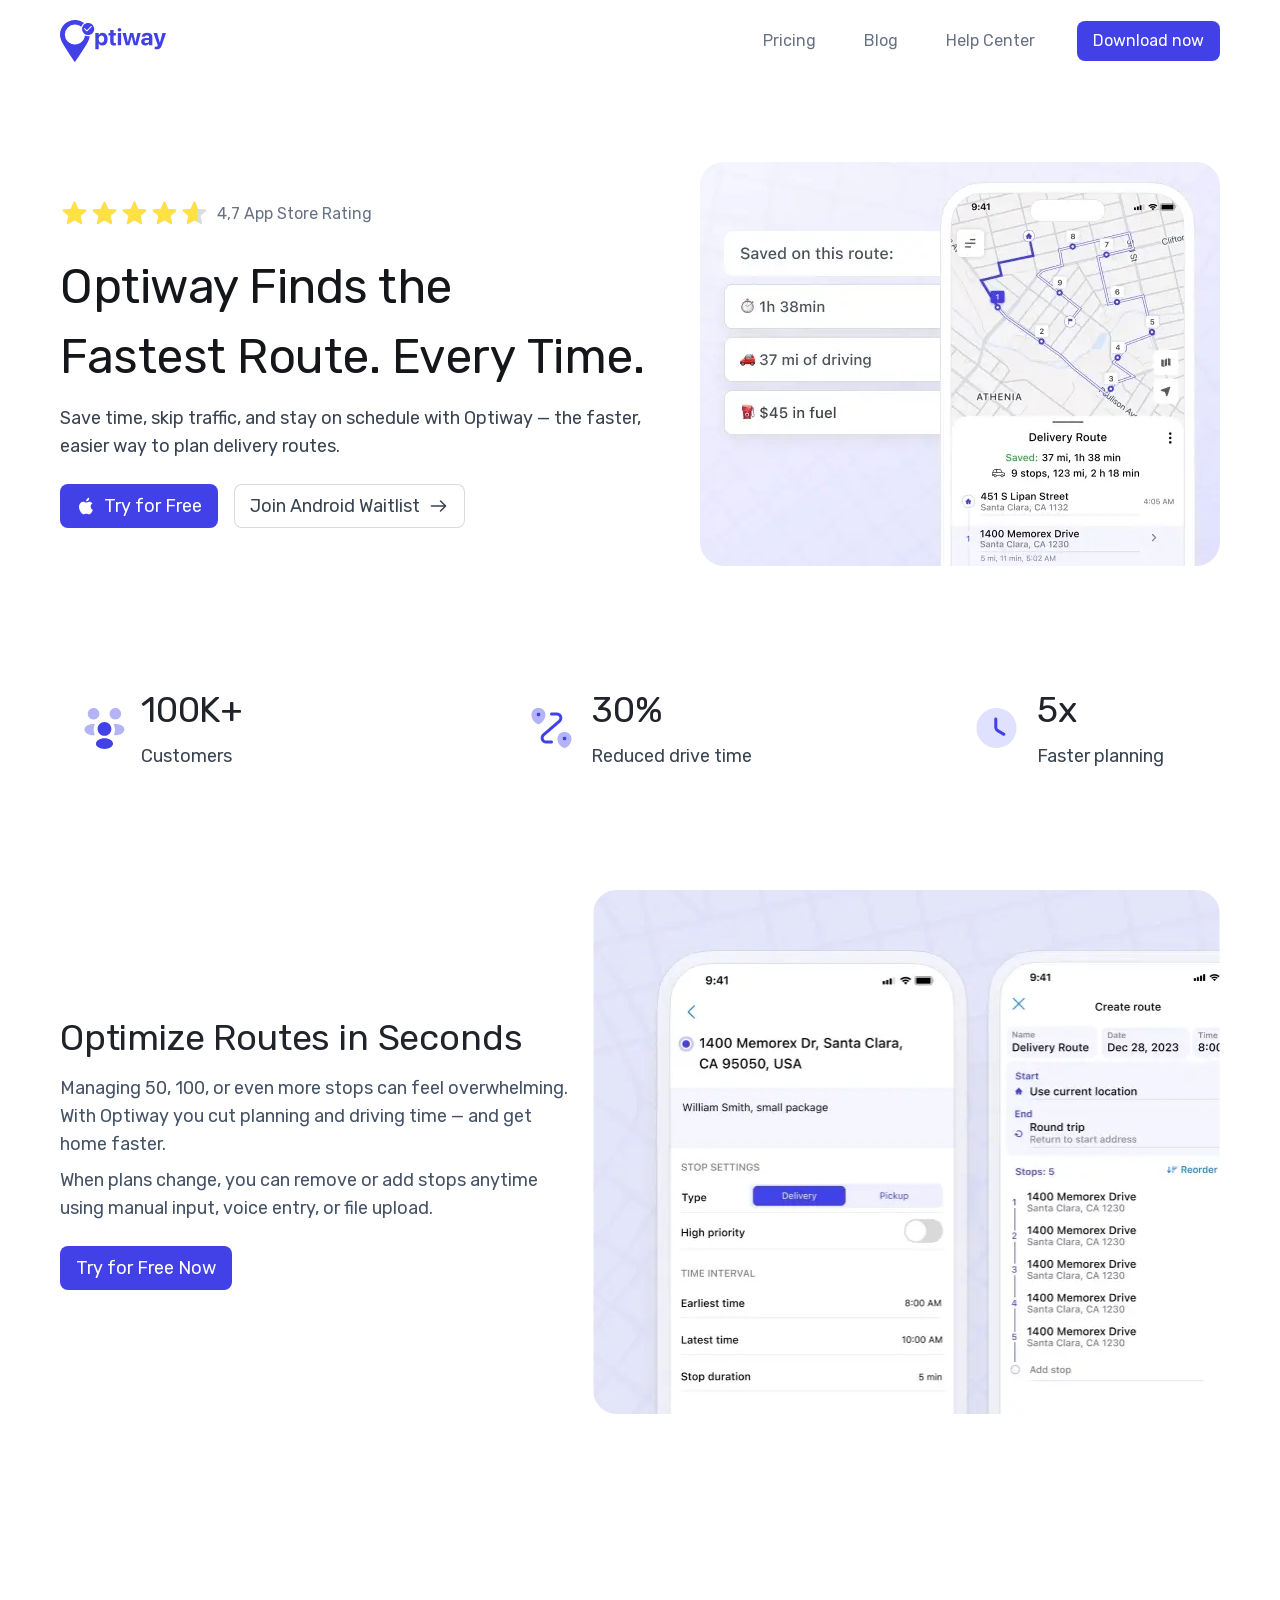
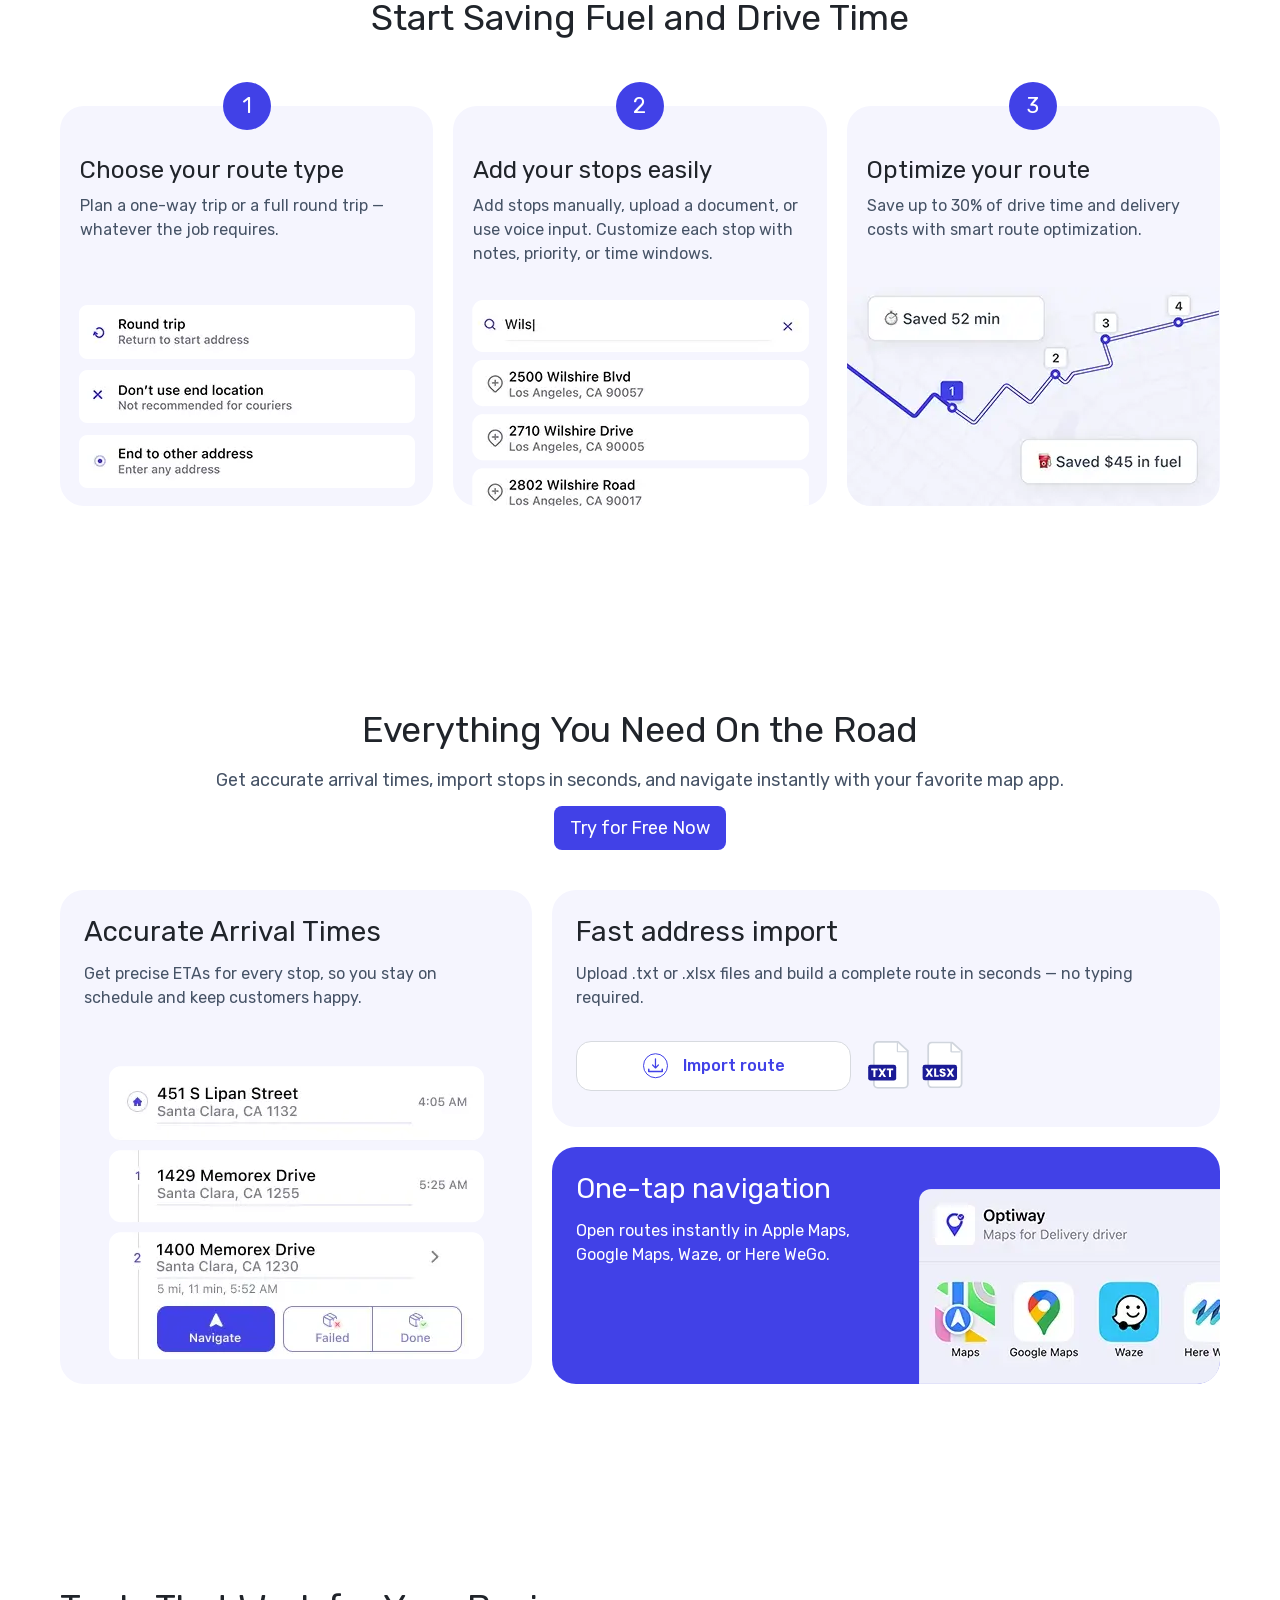
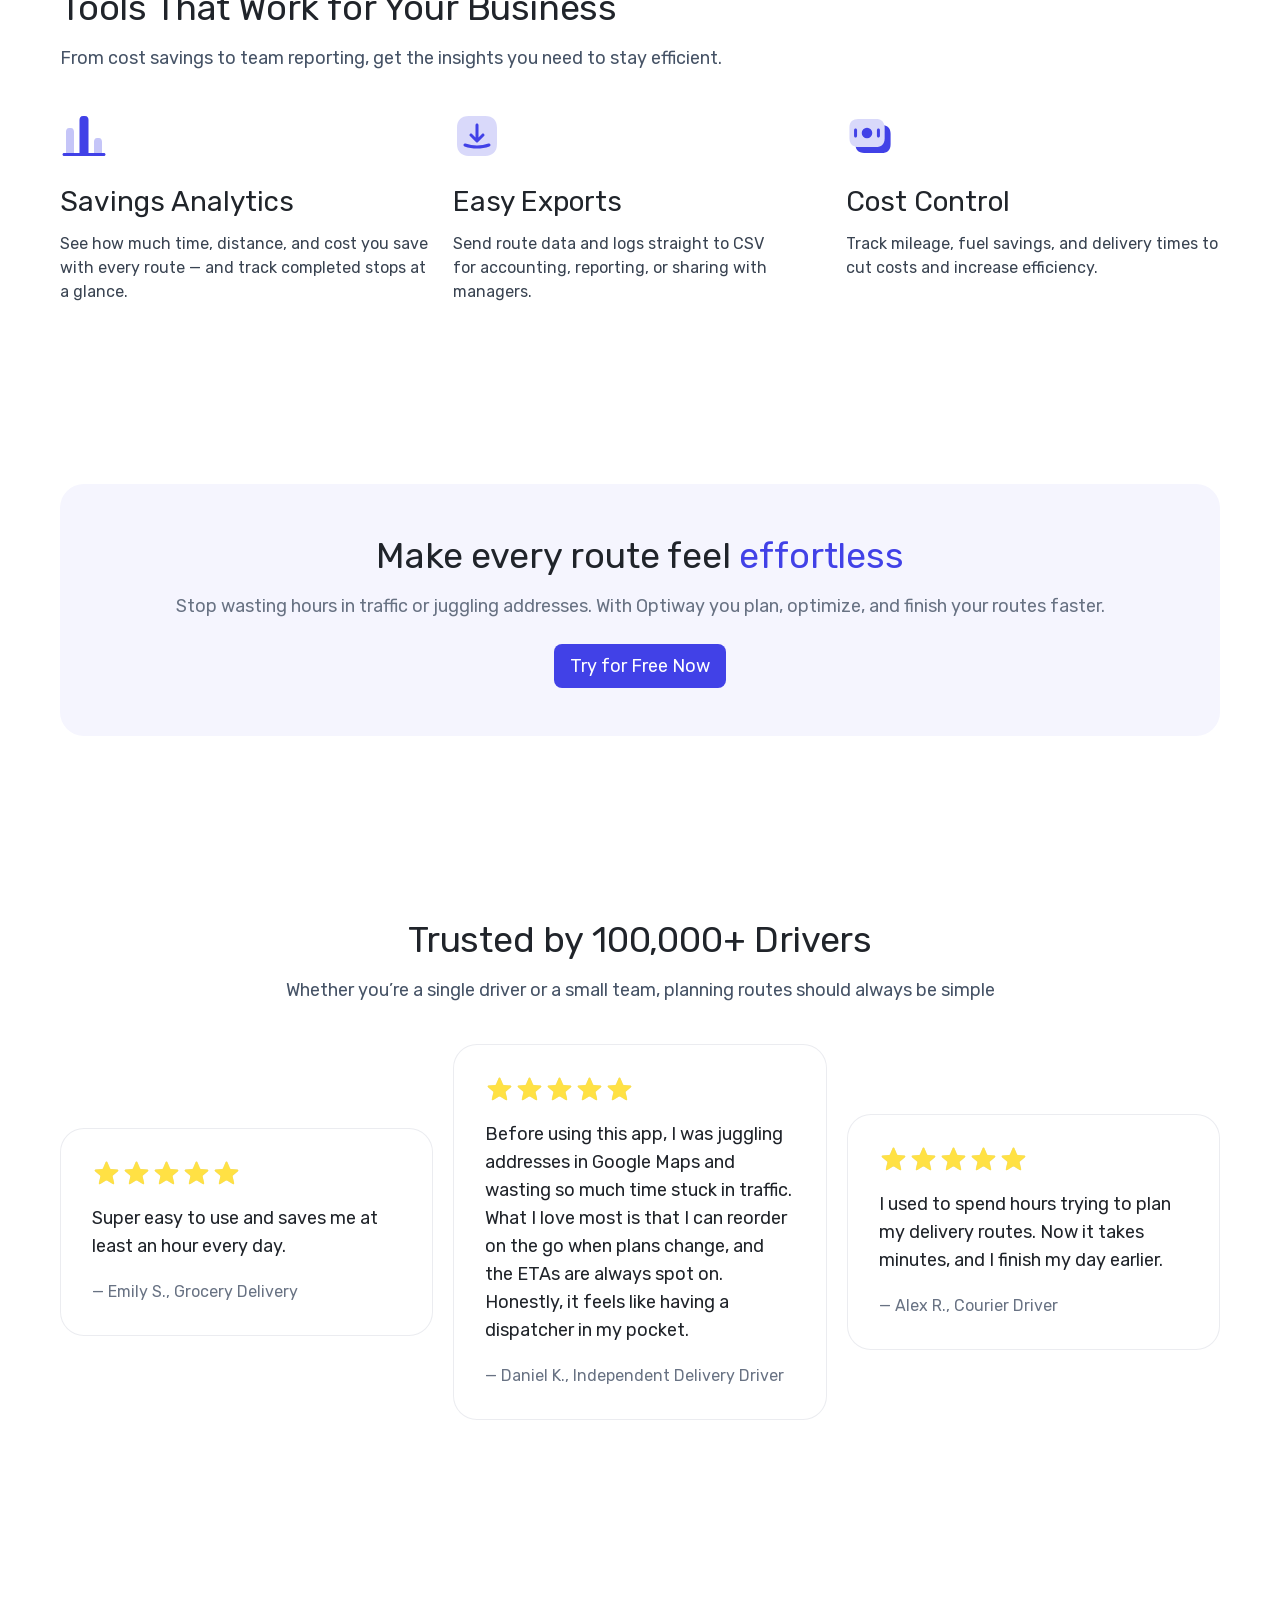
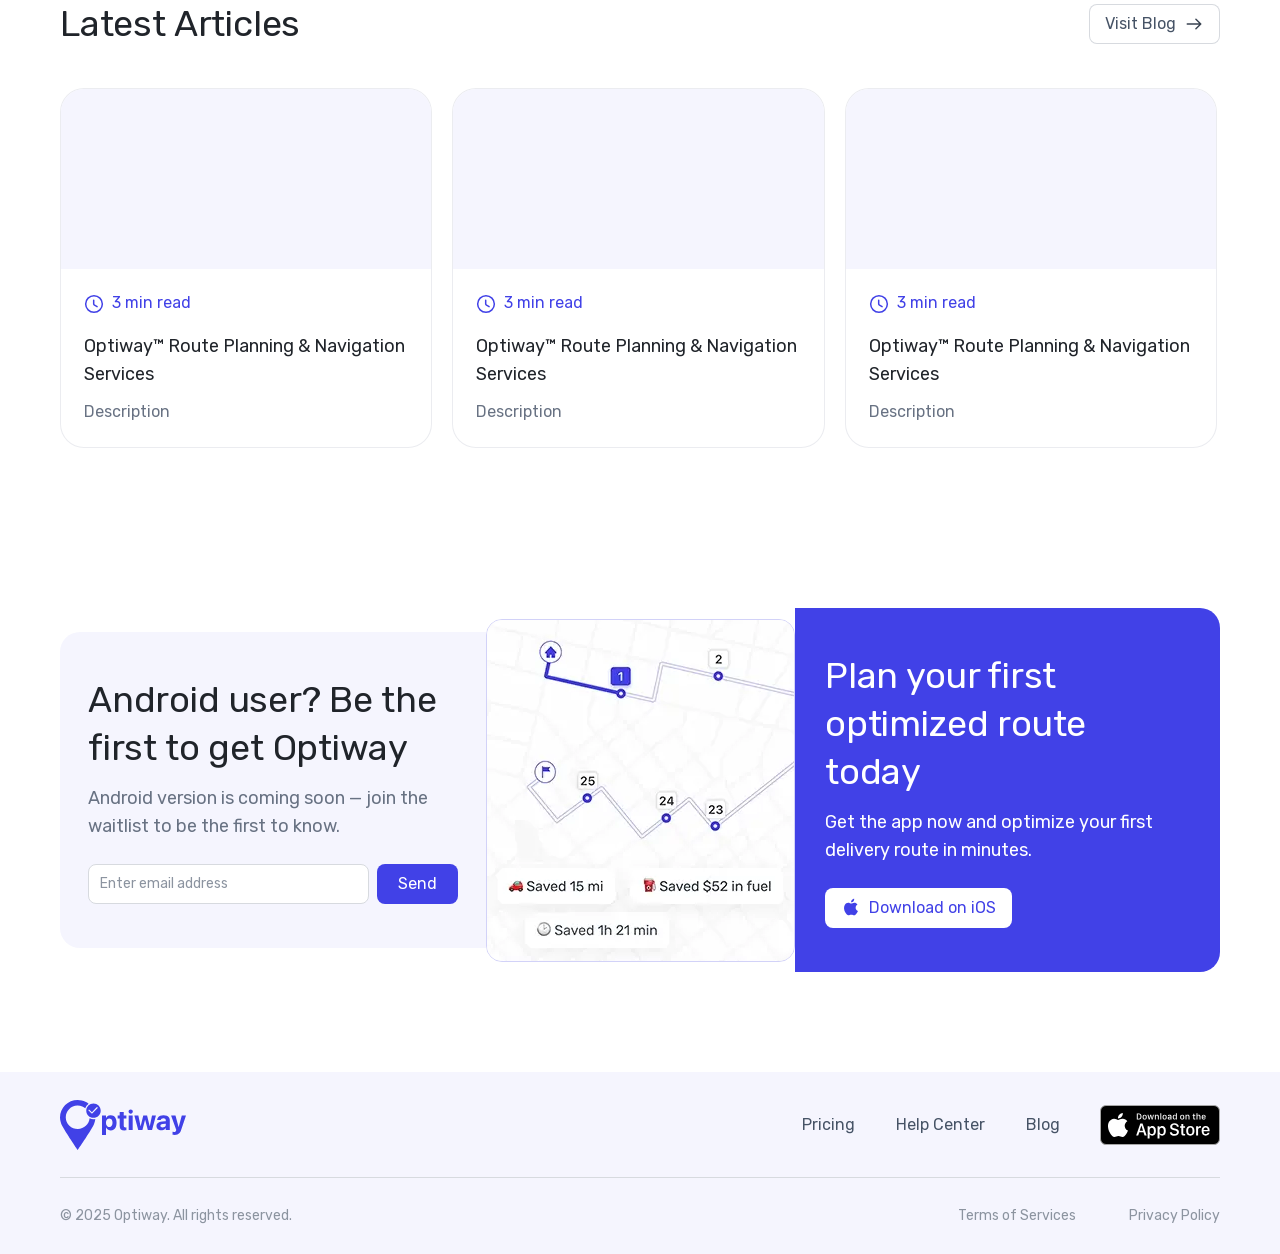
<file: index.html>
<!DOCTYPE html>
<html lang="en">
<head>
    <meta charset="UTF-8">
    <meta http-equiv="X-UA-Compatible" content="IE=edge">
    <meta name="viewport" content="width=device-width, initial-scale=1">

    <title>Optiway Route Planner</title>
    <meta name="description" content="A route planner with a nice interface that helps you build a route up to 200 driving directions  and simplifies delivery">
    <meta name="keywords" content="multiple route planner app, how to add multiple address in google maps, free route planner app for delivery drivers, fastest driving route, aa autoroute, fastest route, make a route, plan my route, plot a route, driving direction by car, routeplanners, circuit app, driving directions shortest route, delivery route planner, create itinerary map, driving directions mapquest, best route planner, route planning, apple maps route planner, route optimization, free route planner, google maps truck route, map a route, route planner, route mapper, plan a route on google maps, directions by car, route planner app, app to optimize route, mapquest get driving directions, best routing app, driving directions and maps, get driving directions, multiple stops google maps, mapquest directions, aa route planner, route maker app, route maps, best driving routes, direction app, map my route, best gps app, map routing app, route finder, google route planner, google navigation app, best driving routes">
    <link rel="canonical" href="https://optiway-app.com/">

    <link rel="preload" href="assets/fonts/rubik-regular.woff2" as="font" type="font/woff2" crossorigin>
    <style>
        @font-face {font-family: 'Rubik';font-style: normal;font-weight: 300 900;font-display: swap;src: url('./assets/fonts/rubik-regular.woff2') format('woff2');unicode-range: U+0000-00FF, U+0131, U+0152-0153, U+02BB-02BC, U+02C6, U+02DA, U+02DC, U+0304, U+0308, U+0329, U+2000-206F, U+20AC, U+2122, U+2191, U+2193, U+2212, U+2215, U+FEFF, U+FFFD;}
        @font-face {font-family: 'Rubik';font-style: italic;font-weight: 300 900;font-display: swap;src: url('./assets/fonts/rubik-italic.woff2') format('woff2');unicode-range: U+0000-00FF, U+0131, U+0152-0153, U+02BB-02BC, U+02C6, U+02DA, U+02DC, U+0304, U+0308, U+0329, U+2000-206F, U+20AC, U+2122, U+2191, U+2193, U+2212, U+2215, U+FEFF, U+FFFD;}
    </style>

    <link href="assets/css/style.css" rel="stylesheet">

    <script src="assets/js/script.js" defer></script>

    <link rel="icon" type="image/png" href="assets/favicon/favicon-96x96.png" sizes="96x96">
    <link rel="icon" type="image/svg+xml" href="assets/favicon/favicon.svg">
    <link rel="shortcut icon" href="assets/favicon/favicon.ico">
    <link rel="apple-touch-icon" sizes="180x180" href="assets/favicon/apple-touch-icon.png">
    <meta name="apple-mobile-web-app-title" content="Optiway">
    <link rel="manifest" href="assets/favicon/site.webmanifest">
</head>
<body>

<header class="header">
    <div class="container">
        <figure class="header__logo"><a href="./" title="Optiway Route Planner"><img src="assets/img/logo.svg" width="92" height="36" alt="Optiway" title="Optiway" loading="eager"></a></figure>
        <nav class="header__nav">
            <div class="header__space">
                <menu class="header__menu">
                    <li class="only-mobile"><a href="index.html">Home</a></li>
                    <li><a href="pricing.html">Pricing</a></li>
                    <li><a href="blog.html">Blog</a></li>
                    <li><a href="help.html" title="Help Center">Help Center</a></li>
                </menu>
                <div class="header__overlay"></div>
            </div>
        </nav>
        <div class="header__button">
            <a href="https://apps.apple.com/app/apple-store/id1641843155?pt=124257092&ct=website-2&mt=8" class="btn" target="_blank" rel="noopener noreferrer" title="Download now">Download<span>&nbsp;now</span></a>
        </div>
        <div class="header__toggle"><span></span></div>
    </div>
</header>

<main class="page page--home">
    <article class="container">
        <header class="hero has-animation">
            <div class="hero__content">
                <div class="hero__rating">
                    <div class="stars"><div style="width:92%"></div></div>
                    <em>4,7 App Store Rating</em>
                </div>
                <h1 class="hero__heading">Optiway Finds the Fastest&nbsp;Route. Every&nbsp;Time.</h1>
                <p class="hero__subheading">Save time, skip traffic, and stay on schedule with Optiway &mdash; the faster, easier way to plan delivery routes.</p>
                <div class="hero__buttons">
                    <a href="https://apps.apple.com/app/apple-store/id1641843155?pt=124257092&ct=website-2&mt=8" class="btn btn--large" target="_blank" rel="noopener noreferrer" title="Try for Free Now"><svg width="20" height="20"><use href="assets/img/sprite.svg#apple"></use></svg>Try for Free</a>
                    <a href="#join-waitlist" class="btn btn--large btn--outline">Join Android Waitlist<svg width="21" height="20"><use href="assets/img/sprite.svg#arrow-right"></use></svg></a>
                </div>
            </div>
            <picture class="hero__image">
                <source srcset="assets/img/hero/hero.webp 1x, assets/img/hero/hero@2x.webp 2x, assets/img/hero/hero@3x.webp 3x" width="520" height="404" media="(min-width: 572px)" type="image/webp">
                <img src="assets/img/hero/hero-mobile.webp" srcset="assets/img/hero/hero-mobile.webp 1x, assets/img/hero/hero-mobile@2x.webp 2x, assets/img/hero/hero-mobile@3x.webp 3x" width="337" height="262" alt="Optiway iPhone App" title="Optiway iPhone App" loading="eager">
            </picture>
        </header>

        <ul class="stats has-animation">
            <li><svg width="49" height="48"><use href="assets/img/sprite.svg#customers"></use></svg><em>100K+</em><span>Customers</span></li>
            <li><svg width="49" height="48"><use href="assets/img/sprite.svg#drive"></use></svg><em>30%</em><span>Reduced drive time</span></li>
            <li><svg width="49" height="48"><use href="assets/img/sprite.svg#clock"></use></svg><em>5x</em><span>Faster planning</span></li>
        </ul>

        <section class="feature has-animation">
            <div class="feature__content">
                <h2>Optimize Routes in Seconds</h2>
                <p>Managing 50, 100, or even more stops can feel overwhelming. With Optiway you cut planning and driving time &mdash; and get home faster.</p>
                <p>When plans change, you can remove or add stops anytime using manual input, voice entry, or file upload.</p>
                <a href="https://apps.apple.com/app/apple-store/id1641843155?pt=124257092&ct=website-2&mt=8" class="btn btn--large" target="_blank" rel="noopener noreferrer" title="Try for Free Now">Try for Free Now</a>
            </div>
            <picture class="feature__image">
                <source srcset="assets/img/feature/feature.webp 1x, assets/img/feature/feature@2x.webp 2x, assets/img/feature/feature@3x.webp 3x" width="628" height="524" media="(min-width: 572px)" type="image/webp">
                <img src="assets/img/feature/feature-mobile.webp" srcset="assets/img/feature/feature-mobile.webp 1x, assets/img/feature/feature-mobile@2x.webp 2x, assets/img/feature/feature-mobile@3x.webp 3x" width="343" height="288" alt="Optiway iPhone App" title="Optiway iPhone App" loading="lazy">
            </picture>
        </section>

        <section class="steps has-animation">
            <header class="head head--center">
                <h2>Start Saving Fuel and Drive Time</h2>
            </header>
            <div class="steps__list">
                <section class="step">
                    <h3 class="h4">Choose your route type</h3>
                    <p>Plan a one-way trip or a full round trip &mdash; whatever the job requires.</p>
                    <picture class="step__image">
                        <source srcset="assets/img/steps/step-1.webp 1x, assets/img/steps/step-1@2x.webp 2x, assets/img/steps/step-1@3x.webp 3x" width="372" height="219" media="(min-width: 1280px)" type="image/webp">
                        <img src="assets/img/steps/step-1-mobile.webp" srcset="assets/img/steps/step-1-mobile.webp 1x, assets/img/steps/step-1-mobile@2x.webp 2x, assets/img/steps/step-1-mobile@3x.webp 3x" width="342" height="210" alt="Optiway - Step 1 - Choose your route type" title="Optiway - Step 1 - Choose your route type" loading="lazy">
                    </picture>
                </section>
                <section class="step">
                    <h3 class="h4">Add your stops easily</h3>
                    <p>Add stops manually, upload a document, or use voice input. Customize each stop with notes, priority, or time windows.</p>
                    <picture class="step__image">
                        <source srcset="assets/img/steps/step-2.webp 1x, assets/img/steps/step-2@2x.webp 2x, assets/img/steps/step-2@3x.webp 3x" width="372" height="219" media="(min-width: 1280px)" type="image/webp">
                        <img src="assets/img/steps/step-2-mobile.webp" srcset="assets/img/steps/step-2-mobile.webp 1x, assets/img/steps/step-2-mobile@2x.webp 2x, assets/img/steps/step-2-mobile@3x.webp 3x" width="342" height="210" alt="Optiway - Step 2 - Add your stops easily" title="Optiway - Step 2 - Add your stops easily" loading="lazy">
                    </picture>
                </section>
                <section class="step">
                    <h3 class="h4">Optimize your route</h3>
                    <p>Save up to 30% of drive time and delivery costs with smart route optimization.</p>
                    <picture class="step__image">
                        <source srcset="assets/img/steps/step-3.webp 1x, assets/img/steps/step-3@2x.webp 2x, assets/img/steps/step-3@3x.webp 3x" width="372" height="219" media="(min-width: 1280px)" type="image/webp">
                        <img src="assets/img/steps/step-3-mobile.webp" srcset="assets/img/steps/step-3-mobile.webp 1x, assets/img/steps/step-3-mobile@2x.webp 2x, assets/img/steps/step-3-mobile@3x.webp 3x" width="342" height="210" alt="Optiway - Step 3 - Optimize your route" title="Optiway - Step 3 - Optimize your route" loading="lazy">
                    </picture>
                </section>
            </div>
        </section>

        <section class="features has-animation">
            <header class="head head--center">
                <h2>Everything You Need On the Road</h2>
                <p>Get accurate arrival times, import stops in seconds, and navigate instantly with your favorite map app.</p>
                <a href="https://apps.apple.com/app/apple-store/id1641843155?pt=124257092&ct=website-2&mt=8" class="btn btn--large" target="_blank" rel="noopener noreferrer" title="Try for Free Now">Try for Free Now</a>
            </header>
            <div class="features__row">
                <div class="features__col">
                    <section class="features__entry">
                        <header class="features__head">
                            <h3>Accurate Arrival Times</h3>
                            <p>Get precise ETAs for every stop, so you stay on schedule and keep customers happy.</p>
                        </header>
                        <picture class="features__image">
                            <img src="assets/img/features/arrival-times.webp" srcset="assets/img/features/arrival-times.webp 1x, assets/img/features/arrival-times@2x.webp 2x, assets/img/features/arrival-times@3x.webp 3x" width="375" height="294" alt="Optiway iPhone App" title="Optiway iPhone App - Accurate Arrival Times" loading="lazy">
                        </picture>
                    </section>
                </div>
                <div class="features__col">
                    <section class="features__entry features__entry--blue">
                        <header class="features__head">
                            <h3>One-tap navigation</h3>
                            <p>Open routes instantly in Apple Maps, Google&nbsp;Maps, Waze, or Here WeGo.</p>
                        </header>
                        <picture class="features__image">
                            <img src="assets/img/features/navigation.webp" srcset="assets/img/features/navigation.webp 1x, assets/img/features/navigation@2x.webp 2x, assets/img/features/navigation@3x.webp 3x" width="375" height="195" alt="Optiway iPhone App" title="Optiway iPhone App - One-tap navigation" loading="lazy">
                        </picture>
                    </section>
                    <section class="features__entry">
                        <header class="features__head">
                            <h3>Fast address import</h3>
                            <p>Upload .txt or .xlsx files and build a complete route in seconds &mdash; no typing required.</p>
                        </header>
                        <div class="features__import">
                            <em><svg width="25" height="26"><use href="assets/img/sprite.svg#import"></use></svg><span>Import route</span></em>
                            <ul>
                                <li><svg width="62" height="62"><use href="assets/img/sprite.svg#txt"></use></svg></li>
                                <li><svg width="63" height="62"><use href="assets/img/sprite.svg#xslx"></use></svg></li>
                            </ul>
                        </div>
                    </section>
                </div>
            </div>
        </section>

        <section class="tools has-animation">
            <header class="head">
                <h2>Tools That Work for Your Business</h2>
                <p>From cost savings to team reporting, get the insights you need to stay efficient.</p>
            </header>
            <div class="tools__list">
                <section class="tools__entry">
                    <svg class="tools__icon" width="48" height="48"><use href="assets/img/sprite.svg#analytics"></use></svg>
                    <h3>Savings Analytics</h3>
                    <p>See how much time, distance, and cost you save with every route &mdash; and track completed stops at a glance.</p>
                </section>
                <section class="tools__entry">
                    <svg class="tools__icon" width="48" height="48"><use href="assets/img/sprite.svg#exports"></use></svg>
                    <h3>Easy Exports</h3>
                    <p>Send route data and logs straight to CSV for&nbsp;accounting, reporting, or sharing with managers.</p>
                </section>
                <section class="tools__entry">
                    <svg class="tools__icon" width="48" height="48"><use href="assets/img/sprite.svg#control"></use></svg>
                    <h3>Cost Control</h3>
                    <p>Track mileage, fuel savings, and delivery times to cut costs and increase efficiency.</p>
                </section>
            </div>
        </section>

        <section class="cta has-animation">
            <div class="cta__content cta--gray">
                <h2 class="cta__heading">Make every route feel <em>effortless</em></h2>
                <p>Stop wasting hours in traffic or juggling addresses. With Optiway you plan, optimize, and finish your routes faster.</p>
                <a href="https://apps.apple.com/app/apple-store/id1641843155?pt=124257092&ct=website-2&mt=8" class="btn" target="_blank" rel="noopener noreferrer" title="Try for Free Now">Try for Free Now</a>
            </div>
        </section>

        <section class="testimonials has-animation">
            <header class="head">
                <h2>Trusted by 100,000+ Drivers</h2>
                <p>Whether you’re a single driver or a small team, planning routes should always be simple</p>
            </header>
            <div class="testimonials__list">
                <figure class="testimonial">
                    <div class="stars"><div style="width:100%"></div></div>
                    <blockquote>
                        <p>Super easy to use and saves me at least an hour every day.</p>
                    </blockquote>
                    <figcaption>&mdash; Emily S., Grocery Delivery</figcaption>
                </figure>
                <figure class="testimonial">
                    <div class="stars"><div style="width:100%"></div></div>
                    <blockquote>
                        <p>Before using this app, I was juggling addresses in Google Maps and wasting so much time stuck in traffic. What I love most is that I can reorder on the go when plans change, and the ETAs are always spot on. Honestly, it feels like having a dispatcher in my pocket.</p>
                    </blockquote>
                    <figcaption>&mdash; Daniel K., Independent Delivery Driver</figcaption>
                </figure>
                <figure class="testimonial">
                    <div class="stars"><div style="width:100%"></div></div>
                    <blockquote>
                        <p>I used to spend hours trying to plan my delivery routes. Now it takes minutes, and I finish my day earlier.</p>
                    </blockquote>
                    <figcaption>&mdash; Alex R., Courier Driver</figcaption>
                </figure>
            </div>
        </section>

        <section class="articles articles--index has-animation">
            <header class="head">
                <h2>Latest Articles</h2>
            </header>
            <div class="articles__slider articles__slider--mobile" data-active="0">
                <div class="articles__list">
                    <section class="article">
                        <a href="blog-post.html" class="article__link">
                            <picture class="article__image"><img src="assets/img/blog/preview.png" srcset="assets/img/blog/preview.png 1x, assets/img/blog/preview@2x.png 2x, assets/img/blog/preview@3x.png 3x" width="374" height="180" alt="Optiway Route Planning" title="Optiway Route Planning" loading="eager"></picture>
                            <time class="article__time">3 min read</time>
                            <h3 class="h5 article__title">Optiway&trade; Route Planning &amp; Navigation Services</h3>
                            <p>Description</p>
                        </a>
                    </section>
                    <section class="article">
                        <a href="blog-post.html" class="article__link">
                            <picture class="article__image"><img src="assets/img/blog/preview.png" srcset="assets/img/blog/preview.png 1x, assets/img/blog/preview@2x.png 2x, assets/img/blog/preview@3x.png 3x" width="374" height="180" alt="Optiway Route Planning" title="Optiway Route Planning" loading="eager"></picture>
                            <time class="article__time">3 min read</time>
                            <h3 class="h5 article__title">Optiway&trade; Route Planning &amp; Navigation Services</h3>
                            <p>Description</p>
                        </a>
                    </section>
                    <section class="article">
                        <a href="blog-post.html" class="article__link">
                            <picture class="article__image"><img src="assets/img/blog/preview.png" srcset="assets/img/blog/preview.png 1x, assets/img/blog/preview@2x.png 2x, assets/img/blog/preview@3x.png 3x" width="374" height="180" alt="Optiway Route Planning" title="Optiway Route Planning" loading="eager"></picture>
                            <time class="article__time">3 min read</time>
                            <h3 class="h5 article__title">Optiway&trade; Route Planning &amp; Navigation Services</h3>
                            <p>Description</p>
                        </a>
                    </section>
                </div>
            </div>
            <a href="blog.html" class="btn btn--outline articles__more" title="Visit Blog">Visit&nbsp;Blog <svg width="20" height="20"><use href="assets/img/sprite.svg#arrow-right"></use></svg></a>
        </section>

        <div class="cta cta--advanced has-animation">
            <section class="cta__content cta--blue">
                <h2 class="cta__heading">Plan your first optimized route today</h2>
                <p>Get the app now and optimize your first delivery route in minutes.</p>
                <a href="https://apps.apple.com/app/apple-store/id1641843155?pt=124257092&ct=website-2&mt=8" class="btn btn--white" target="_blank" rel="noopener noreferrer" title="Download on iOS"><svg width="20" height="20"><use href="assets/img/sprite.svg#apple-blue"></use></svg> Download on iOS</a>
            </section>
            <figure class="cta__map"><img src="assets/img/cta/map.webp" srcset="assets/img/cta/map.webp, assets/img/cta/map@2x.webp 2x, assets/img/cta/map@3x.webp 3x" width="307" height="341" alt="Map" title="Map" loading="lazy"></figure>
            <section id="join-waitlist" class="cta__content cta--gray">
                <h2 class="cta__heading">Android user? Be the first to get Optiway</h2>
                <p>Android version is coming soon &mdash; join the waitlist to be the first to know.</p>
                <form action="#" class="form form-subscribe form-validate" novalidate>
                    <div class="form-group"><input class="form-control" type="email" maxlength="50" required value="" placeholder="Enter email address"></div>
                    <button type="submit" class="btn"><span class="form-submit-text">Send</span></button>
                </form>
            </section>
        </div>
    </article>
</main>

<footer class="footer">
    <div class="container">
        <figure class="footer__logo"><a href="index.html" title="Optiway Route Planner"><img src="assets/img/logo.svg" width="126" height="50" alt="Optiway" title="Optiway" loading="lazy"></a></figure>
        <menu class="footer__menu">
            <li><a href="pricing.html" title="Pricing">Pricing</a></li>
            <li><a href="help.html" title="Help Center">Help Center</a></li>
            <li><a href="blog.html" title="Blog">Blog</a></li>
        </menu>
        <div class="footer__download"><a href="https://apps.apple.com/app/apple-store/id1641843155?pt=124257092&ct=website-2&mt=8" target="_blank" rel="noopener noreferrer" title="Download on the App Store"><img src="./assets/img/appstore.svg" width="120" height="40" alt="Download on the App Store" title="Download on the App Store" loading="lazy"></a></div>
        <hr class="footer__line">
        <p class="footer__copyright">&copy; 2025 Optiway. All rights reserved.</p>
        <menu class="footer__links">
            <li><a href="#" title="Terms of Services">Terms of Services</a></li>
            <li><a href="#" title="Privacy Policy">Privacy Policy</a></li>
        </menu>
    </div>
</footer>

</body>
</html>
</file>
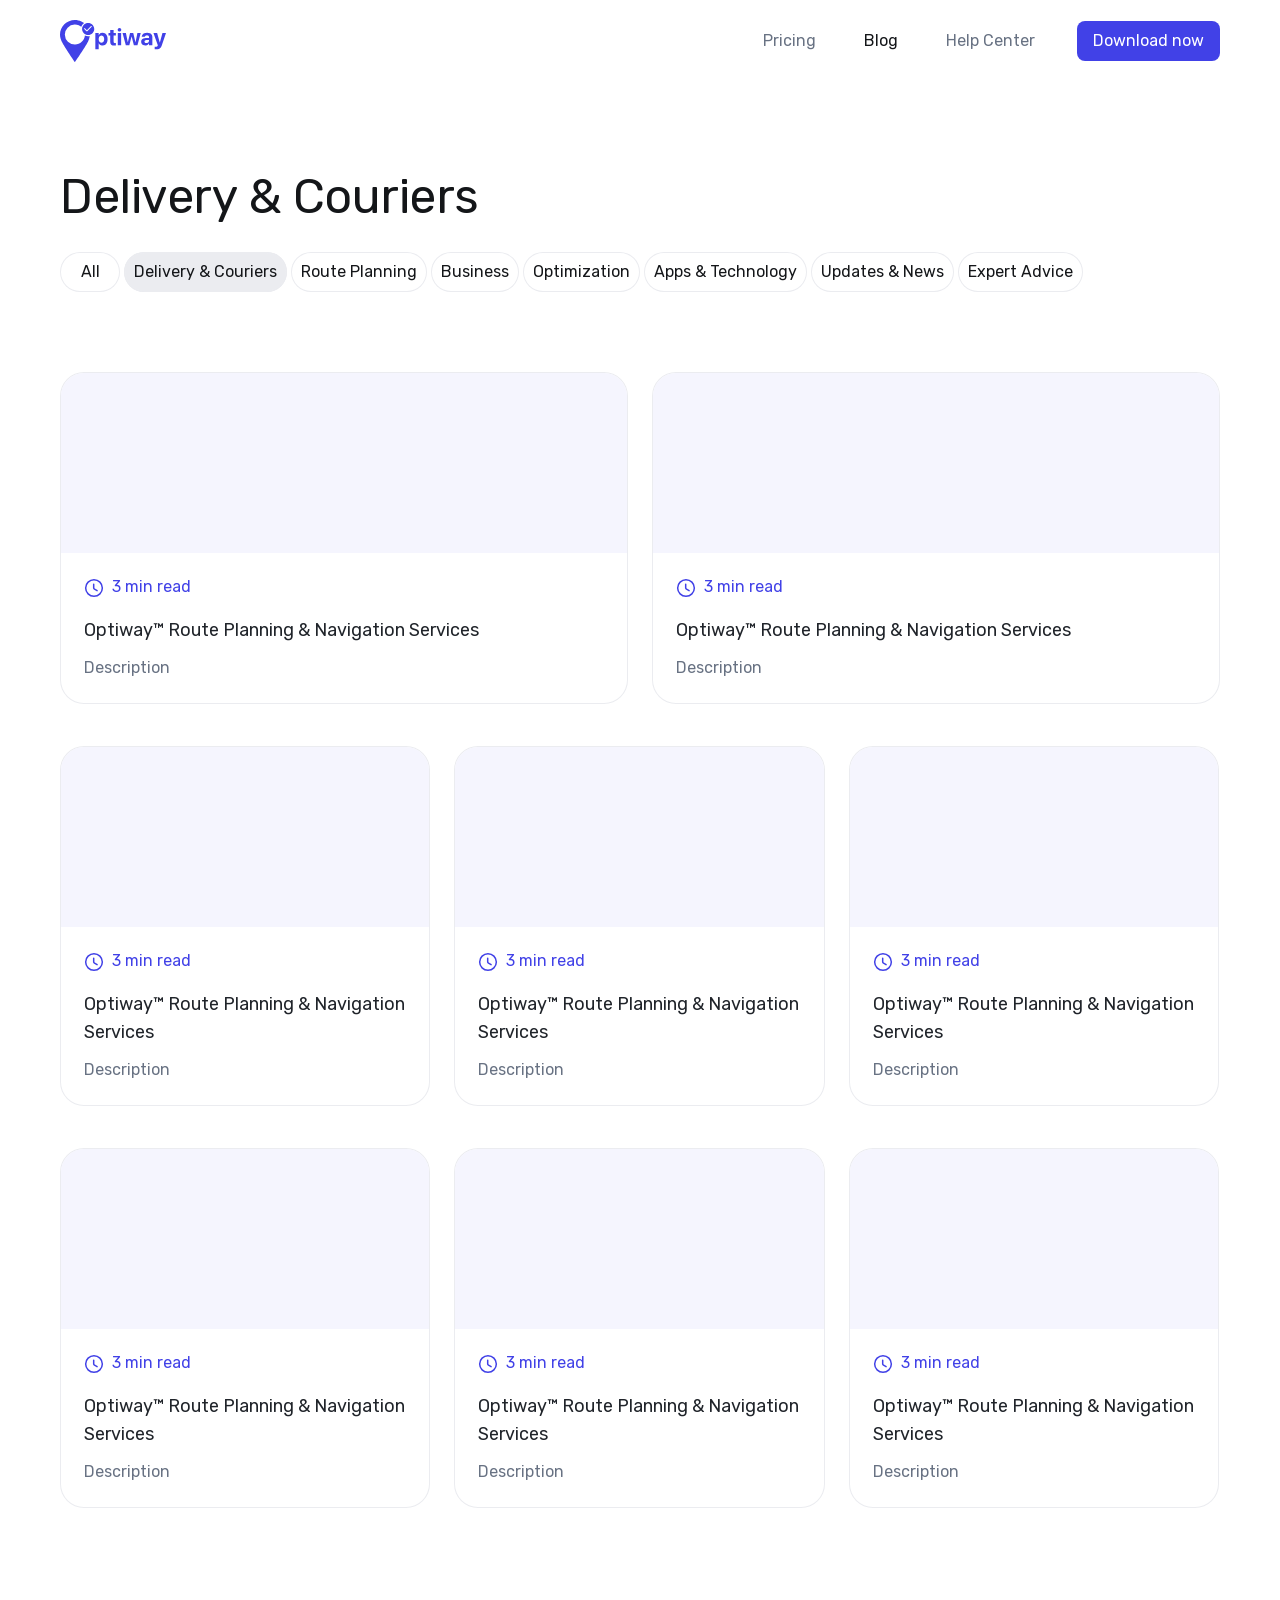
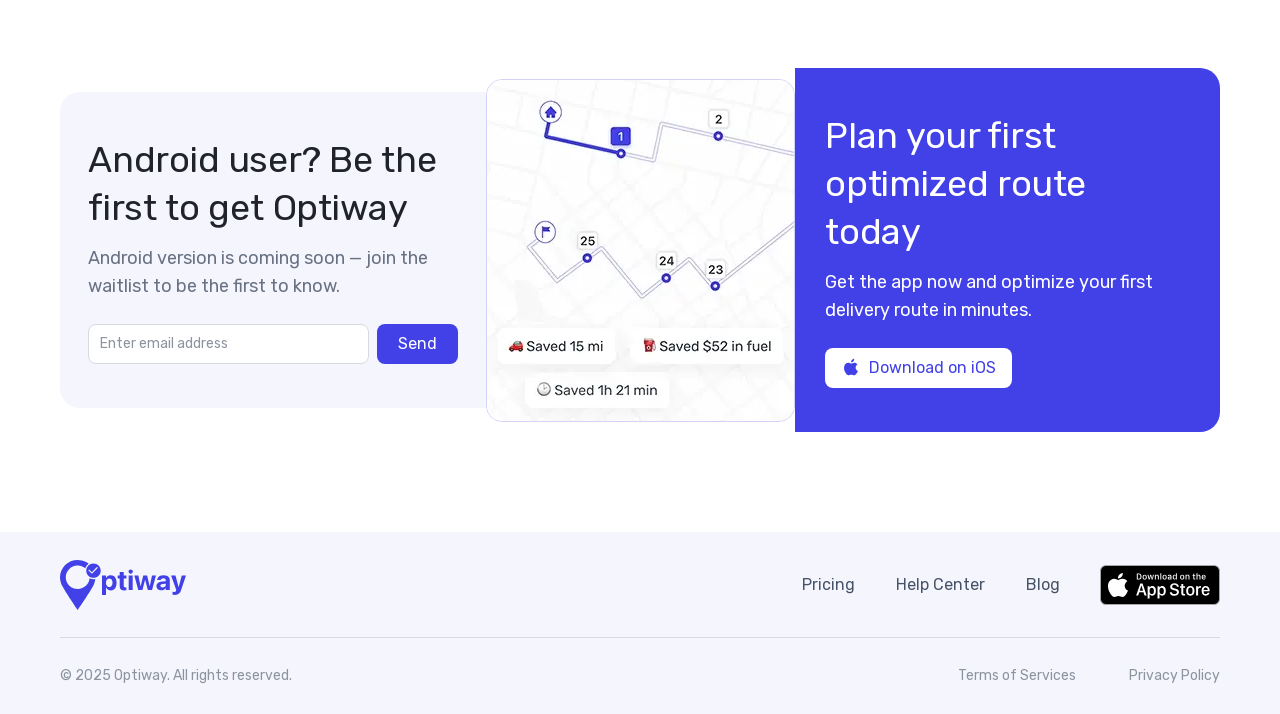
<file: blog-category.html>
<!DOCTYPE html>
<html lang="en">
<head>
    <meta charset="UTF-8">
    <meta http-equiv="X-UA-Compatible" content="IE=edge">
    <meta name="viewport" content="width=device-width, initial-scale=1">

    <title>Blog - Optiway Route Planner</title>
    <meta name="description" content="A route planner with a nice interface that helps you build a route up to 200 driving directions  and simplifies delivery">
    <meta name="keywords" content="multiple route planner app, how to add multiple address in google maps, free route planner app for delivery drivers, fastest driving route, aa autoroute, fastest route, make a route, plan my route, plot a route, driving direction by car, routeplanners, circuit app, driving directions shortest route, delivery route planner, create itinerary map, driving directions mapquest, best route planner, route planning, apple maps route planner, route optimization, free route planner, google maps truck route, map a route, route planner, route mapper, plan a route on google maps, directions by car, route planner app, app to optimize route, mapquest get driving directions, best routing app, driving directions and maps, get driving directions, multiple stops google maps, mapquest directions, aa route planner, route maker app, route maps, best driving routes, direction app, map my route, best gps app, map routing app, route finder, google route planner, google navigation app, best driving routes">
    <link rel="canonical" href="https://optiway-app.com/">

    <link rel="preload" href="assets/fonts/rubik-regular.woff2" as="font" type="font/woff2" crossorigin>
    <style>
        @font-face {font-family: 'Rubik';font-style: normal;font-weight: 300 900;font-display: swap;src: url('./assets/fonts/rubik-regular.woff2') format('woff2');unicode-range: U+0000-00FF, U+0131, U+0152-0153, U+02BB-02BC, U+02C6, U+02DA, U+02DC, U+0304, U+0308, U+0329, U+2000-206F, U+20AC, U+2122, U+2191, U+2193, U+2212, U+2215, U+FEFF, U+FFFD;}
        @font-face {font-family: 'Rubik';font-style: italic;font-weight: 300 900;font-display: swap;src: url('./assets/fonts/rubik-italic.woff2') format('woff2');unicode-range: U+0000-00FF, U+0131, U+0152-0153, U+02BB-02BC, U+02C6, U+02DA, U+02DC, U+0304, U+0308, U+0329, U+2000-206F, U+20AC, U+2122, U+2191, U+2193, U+2212, U+2215, U+FEFF, U+FFFD;}
    </style>

    <link href="assets/css/style.css" rel="stylesheet">

    <script src="assets/js/script.js" defer></script>

    <link rel="icon" type="image/png" href="assets/favicon/favicon-96x96.png" sizes="96x96">
    <link rel="icon" type="image/svg+xml" href="assets/favicon/favicon.svg">
    <link rel="shortcut icon" href="assets/favicon/favicon.ico">
    <link rel="apple-touch-icon" sizes="180x180" href="assets/favicon/apple-touch-icon.png">
    <meta name="apple-mobile-web-app-title" content="Optiway">
    <link rel="manifest" href="assets/favicon/site.webmanifest">
</head>
<body>

<header class="header">
    <div class="container">
        <figure class="header__logo"><a href="./" title="Optiway Route Planner"><img src="assets/img/logo.svg" width="92" height="36" alt="Optiway" title="Optiway" loading="eager"></a></figure>
        <nav class="header__nav">
            <div class="header__space">
                <menu class="header__menu">
                    <li class="only-mobile"><a href="index.html">Home</a></li>
                    <li><a href="pricing.html">Pricing</a></li>
                    <li class="active"><a href="blog.html">Blog</a></li>
                    <li><a href="help.html" title="Help Center">Help Center</a></li>
                </menu>
                <div class="header__overlay"></div>
            </div>
        </nav>
        <div class="header__button">
            <a href="https://apps.apple.com/app/apple-store/id1641843155?pt=124257092&ct=website-2&mt=8" class="btn" target="_blank" rel="noopener noreferrer" title="Download now">Download<span>&nbsp;now</span></a>
        </div>
        <div class="header__toggle"><span></span></div>
    </div>
</header>

<main class="page">
    <article class="container">
        <header class="page-header page-header--smaller">
            <h1>Delivery &amp; Couriers</h1>
            <ul class="tags">
                <li><a href="blog.html">All</a></li>
                <li class="active"><a href="blog-category.html">Delivery &amp; Couriers</a></li>
                <li><a href="blog-category.html">Route Planning</a></li>
                <li><a href="blog-category.html">Business</a></li>
                <li><a href="blog-category.html">Optimization</a></li>
                <li><a href="blog-category.html">Apps &amp; Technology</a></li>
                <li><a href="blog-category.html">Updates &amp; News</a></li>
                <li><a href="blog-category.html">Expert Advice</a></li>
            </ul>
        </header>

        <section class="articles">
            <div class="articles__list articles__list--double">
                <section class="article">
                    <a href="blog-post.html" class="article__link">
                        <picture class="article__image"><img src="assets/img/blog/preview.png" srcset="assets/img/blog/preview.png 1x, assets/img/blog/preview@2x.png 2x, assets/img/blog/preview@3x.png 3x" width="374" height="180" alt="Optiway Route Planning" title="Optiway Route Planning" loading="eager"></picture>
                        <time class="article__time">3 min read</time>
                        <h3 class="h5 article__title">Optiway&trade; Route Planning &amp; Navigation Services</h3>
                        <p>Description</p>
                    </a>
                </section>
                <section class="article">
                    <a href="blog-post.html" class="article__link">
                        <picture class="article__image"><img src="assets/img/blog/preview.png" srcset="assets/img/blog/preview.png 1x, assets/img/blog/preview@2x.png 2x, assets/img/blog/preview@3x.png 3x" width="374" height="180" alt="Optiway Route Planning" title="Optiway Route Planning" loading="eager"></picture>
                        <time class="article__time">3 min read</time>
                        <h3 class="h5 article__title">Optiway&trade; Route Planning &amp; Navigation Services</h3>
                        <p>Description</p>
                    </a>
                </section>
                <section class="article">
                    <a href="blog-post.html" class="article__link">
                        <picture class="article__image"><img src="assets/img/blog/preview.png" srcset="assets/img/blog/preview.png 1x, assets/img/blog/preview@2x.png 2x, assets/img/blog/preview@3x.png 3x" width="374" height="180" alt="Optiway Route Planning" title="Optiway Route Planning" loading="eager"></picture>
                        <time class="article__time">3 min read</time>
                        <h3 class="h5 article__title">Optiway&trade; Route Planning &amp; Navigation Services</h3>
                        <p>Description</p>
                    </a>
                </section>
                <section class="article">
                    <a href="blog-post.html" class="article__link">
                        <picture class="article__image"><img src="assets/img/blog/preview.png" srcset="assets/img/blog/preview.png 1x, assets/img/blog/preview@2x.png 2x, assets/img/blog/preview@3x.png 3x" width="374" height="180" alt="Optiway Route Planning" title="Optiway Route Planning" loading="eager"></picture>
                        <time class="article__time">3 min read</time>
                        <h3 class="h5 article__title">Optiway&trade; Route Planning &amp; Navigation Services</h3>
                        <p>Description</p>
                    </a>
                </section>
                <section class="article">
                    <a href="blog-post.html" class="article__link">
                        <picture class="article__image"><img src="assets/img/blog/preview.png" srcset="assets/img/blog/preview.png 1x, assets/img/blog/preview@2x.png 2x, assets/img/blog/preview@3x.png 3x" width="374" height="180" alt="Optiway Route Planning" title="Optiway Route Planning" loading="eager"></picture>
                        <time class="article__time">3 min read</time>
                        <h3 class="h5 article__title">Optiway&trade; Route Planning &amp; Navigation Services</h3>
                        <p>Description</p>
                    </a>
                </section>
                <section class="article">
                    <a href="blog-post.html" class="article__link">
                        <picture class="article__image"><img src="assets/img/blog/preview.png" srcset="assets/img/blog/preview.png 1x, assets/img/blog/preview@2x.png 2x, assets/img/blog/preview@3x.png 3x" width="374" height="180" alt="Optiway Route Planning" title="Optiway Route Planning" loading="eager"></picture>
                        <time class="article__time">3 min read</time>
                        <h3 class="h5 article__title">Optiway&trade; Route Planning &amp; Navigation Services</h3>
                        <p>Description</p>
                    </a>
                </section>
                <section class="article">
                    <a href="blog-post.html" class="article__link">
                        <picture class="article__image"><img src="assets/img/blog/preview.png" srcset="assets/img/blog/preview.png 1x, assets/img/blog/preview@2x.png 2x, assets/img/blog/preview@3x.png 3x" width="374" height="180" alt="Optiway Route Planning" title="Optiway Route Planning" loading="eager"></picture>
                        <time class="article__time">3 min read</time>
                        <h3 class="h5 article__title">Optiway&trade; Route Planning &amp; Navigation Services</h3>
                        <p>Description</p>
                    </a>
                </section>
                <section class="article">
                    <a href="blog-post.html" class="article__link">
                        <picture class="article__image"><img src="assets/img/blog/preview.png" srcset="assets/img/blog/preview.png 1x, assets/img/blog/preview@2x.png 2x, assets/img/blog/preview@3x.png 3x" width="374" height="180" alt="Optiway Route Planning" title="Optiway Route Planning" loading="eager"></picture>
                        <time class="article__time">3 min read</time>
                        <h3 class="h5 article__title">Optiway&trade; Route Planning &amp; Navigation Services</h3>
                        <p>Description</p>
                    </a>
                </section>
            </div>
        </section>

        <div class="cta cta--advanced">
            <section class="cta__content cta--blue">
                <h2 class="cta__heading">Plan your first optimized route today</h2>
                <p>Get the app now and optimize your first delivery route in minutes.</p>
                <a href="https://apps.apple.com/app/apple-store/id1641843155?pt=124257092&ct=website-2&mt=8" class="btn btn--white" target="_blank" rel="noopener noreferrer" title="Download on iOS"><svg width="20" height="20"><use href="assets/img/sprite.svg#apple-blue"></use></svg> Download on iOS</a>
            </section>
            <figure class="cta__map"><img src="assets/img/cta/map.webp" srcset="assets/img/cta/map.webp, assets/img/cta/map@2x.webp 2x, assets/img/cta/map@3x.webp 3x" width="307" height="341" alt="Map" title="Map" loading="lazy"></figure>
            <section class="cta__content cta--gray">
                <h2 class="cta__heading">Android user? Be the first to get Optiway</h2>
                <p>Android version is coming soon &mdash; join the waitlist to be the first to know.</p>
                <form action="#" class="form form-subscribe form-validate" novalidate>
                    <div class="form-group"><input class="form-control" type="email" maxlength="50" required value="" placeholder="Enter email address"></div>
                    <button type="submit" class="btn"><span class="form-submit-text">Send</span></button>
                </form>
            </section>
        </div>
    </article>
</main>

<footer class="footer">
    <div class="container">
        <figure class="footer__logo"><a href="index.html" title="Optiway Route Planner"><img src="assets/img/logo.svg" width="126" height="50" alt="Optiway" title="Optiway" loading="lazy"></a></figure>
        <menu class="footer__menu">
            <li><a href="pricing.html" title="Pricing">Pricing</a></li>
            <li><a href="help.html" title="Help Center">Help Center</a></li>
            <li><a href="blog.html" title="Blog">Blog</a></li>
        </menu>
        <div class="footer__download"><a href="https://apps.apple.com/app/apple-store/id1641843155?pt=124257092&ct=website-2&mt=8" target="_blank" rel="noopener noreferrer" title="Download on the App Store"><img src="./assets/img/appstore.svg" width="120" height="40" alt="Download on the App Store" title="Download on the App Store" loading="lazy"></a></div>
        <hr class="footer__line">
        <p class="footer__copyright">&copy; 2025 Optiway. All rights reserved.</p>
        <menu class="footer__links">
            <li><a href="#" title="Terms of Services">Terms of Services</a></li>
            <li><a href="#" title="Privacy Policy">Privacy Policy</a></li>
        </menu>
    </div>
</footer>

</body>
</html>
</file>
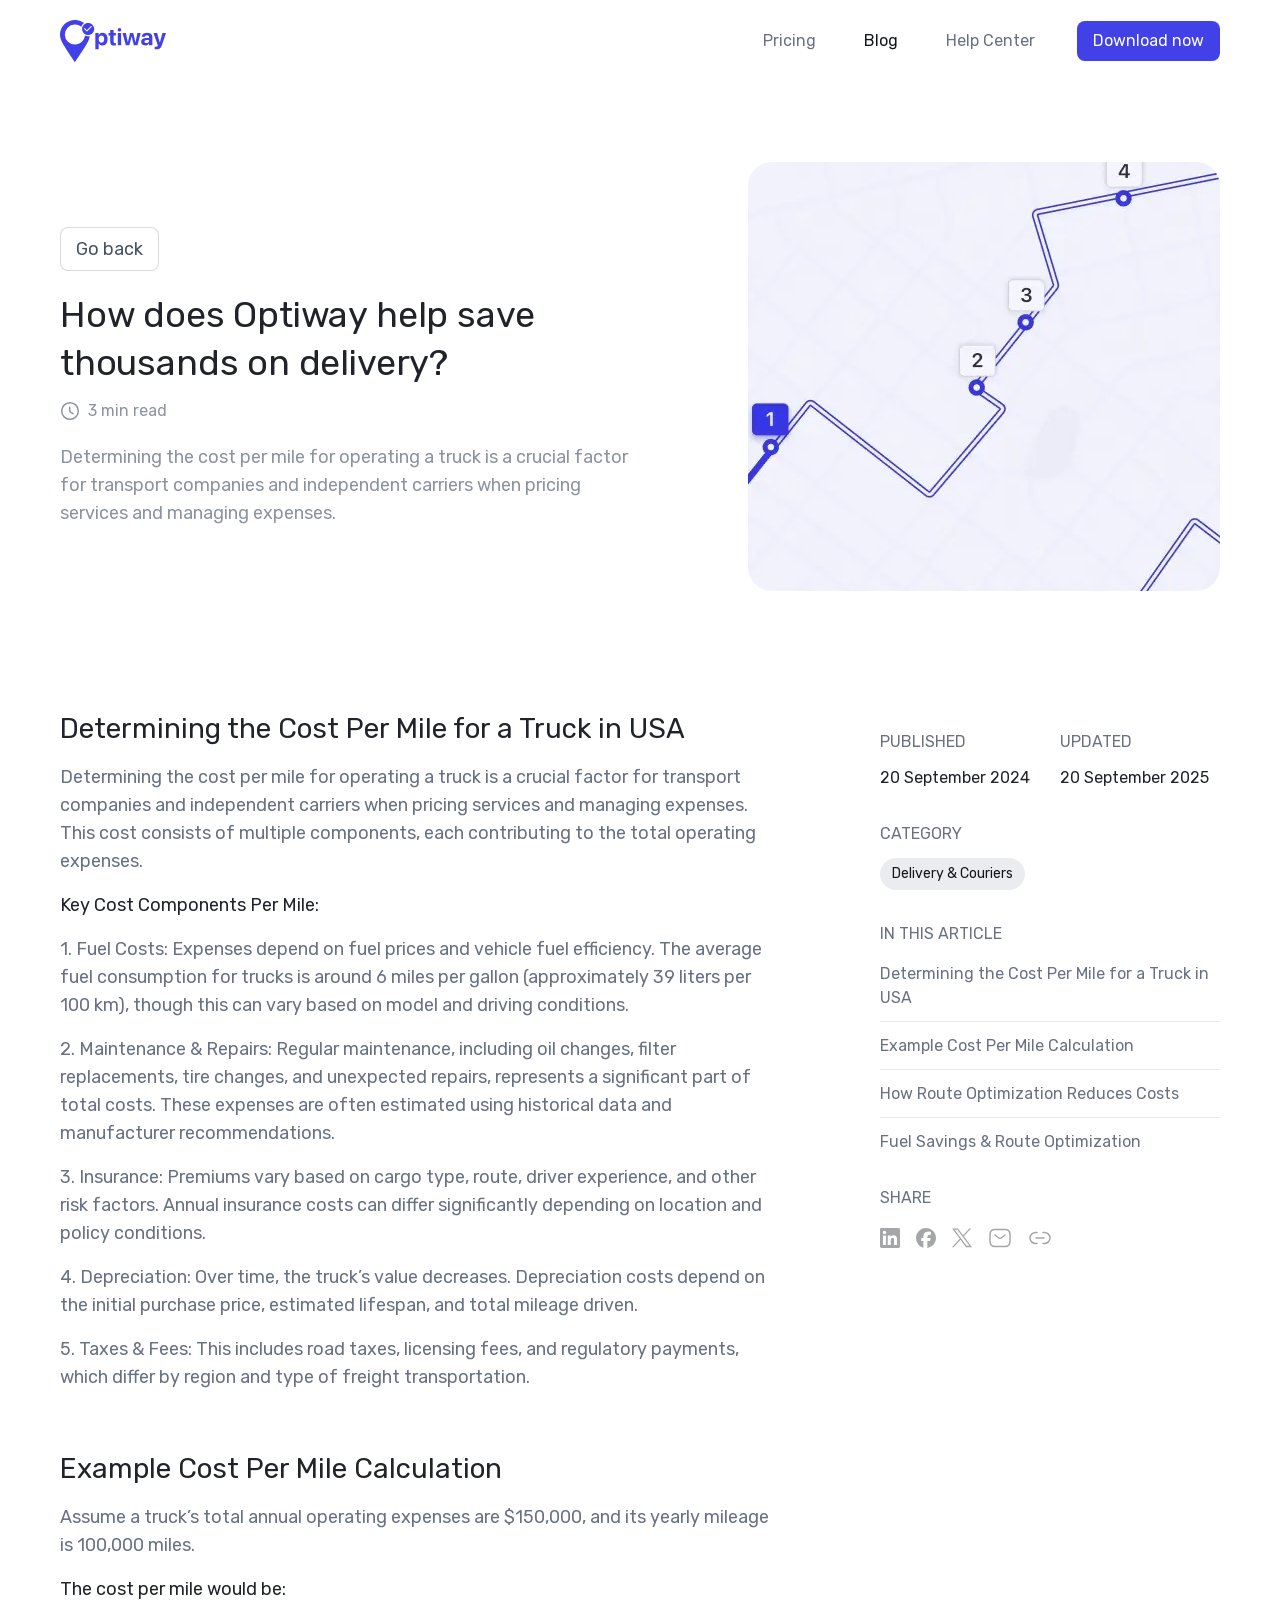
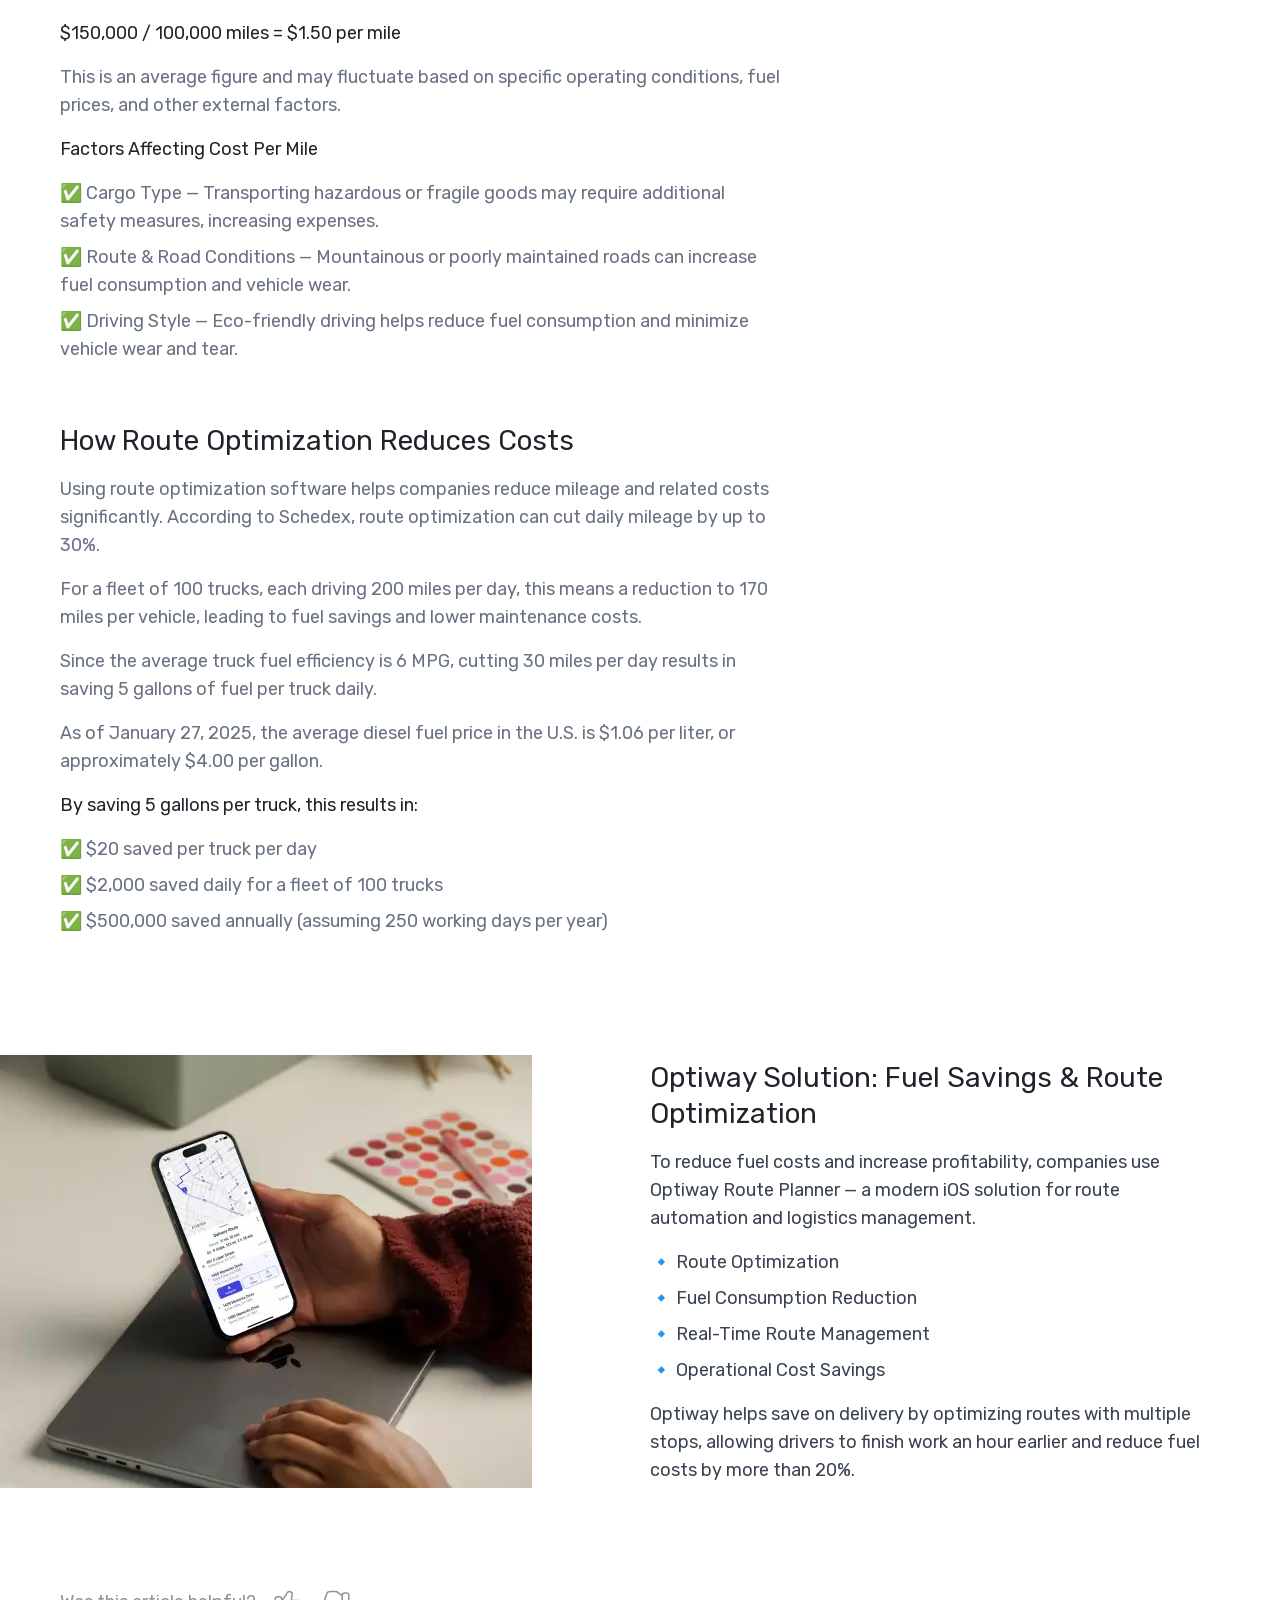
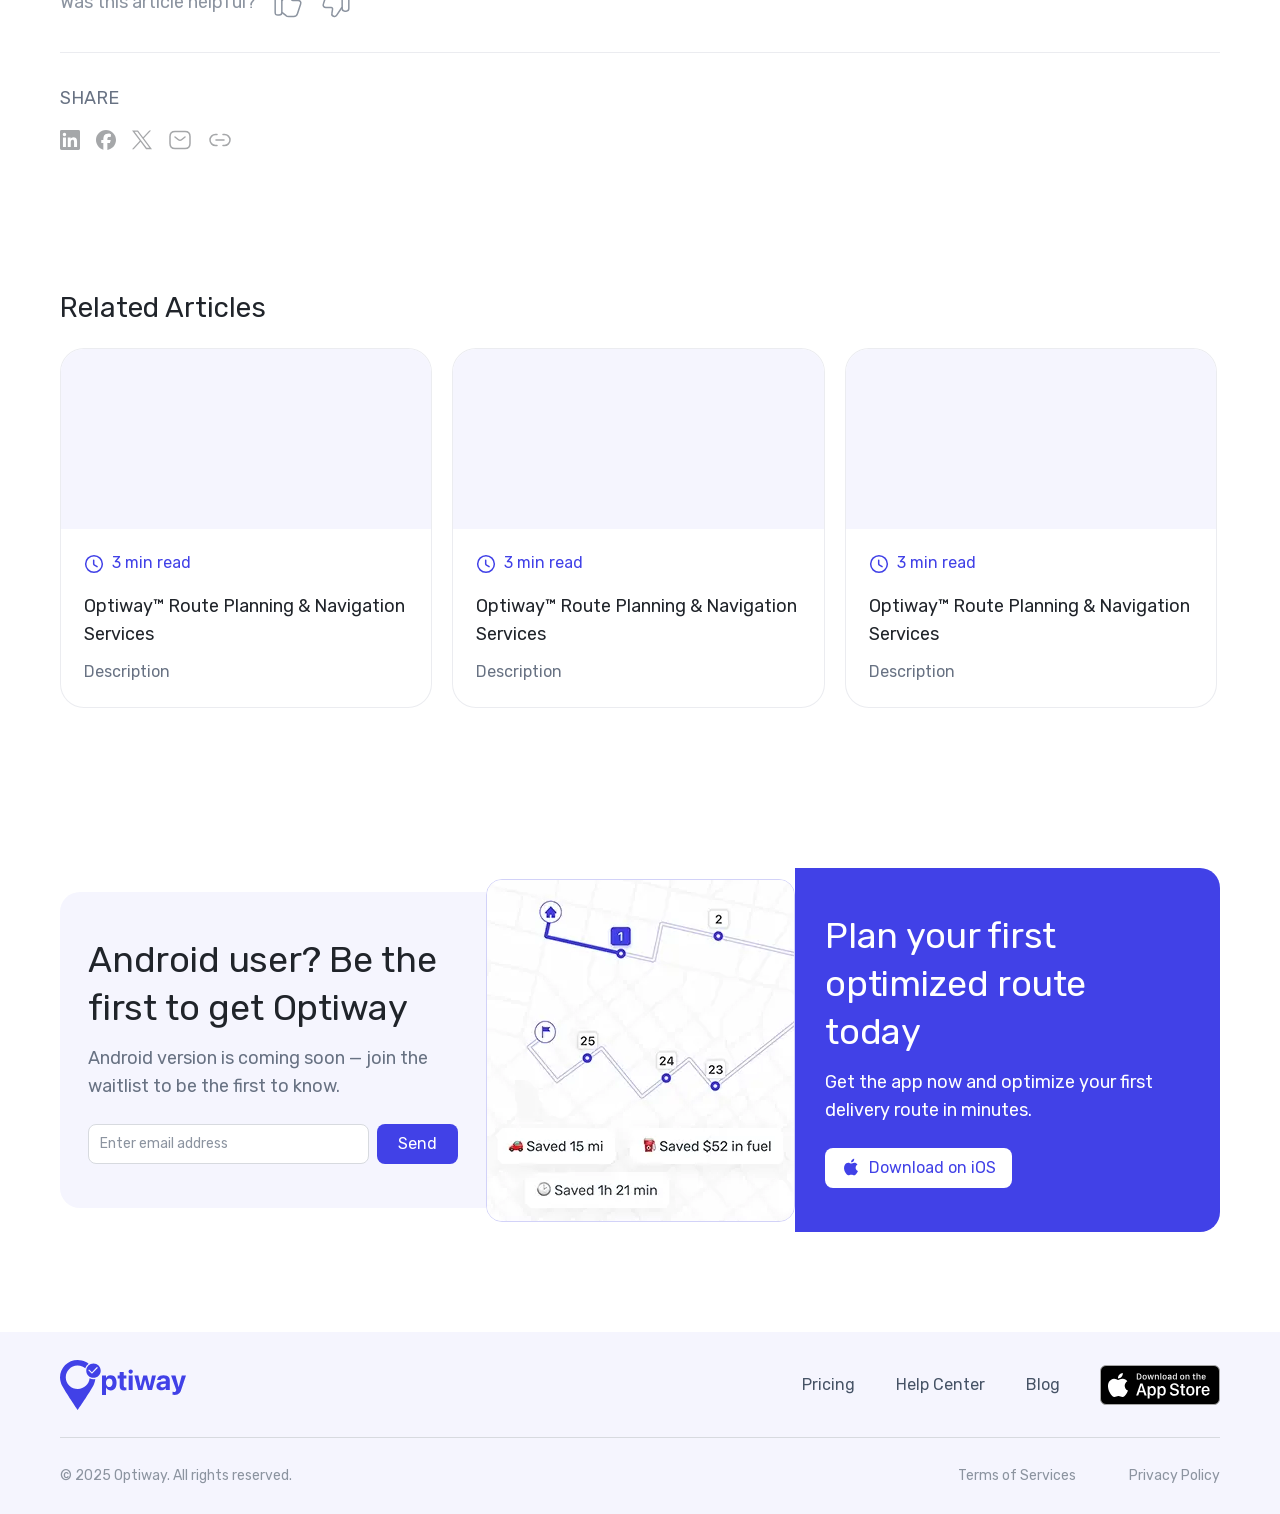
<file: blog-post.html>
<!DOCTYPE html>
<html lang="en">
<head>
    <meta charset="UTF-8">
    <meta http-equiv="X-UA-Compatible" content="IE=edge">
    <meta name="viewport" content="width=device-width, initial-scale=1">

    <title>How does Optiway help save thousands on delivery? - Optiway Route Planner</title>
    <meta name="description" content="A route planner with a nice interface that helps you build a route up to 200 driving directions  and simplifies delivery">
    <meta name="keywords" content="multiple route planner app, how to add multiple address in google maps, free route planner app for delivery drivers, fastest driving route, aa autoroute, fastest route, make a route, plan my route, plot a route, driving direction by car, routeplanners, circuit app, driving directions shortest route, delivery route planner, create itinerary map, driving directions mapquest, best route planner, route planning, apple maps route planner, route optimization, free route planner, google maps truck route, map a route, route planner, route mapper, plan a route on google maps, directions by car, route planner app, app to optimize route, mapquest get driving directions, best routing app, driving directions and maps, get driving directions, multiple stops google maps, mapquest directions, aa route planner, route maker app, route maps, best driving routes, direction app, map my route, best gps app, map routing app, route finder, google route planner, google navigation app, best driving routes">
    <link rel="canonical" href="https://optiway-app.com/">

    <link rel="preload" href="assets/fonts/rubik-regular.woff2" as="font" type="font/woff2" crossorigin>
    <style>
        @font-face {font-family: 'Rubik';font-style: normal;font-weight: 300 900;font-display: swap;src: url('./assets/fonts/rubik-regular.woff2') format('woff2');unicode-range: U+0000-00FF, U+0131, U+0152-0153, U+02BB-02BC, U+02C6, U+02DA, U+02DC, U+0304, U+0308, U+0329, U+2000-206F, U+20AC, U+2122, U+2191, U+2193, U+2212, U+2215, U+FEFF, U+FFFD;}
        @font-face {font-family: 'Rubik';font-style: italic;font-weight: 300 900;font-display: swap;src: url('./assets/fonts/rubik-italic.woff2') format('woff2');unicode-range: U+0000-00FF, U+0131, U+0152-0153, U+02BB-02BC, U+02C6, U+02DA, U+02DC, U+0304, U+0308, U+0329, U+2000-206F, U+20AC, U+2122, U+2191, U+2193, U+2212, U+2215, U+FEFF, U+FFFD;}
    </style>

    <link href="assets/css/style.css" rel="stylesheet">

    <script src="assets/js/script.js" defer></script>

    <link rel="icon" type="image/png" href="assets/favicon/favicon-96x96.png" sizes="96x96">
    <link rel="icon" type="image/svg+xml" href="assets/favicon/favicon.svg">
    <link rel="shortcut icon" href="assets/favicon/favicon.ico">
    <link rel="apple-touch-icon" sizes="180x180" href="assets/favicon/apple-touch-icon.png">
    <meta name="apple-mobile-web-app-title" content="Optiway">
    <link rel="manifest" href="assets/favicon/site.webmanifest">
</head>
<body>

<header class="header">
    <div class="container">
        <figure class="header__logo"><a href="./" title="Optiway Route Planner"><img src="assets/img/logo.svg" width="92" height="36" alt="Optiway" title="Optiway" loading="eager"></a></figure>
        <nav class="header__nav">
            <div class="header__space">
                <menu class="header__menu">
                    <li class="only-mobile"><a href="index.html">Home</a></li>
                    <li><a href="pricing.html">Pricing</a></li>
                    <li class="active"><a href="blog.html">Blog</a></li>
                    <li><a href="help.html" title="Help Center">Help Center</a></li>
                </menu>
                <div class="header__overlay"></div>
            </div>
        </nav>
        <div class="header__button">
            <a href="https://apps.apple.com/app/apple-store/id1641843155?pt=124257092&ct=website-2&mt=8" class="btn" target="_blank" rel="noopener noreferrer" title="Download now">Download<span>&nbsp;now</span></a>
        </div>
        <div class="header__toggle"><span></span></div>
    </div>
</header>

<main class="page">
    <article class="container">
        <header class="post-header">
            <div class="post-header__content">
                <a href="#back" class="btn btn--large btn--outline post-header__back" onclick="history.back();return false;">Go back</a>
                <h2>How does Optiway help save thousands on delivery?</h2>
                <p class="post-header__data"><em><svg width="20" height="20"><use href="assets/img/sprite.svg#time"></use></svg><span>3 min read</span></em></p>
                <p>Determining the cost per mile for operating a truck is a crucial factor for transport companies and independent carriers when pricing services and managing expenses.</p>
            </div>
            <picture class="post-header__image">
                <source srcset="assets/img/blog/map.webp 1x, assets/img/blog/map@2x.webp 2x, assets/img/blog/map@3x.webp 3x" width="472" height="429" media="(min-width: 992px)" type="image/webp">
                <source srcset="assets/img/blog/map-tablet.webp 1x, assets/img/blog/map-tablet@2x.webp 2x, assets/img/blog/map-tablet@3x.webp 3x" width="704" height="300" media="(min-width: 572px)" type="image/webp">
                <img src="assets/img/blog/map-mobile.webp" srcset="assets/img/blog/map-mobile.webp 1x, assets/img/blog/map-mobile@2x.webp 2x, assets/img/blog/map-mobile@3x.webp 3x" width="343" height="300" alt="Optiway iPhone App" title="Optiway iPhone App" loading="eager">
            </picture>
        </header>

        <div class="post">
            <aside class="post__meta">
                <div class="meta">
                    <div class="meta-columns">
                        <p class="meta-item">
                            <strong>Published</strong>
                            <time datetime="2024-09-20">20 September 2024</time>
                        </p>
                        <p class="meta-item">
                            <strong>Updated</strong>
                            <time datetime="2025-09-20">20 September 2025</time>
                        </p>
                        <div class="meta-item">
                            <strong>Category</strong>
                            <ul class="meta-tags">
                                <li rel="tag">Delivery &amp; Couriers</li>
                            </ul>
                        </div>
                    </div>

                    <div class="meta-item meta-item--links">
                        <strong>In this article</strong>
                        <ul class="meta-links">
                            <li><a href="#determining-cost">Determining the Cost Per Mile for a Truck in USA</a></li>
                            <li><a href="#example-cost">Example Cost Per Mile Calculation</a></li>
                            <li><a href="#costs-reduction">How Route Optimization Reduces Costs</a></li>
                            <li><a href="#savings-and-optimization">Fuel Savings &amp; Route Optimization</a></li>
                        </ul>
                    </div>

                    <div class="meta-item meta-item--social">
                        <strong>Share</strong>
                        <ul class="social">
                            <li><a href="https://www.linkedin.com" target="_blank" rel="noopener noreferrer" title="Share on Linkedin"><svg width="20" height="20"><use href="assets/img/sprite.svg#linkedin"></use></svg></a></li>
                            <li><a href="https://www.facebook.com" target="_blank" rel="noopener noreferrer" title="Share on Facebook"><svg width="20" height="20"><use href="assets/img/sprite.svg#facebook"></use></svg></a></li>
                            <li><a href="https://x.com" target="_blank" rel="noopener noreferrer" title="Share on X"><svg width="20" height="20"><use href="assets/img/sprite.svg#x"></use></svg></a></li>
                            <li><a href="#" title="Share in email"><svg width="24" height="24"><use href="assets/img/sprite.svg#email"></use></svg></a></li>
                            <li><a href="#copy" class="copy-link" title="Copy URL"><svg width="24" height="24"><use href="assets/img/sprite.svg#url"></use></svg></a></li>
                        </ul>
                    </div>
                </div>
            </aside>

            <div class="post__content">
                <section id="determining-cost">
                    <h3>Determining the Cost Per Mile for a Truck in USA</h3>
                    <p>Determining the cost per mile for operating a truck is a crucial factor for transport companies and independent carriers when pricing services and managing expenses. This cost consists of multiple components, each contributing to the total operating expenses. </p>
                    <p class="lead">Key Cost Components Per Mile:</p>
                    <p>1. Fuel Costs: Expenses depend on fuel prices and vehicle fuel efficiency. The average fuel consumption for trucks is around 6 miles per gallon (approximately 39 liters per 100 km), though this can vary based on model and driving conditions.</p>
                    <p>2. Maintenance &amp; Repairs: Regular maintenance, including oil changes, filter replacements, tire changes, and unexpected repairs, represents a significant part of total costs. These expenses are often estimated using historical data and manufacturer recommendations.</p>
                    <p>3. Insurance: Premiums vary based on cargo type, route, driver experience, and other risk factors. Annual insurance costs can differ significantly depending on location and policy conditions.</p>
                    <p>4. Depreciation: Over time, the truck’s value decreases. Depreciation costs depend on the initial purchase price, estimated lifespan, and total mileage driven.</p>
                    <p>5. Taxes &amp; Fees: This includes road taxes, licensing fees, and regulatory payments, which differ by region and type of freight transportation.</p>
                </section>

                <section id="example-cost">
                    <h3>Example Cost Per Mile Calculation</h3>
                    <p>Assume a truck’s total annual operating expenses are $150,000, and its yearly mileage is 100,000 miles. </p>
                    <p class="lead">The cost per mile would be:</p>
                    <p class="lead">$150,000 / 100,000 miles = $1.50 per mile</p>
                    <p>This is an average figure and may fluctuate based on specific operating conditions, fuel prices, and other external factors.</p>
                    <p class="lead">Factors Affecting Cost Per Mile</p>
                    <ul class="blank">
                        <li>✅ Cargo Type &mdash; Transporting hazardous or fragile goods may require additional safety measures, increasing expenses.</li>
                        <li>✅ Route & Road Conditions &mdash; Mountainous or poorly maintained roads can increase fuel consumption and vehicle wear.</li>
                        <li>✅ Driving Style &mdash; Eco-friendly driving helps reduce fuel consumption and minimize vehicle wear and tear.</li>
                    </ul>
                </section>

                <section id="costs-reduction">
                    <h3>How Route Optimization Reduces Costs</h3>
                    <p>Using route optimization software helps companies reduce mileage and related costs significantly. According to Schedex, route optimization can cut daily mileage by up to 30%.</p>
                    <p>For a fleet of 100 trucks, each driving 200 miles per day, this means a reduction to 170 miles per vehicle, leading to fuel savings and lower maintenance costs.</p>
                    <p>Since the average truck fuel efficiency is 6 MPG, cutting 30 miles per day results in saving 5 gallons of fuel per truck daily. </p>
                    <p>As of January 27, 2025, the average diesel fuel price in the U.S. is $1.06 per liter, or approximately $4.00 per gallon.</p>
                    <p class="lead">By saving 5 gallons per truck, this results in:</p>
                    <ul class="blank">
                        <li>✅ $20 saved per truck per day</li>
                        <li>✅ $2,000 saved daily for a fleet of 100 trucks</li>
                        <li>✅ $500,000 saved annually (assuming 250 working days per year)</li>
                    </ul>
                </section>
            </div>

            <section id="savings-and-optimization" class="post__full">
                <picture class="post__image">
                    <source srcset="assets/img/blog/image.webp 1x, assets/img/blog/image@2x.webp 2x, assets/img/blog/image@3x.webp 3x" width="704" height="433" media="(min-width: 768px)" type="image/webp">
                    <img src="assets/img/blog/image-mobile.webp" srcset="assets/img/blog/image-mobile.webp 1x, assets/img/blog/image-mobile@2x.webp 2x, assets/img/blog/image-mobile@3x.webp 3x" width="343" height="206" alt="Fuel Savings & Route Optimization" title="Fuel Savings & Route Optimization" loading="eager">
                </picture>
                <div>
                    <h3>Optiway Solution: Fuel Savings &amp; Route Optimization</h3>
                    <p>To reduce fuel costs and increase profitability, companies use Optiway Route Planner &mdash; a modern iOS solution for route automation and logistics management. </p>
                    <ul class="blank">
                        <li>🔹 Route Optimization</li>
                        <li>🔹 Fuel Consumption Reduction</li>
                        <li>🔹 Real-Time Route Management</li>
                        <li>🔹 Operational Cost Savings</li>
                    </ul>
                    <p>Optiway helps save on delivery by optimizing routes with multiple stops, allowing drivers to finish work an hour earlier and reduce fuel costs by more than 20%.</p>
                </div>
            </section>

            <footer class="post__footer">
                <p class="helpful">
                    <em>Was this article helpful?</em>
                    <a class="helpful-up" href="#">
                        <svg width="32" height="32"><use href="assets/img/sprite.svg#thumb"></use></svg>
                        <svg width="32" height="32"><use href="assets/img/sprite.svg#thumb-active"></use></svg>
                    </a>
                    <a class="helpful-down" href="#">
                        <svg width="32" height="32"><use href="assets/img/sprite.svg#thumb"></use></svg>
                        <svg width="32" height="32"><use href="assets/img/sprite.svg#thumb-active"></use></svg>
                    </a>
                </p>
                <hr>
                <div class="meta-item meta-item--social">
                    <strong>Share</strong>
                    <ul class="social">
                        <li><a href="https://www.linkedin.com" target="_blank" rel="noopener noreferrer" title="Share on Linkedin"><svg width="20" height="20"><use href="assets/img/sprite.svg#linkedin"></use></svg></a></li>
                        <li><a href="https://www.facebook.com" target="_blank" rel="noopener noreferrer" title="Share on Facebook"><svg width="20" height="20"><use href="assets/img/sprite.svg#facebook"></use></svg></a></li>
                        <li><a href="https://x.com" target="_blank" rel="noopener noreferrer" title="Share on X"><svg width="20" height="20"><use href="assets/img/sprite.svg#x"></use></svg></a></li>
                        <li><a href="#" title="Share in email"><svg width="24" height="24"><use href="assets/img/sprite.svg#email"></use></svg></a></li>
                        <li><a href="#copy" class="copy-link" title="Copy URL"><svg width="24" height="24"><use href="assets/img/sprite.svg#url"></use></svg></a></li>
                    </ul>
                </div>
            </footer>
        </div>

        <section class="articles">
            <header class="head head--smaller">
                <h3>Related Articles</h3>
            </header>
            <div class="articles__slider articles__slider--mobile">
                <div class="articles__list">
                    <section class="article">
                        <a href="blog-post.html" class="article__link">
                            <picture class="article__image"><img src="assets/img/blog/preview.png" srcset="assets/img/blog/preview.png 1x, assets/img/blog/preview@2x.png 2x, assets/img/blog/preview@3x.png 3x" width="374" height="180" alt="Optiway Route Planning" title="Optiway Route Planning" loading="eager"></picture>
                            <time class="article__time">3 min read</time>
                            <h3 class="h5 article__title">Optiway&trade; Route Planning &amp; Navigation Services</h3>
                            <p>Description</p>
                        </a>
                    </section>
                    <section class="article">
                        <a href="blog-post.html" class="article__link">
                            <picture class="article__image"><img src="assets/img/blog/preview.png" srcset="assets/img/blog/preview.png 1x, assets/img/blog/preview@2x.png 2x, assets/img/blog/preview@3x.png 3x" width="374" height="180" alt="Optiway Route Planning" title="Optiway Route Planning" loading="eager"></picture>
                            <time class="article__time">3 min read</time>
                            <h3 class="h5 article__title">Optiway&trade; Route Planning &amp; Navigation Services</h3>
                            <p>Description</p>
                        </a>
                    </section>
                    <section class="article">
                        <a href="blog-post.html" class="article__link">
                            <picture class="article__image"><img src="assets/img/blog/preview.png" srcset="assets/img/blog/preview.png 1x, assets/img/blog/preview@2x.png 2x, assets/img/blog/preview@3x.png 3x" width="374" height="180" alt="Optiway Route Planning" title="Optiway Route Planning" loading="eager"></picture>
                            <time class="article__time">3 min read</time>
                            <h3 class="h5 article__title">Optiway&trade; Route Planning &amp; Navigation Services</h3>
                            <p>Description</p>
                        </a>
                    </section>
                </div>
            </div>
        </section>

        <div class="cta cta--advanced">
            <section class="cta__content cta--blue">
                <h2 class="cta__heading">Plan your first optimized route today</h2>
                <p>Get the app now and optimize your first delivery route in minutes.</p>
                <a href="https://apps.apple.com/app/apple-store/id1641843155?pt=124257092&ct=website-2&mt=8" class="btn btn--white" target="_blank" rel="noopener noreferrer" title="Download on iOS"><svg width="20" height="20"><use href="assets/img/sprite.svg#apple-blue"></use></svg> Download on iOS</a>
            </section>
            <figure class="cta__map"><img src="assets/img/cta/map.webp" srcset="assets/img/cta/map.webp, assets/img/cta/map@2x.webp 2x, assets/img/cta/map@3x.webp 3x" width="307" height="341" alt="Map" title="Map" loading="lazy"></figure>
            <section class="cta__content cta--gray">
                <h2 class="cta__heading">Android user? Be the first to get Optiway</h2>
                <p>Android version is coming soon &mdash; join the waitlist to be the first to know.</p>
                <form action="#" class="form form-subscribe form-validate" novalidate>
                    <div class="form-group"><input class="form-control" type="email" maxlength="50" required value="" placeholder="Enter email address"></div>
                    <button type="submit" class="btn"><span class="form-submit-text">Send</span></button>
                </form>
            </section>
        </div>
    </article>
</main>

<footer class="footer">
    <div class="container">
        <figure class="footer__logo"><a href="index.html" title="Optiway Route Planner"><img src="assets/img/logo.svg" width="126" height="50" alt="Optiway" title="Optiway" loading="lazy"></a></figure>
        <menu class="footer__menu">
            <li><a href="pricing.html" title="Pricing">Pricing</a></li>
            <li><a href="help.html" title="Help Center">Help Center</a></li>
            <li><a href="blog.html" title="Blog">Blog</a></li>
        </menu>
        <div class="footer__download"><a href="https://apps.apple.com/app/apple-store/id1641843155?pt=124257092&ct=website-2&mt=8" target="_blank" rel="noopener noreferrer" title="Download on the App Store"><img src="./assets/img/appstore.svg" width="120" height="40" alt="Download on the App Store" title="Download on the App Store" loading="lazy"></a></div>
        <hr class="footer__line">
        <p class="footer__copyright">&copy; 2025 Optiway. All rights reserved.</p>
        <menu class="footer__links">
            <li><a href="#" title="Terms of Services">Terms of Services</a></li>
            <li><a href="#" title="Privacy Policy">Privacy Policy</a></li>
        </menu>
    </div>
</footer>

</body>
</html>
</file>
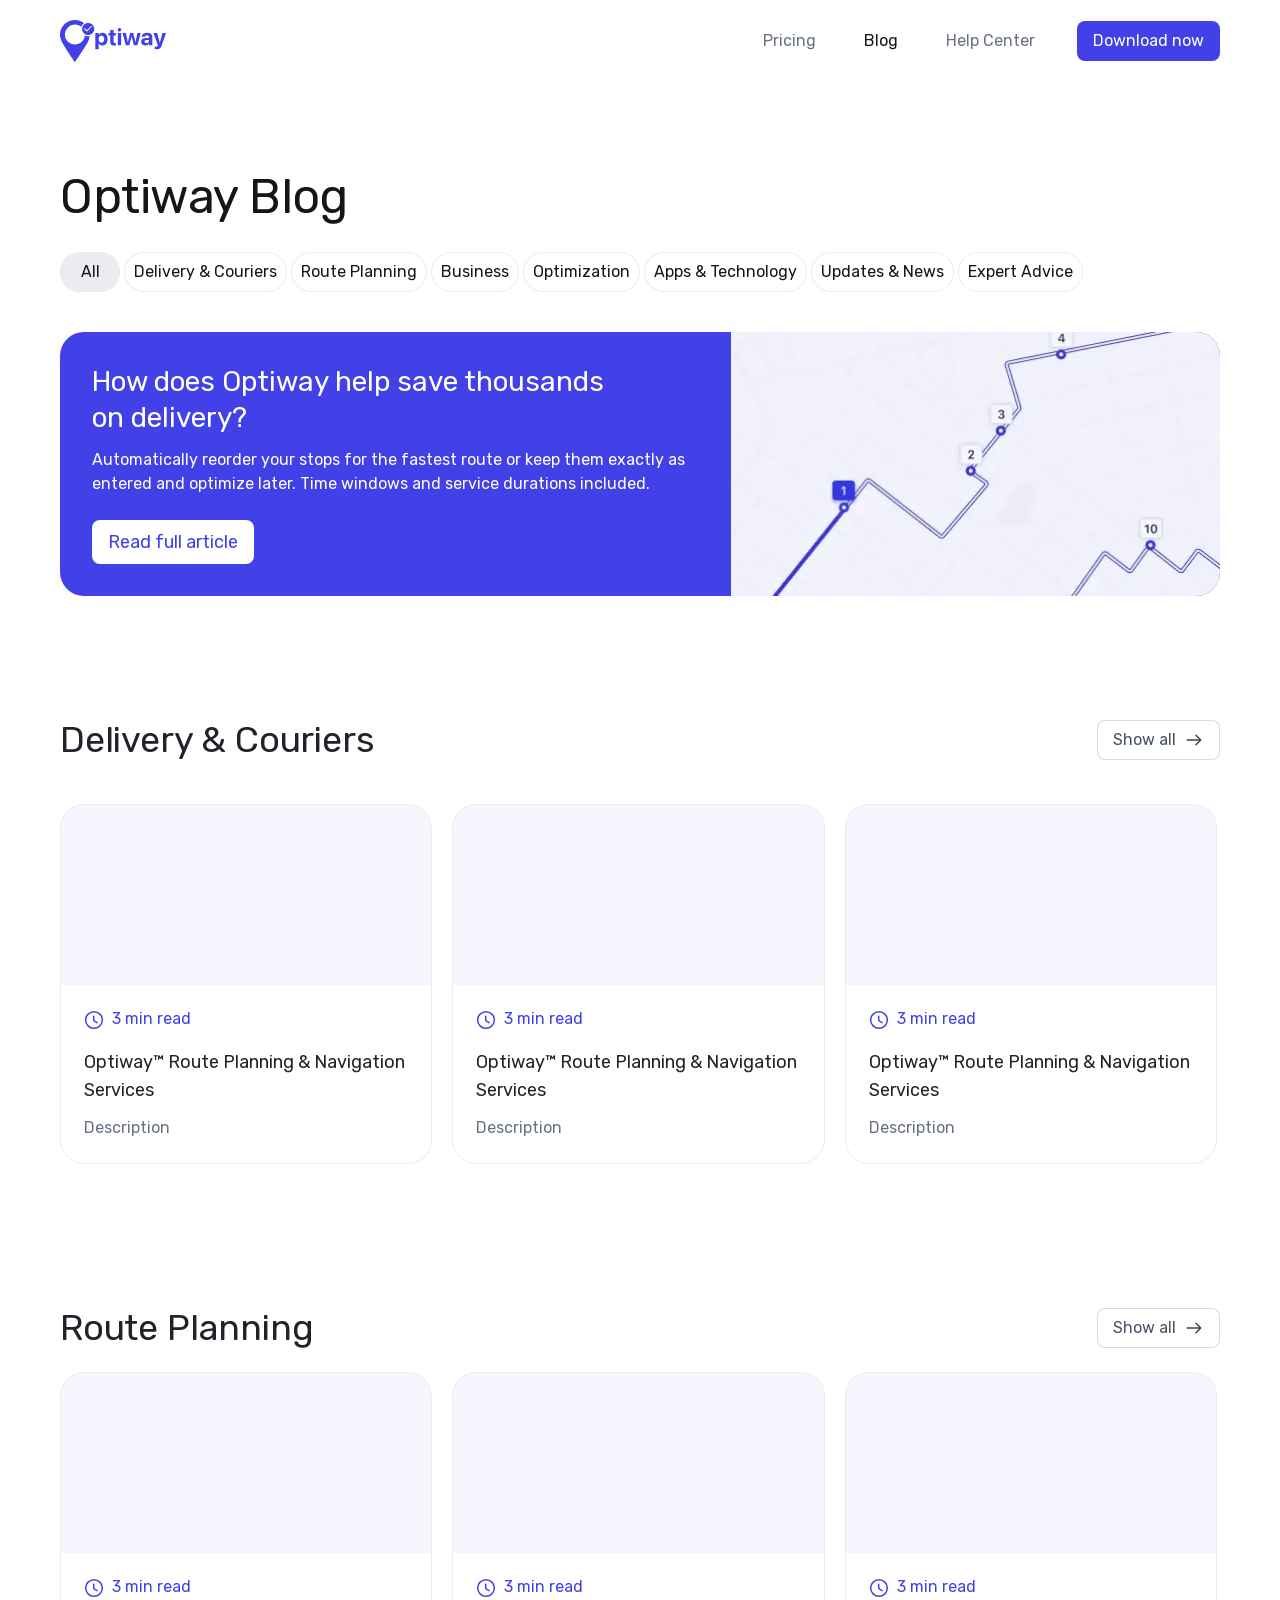
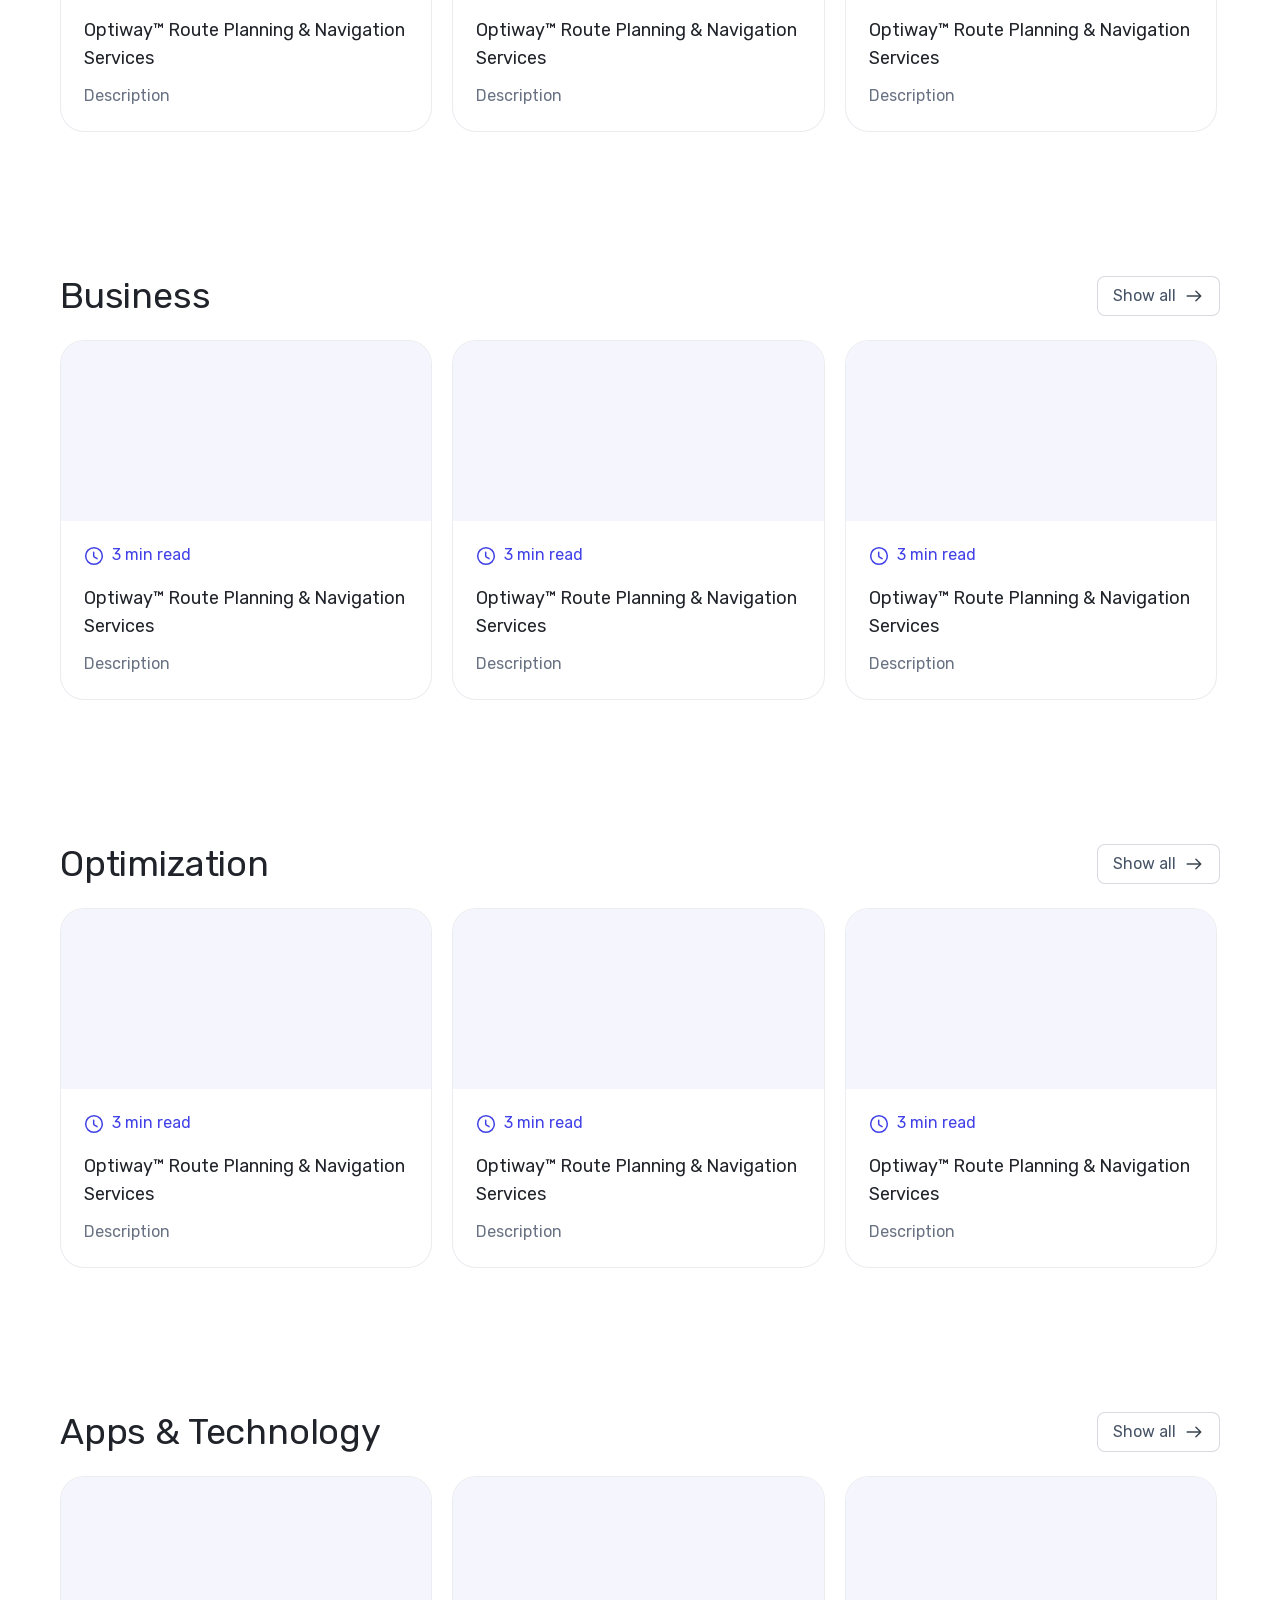
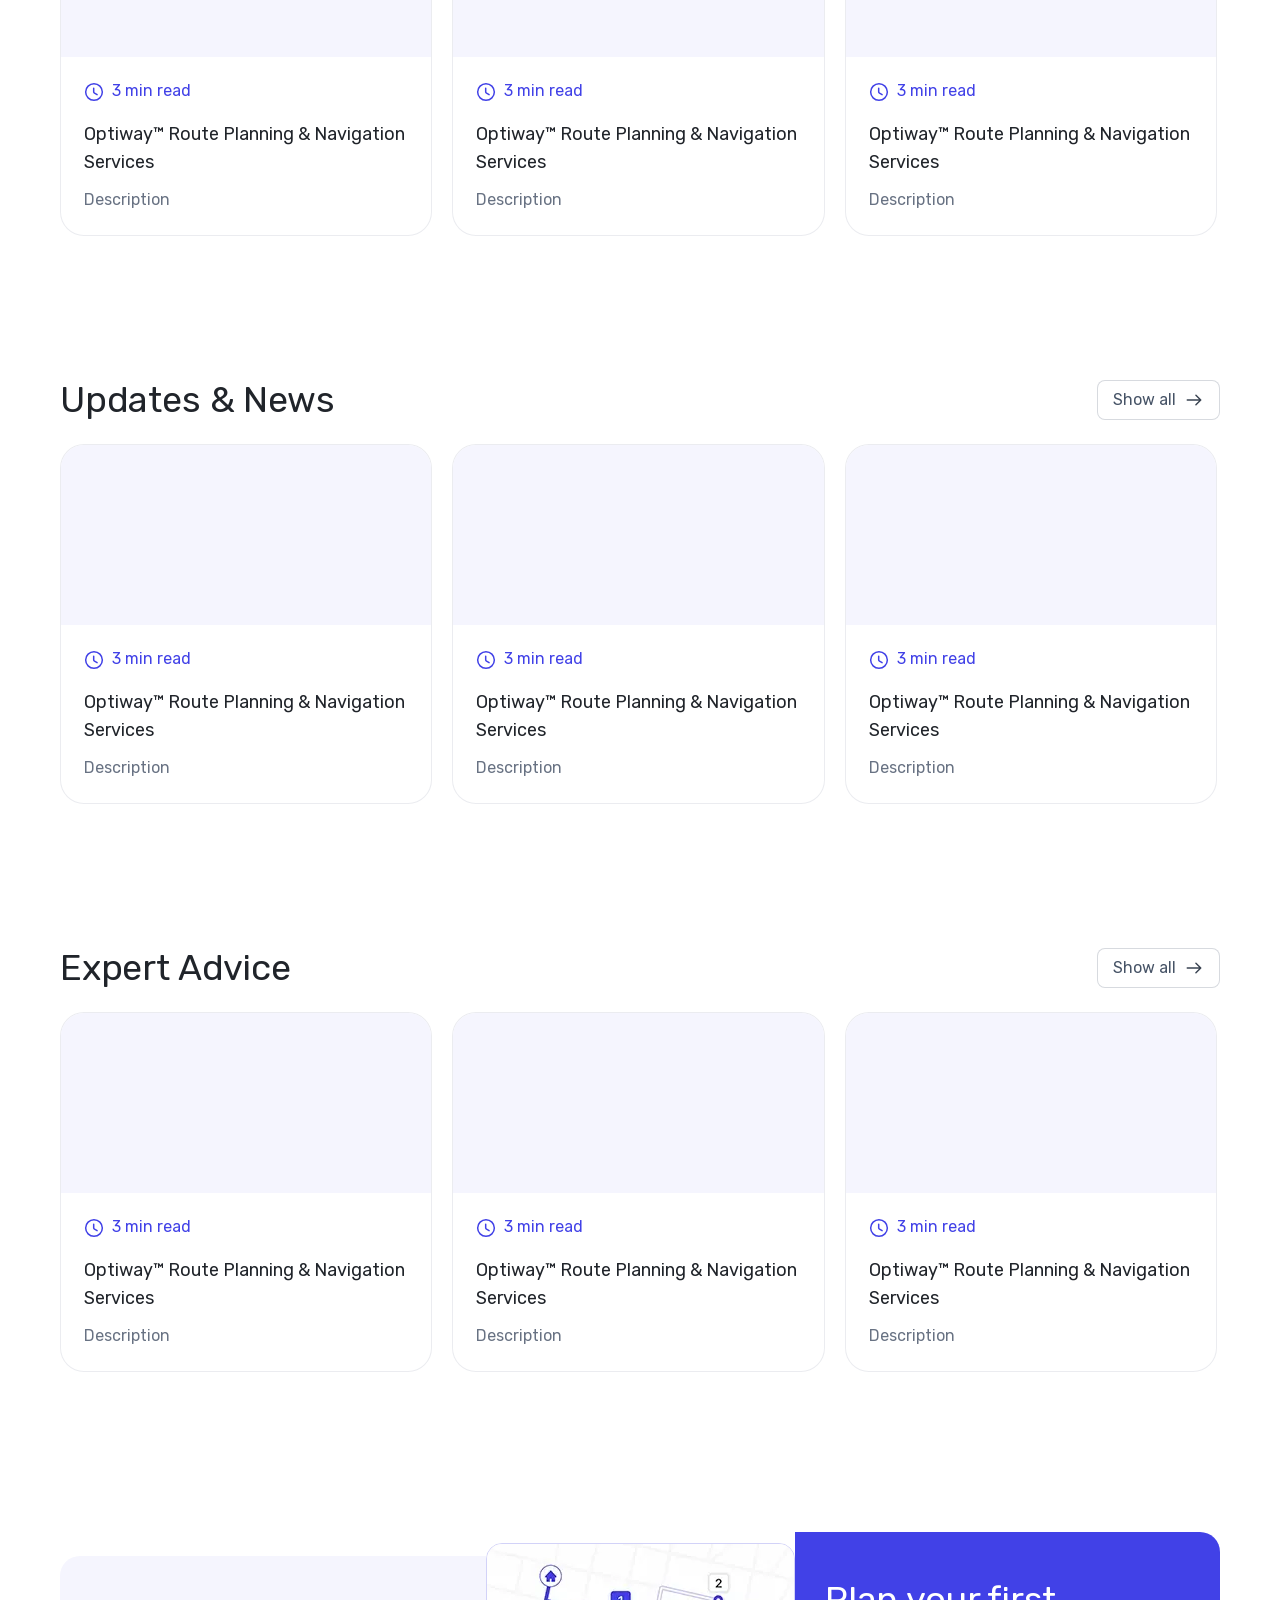
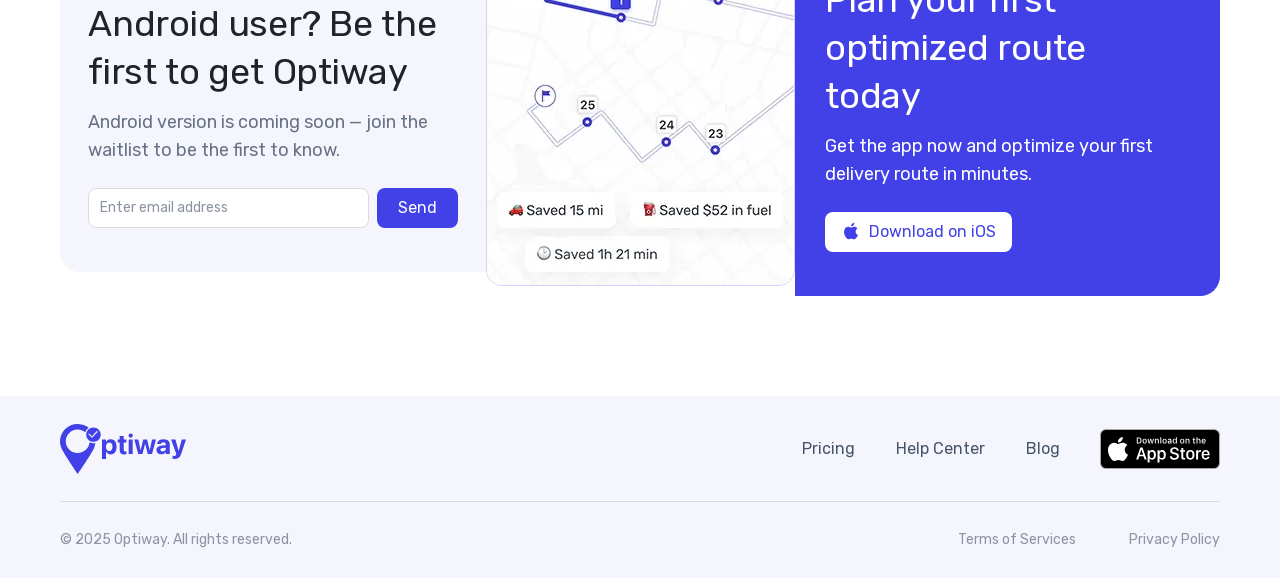
<file: blog.html>
<!DOCTYPE html>
<html lang="en">
<head>
    <meta charset="UTF-8">
    <meta http-equiv="X-UA-Compatible" content="IE=edge">
    <meta name="viewport" content="width=device-width, initial-scale=1">

    <title>Blog - Optiway Route Planner</title>
    <meta name="description" content="A route planner with a nice interface that helps you build a route up to 200 driving directions  and simplifies delivery">
    <meta name="keywords" content="multiple route planner app, how to add multiple address in google maps, free route planner app for delivery drivers, fastest driving route, aa autoroute, fastest route, make a route, plan my route, plot a route, driving direction by car, routeplanners, circuit app, driving directions shortest route, delivery route planner, create itinerary map, driving directions mapquest, best route planner, route planning, apple maps route planner, route optimization, free route planner, google maps truck route, map a route, route planner, route mapper, plan a route on google maps, directions by car, route planner app, app to optimize route, mapquest get driving directions, best routing app, driving directions and maps, get driving directions, multiple stops google maps, mapquest directions, aa route planner, route maker app, route maps, best driving routes, direction app, map my route, best gps app, map routing app, route finder, google route planner, google navigation app, best driving routes">
    <link rel="canonical" href="https://optiway-app.com/">

    <link rel="preload" href="assets/fonts/rubik-regular.woff2" as="font" type="font/woff2" crossorigin>
    <style>
        @font-face {font-family: 'Rubik';font-style: normal;font-weight: 300 900;font-display: swap;src: url('./assets/fonts/rubik-regular.woff2') format('woff2');unicode-range: U+0000-00FF, U+0131, U+0152-0153, U+02BB-02BC, U+02C6, U+02DA, U+02DC, U+0304, U+0308, U+0329, U+2000-206F, U+20AC, U+2122, U+2191, U+2193, U+2212, U+2215, U+FEFF, U+FFFD;}
        @font-face {font-family: 'Rubik';font-style: italic;font-weight: 300 900;font-display: swap;src: url('./assets/fonts/rubik-italic.woff2') format('woff2');unicode-range: U+0000-00FF, U+0131, U+0152-0153, U+02BB-02BC, U+02C6, U+02DA, U+02DC, U+0304, U+0308, U+0329, U+2000-206F, U+20AC, U+2122, U+2191, U+2193, U+2212, U+2215, U+FEFF, U+FFFD;}
    </style>

    <link href="assets/css/style.css" rel="stylesheet">

    <script src="assets/js/script.js" defer></script>

    <link rel="icon" type="image/png" href="assets/favicon/favicon-96x96.png" sizes="96x96">
    <link rel="icon" type="image/svg+xml" href="assets/favicon/favicon.svg">
    <link rel="shortcut icon" href="assets/favicon/favicon.ico">
    <link rel="apple-touch-icon" sizes="180x180" href="assets/favicon/apple-touch-icon.png">
    <meta name="apple-mobile-web-app-title" content="Optiway">
    <link rel="manifest" href="assets/favicon/site.webmanifest">
</head>
<body>

<header class="header">
    <div class="container">
        <figure class="header__logo"><a href="./" title="Optiway Route Planner"><img src="assets/img/logo.svg" width="92" height="36" alt="Optiway" title="Optiway" loading="eager"></a></figure>
        <nav class="header__nav">
            <div class="header__space">
                <menu class="header__menu">
                    <li class="only-mobile"><a href="index.html">Home</a></li>
                    <li><a href="pricing.html">Pricing</a></li>
                    <li class="active"><a href="blog.html">Blog</a></li>
                    <li><a href="help.html" title="Help Center">Help Center</a></li>
                </menu>
                <div class="header__overlay"></div>
            </div>
        </nav>
        <div class="header__button">
            <a href="https://apps.apple.com/app/apple-store/id1641843155?pt=124257092&ct=website-2&mt=8" class="btn" target="_blank" rel="noopener noreferrer" title="Download now">Download<span>&nbsp;now</span></a>
        </div>
        <div class="header__toggle"><span></span></div>
    </div>
</header>

<main class="page">
    <article class="container">
        <header class="page-header page-header--smaller">
            <h1>Optiway Blog</h1>
            <ul class="tags">
                <li class="active"><a href="blog.html">All</a></li>
                <li><a href="blog-category.html">Delivery &amp; Couriers</a></li>
                <li><a href="blog-category.html">Route Planning</a></li>
                <li><a href="blog-category.html">Business</a></li>
                <li><a href="blog-category.html">Optimization</a></li>
                <li><a href="blog-category.html">Apps &amp; Technology</a></li>
                <li><a href="blog-category.html">Updates &amp; News</a></li>
                <li><a href="blog-category.html">Expert Advice</a></li>
            </ul>
        </header>

        <section class="featured-article">
            <div class="featured-article__content">
                <h2>How does Optiway help save thousands on&nbsp;delivery?</h2>
                <p>Automatically reorder your stops for the fastest route or keep them exactly as entered and optimize later. Time windows and service durations included.</p>
                <a href="blog-post.html" class="btn btn--large btn--white" title="Read full article">Read full article</a>
            </div>
            <picture class="featured-article__image">
                <img src="assets/img/blog/featured.webp" srcset="assets/img/blog/featured.webp 1x, assets/img/blog/featured@2x.webp 2x, assets/img/blog/featured@3x.webp 3x" width="489" height="263" alt="Map" title="Map" loading="lazy">
            </picture>
        </section>

        <section class="articles">
            <header class="head head--smaller">
                <h2>Delivery &amp; Couriers</h2>
            </header>
            <div class="articles__slider">
                <div class="articles__list">
                    <section class="article">
                        <a href="blog-post.html" class="article__link">
                            <picture class="article__image"><img src="assets/img/blog/preview.png" srcset="assets/img/blog/preview.png 1x, assets/img/blog/preview@2x.png 2x, assets/img/blog/preview@3x.png 3x" width="374" height="180" alt="Optiway Route Planning" title="Optiway Route Planning" loading="eager"></picture>
                            <time class="article__time">3 min read</time>
                            <h3 class="h5 article__title">Optiway&trade; Route Planning &amp; Navigation Services</h3>
                            <p>Description</p>
                        </a>
                    </section>
                    <section class="article">
                        <a href="blog-post.html" class="article__link">
                            <picture class="article__image"><img src="assets/img/blog/preview.png" srcset="assets/img/blog/preview.png 1x, assets/img/blog/preview@2x.png 2x, assets/img/blog/preview@3x.png 3x" width="374" height="180" alt="Optiway Route Planning" title="Optiway Route Planning" loading="eager"></picture>
                            <time class="article__time">3 min read</time>
                            <h3 class="h5 article__title">Optiway&trade; Route Planning &amp; Navigation Services</h3>
                            <p>Description</p>
                        </a>
                    </section>
                    <section class="article">
                        <a href="blog-post.html" class="article__link">
                            <picture class="article__image"><img src="assets/img/blog/preview.png" srcset="assets/img/blog/preview.png 1x, assets/img/blog/preview@2x.png 2x, assets/img/blog/preview@3x.png 3x" width="374" height="180" alt="Optiway Route Planning" title="Optiway Route Planning" loading="eager"></picture>
                            <time class="article__time">3 min read</time>
                            <h3 class="h5 article__title">Optiway&trade; Route Planning &amp; Navigation Services</h3>
                            <p>Description</p>
                        </a>
                    </section>
                </div>
            </div>
            <a href="blog-category.html" class="btn btn--outline articles__more" title="Show all">Show all <svg width="20" height="20"><use href="assets/img/sprite.svg#arrow-right"></use></svg></a>
        </section>

        <section class="articles">
            <header class="head head--smaller">
                <h2>Route Planning</h2>
            </header>
            <div class="articles__slider">
                <div class="articles__list">
                    <section class="article">
                        <a href="blog-post.html" class="article__link">
                            <picture class="article__image"><img src="assets/img/blog/preview.png" srcset="assets/img/blog/preview.png 1x, assets/img/blog/preview@2x.png 2x, assets/img/blog/preview@3x.png 3x" width="374" height="180" alt="Optiway Route Planning" title="Optiway Route Planning" loading="eager"></picture>
                            <time class="article__time">3 min read</time>
                            <h3 class="h5 article__title">Optiway&trade; Route Planning &amp; Navigation Services</h3>
                            <p>Description</p>
                        </a>
                    </section>
                    <section class="article">
                        <a href="blog-post.html" class="article__link">
                            <picture class="article__image"><img src="assets/img/blog/preview.png" srcset="assets/img/blog/preview.png 1x, assets/img/blog/preview@2x.png 2x, assets/img/blog/preview@3x.png 3x" width="374" height="180" alt="Optiway Route Planning" title="Optiway Route Planning" loading="eager"></picture>
                            <time class="article__time">3 min read</time>
                            <h3 class="h5 article__title">Optiway&trade; Route Planning &amp; Navigation Services</h3>
                            <p>Description</p>
                        </a>
                    </section>
                    <section class="article">
                        <a href="blog-post.html" class="article__link">
                            <picture class="article__image"><img src="assets/img/blog/preview.png" srcset="assets/img/blog/preview.png 1x, assets/img/blog/preview@2x.png 2x, assets/img/blog/preview@3x.png 3x" width="374" height="180" alt="Optiway Route Planning" title="Optiway Route Planning" loading="eager"></picture>
                            <time class="article__time">3 min read</time>
                            <h3 class="h5 article__title">Optiway&trade; Route Planning &amp; Navigation Services</h3>
                            <p>Description</p>
                        </a>
                    </section>
                </div>
            </div>
            <a href="blog-category.html" class="btn btn--outline articles__more" title="Show all">Show all <svg width="20" height="20"><use href="assets/img/sprite.svg#arrow-right"></use></svg></a>
        </section>

        <section class="articles">
            <header class="head head--smaller">
                <h2>Business</h2>
            </header>
            <div class="articles__slider">
                <div class="articles__list">
                    <section class="article">
                        <a href="blog-post.html" class="article__link">
                            <picture class="article__image"><img src="assets/img/blog/preview.png" srcset="assets/img/blog/preview.png 1x, assets/img/blog/preview@2x.png 2x, assets/img/blog/preview@3x.png 3x" width="374" height="180" alt="Optiway Route Planning" title="Optiway Route Planning" loading="eager"></picture>
                            <time class="article__time">3 min read</time>
                            <h3 class="h5 article__title">Optiway&trade; Route Planning &amp; Navigation Services</h3>
                            <p>Description</p>
                        </a>
                    </section>
                    <section class="article">
                        <a href="blog-post.html" class="article__link">
                            <picture class="article__image"><img src="assets/img/blog/preview.png" srcset="assets/img/blog/preview.png 1x, assets/img/blog/preview@2x.png 2x, assets/img/blog/preview@3x.png 3x" width="374" height="180" alt="Optiway Route Planning" title="Optiway Route Planning" loading="eager"></picture>
                            <time class="article__time">3 min read</time>
                            <h3 class="h5 article__title">Optiway&trade; Route Planning &amp; Navigation Services</h3>
                            <p>Description</p>
                        </a>
                    </section>
                    <section class="article">
                        <a href="blog-post.html" class="article__link">
                            <picture class="article__image"><img src="assets/img/blog/preview.png" srcset="assets/img/blog/preview.png 1x, assets/img/blog/preview@2x.png 2x, assets/img/blog/preview@3x.png 3x" width="374" height="180" alt="Optiway Route Planning" title="Optiway Route Planning" loading="eager"></picture>
                            <time class="article__time">3 min read</time>
                            <h3 class="h5 article__title">Optiway&trade; Route Planning &amp; Navigation Services</h3>
                            <p>Description</p>
                        </a>
                    </section>
                </div>
            </div>
            <a href="blog-category.html" class="btn btn--outline articles__more" title="Show all">Show all <svg width="20" height="20"><use href="assets/img/sprite.svg#arrow-right"></use></svg></a>
        </section>

        <section class="articles">
            <header class="head head--smaller">
                <h2>Optimization</h2>
            </header>
            <div class="articles__slider">
                <div class="articles__list">
                    <section class="article">
                        <a href="blog-post.html" class="article__link">
                            <picture class="article__image"><img src="assets/img/blog/preview.png" srcset="assets/img/blog/preview.png 1x, assets/img/blog/preview@2x.png 2x, assets/img/blog/preview@3x.png 3x" width="374" height="180" alt="Optiway Route Planning" title="Optiway Route Planning" loading="eager"></picture>
                            <time class="article__time">3 min read</time>
                            <h3 class="h5 article__title">Optiway&trade; Route Planning &amp; Navigation Services</h3>
                            <p>Description</p>
                        </a>
                    </section>
                    <section class="article">
                        <a href="blog-post.html" class="article__link">
                            <picture class="article__image"><img src="assets/img/blog/preview.png" srcset="assets/img/blog/preview.png 1x, assets/img/blog/preview@2x.png 2x, assets/img/blog/preview@3x.png 3x" width="374" height="180" alt="Optiway Route Planning" title="Optiway Route Planning" loading="eager"></picture>
                            <time class="article__time">3 min read</time>
                            <h3 class="h5 article__title">Optiway&trade; Route Planning &amp; Navigation Services</h3>
                            <p>Description</p>
                        </a>
                    </section>
                    <section class="article">
                        <a href="blog-post.html" class="article__link">
                            <picture class="article__image"><img src="assets/img/blog/preview.png" srcset="assets/img/blog/preview.png 1x, assets/img/blog/preview@2x.png 2x, assets/img/blog/preview@3x.png 3x" width="374" height="180" alt="Optiway Route Planning" title="Optiway Route Planning" loading="eager"></picture>
                            <time class="article__time">3 min read</time>
                            <h3 class="h5 article__title">Optiway&trade; Route Planning &amp; Navigation Services</h3>
                            <p>Description</p>
                        </a>
                    </section>
                </div>
            </div>
            <a href="blog-category.html" class="btn btn--outline articles__more" title="Show all">Show all <svg width="20" height="20"><use href="assets/img/sprite.svg#arrow-right"></use></svg></a>
        </section>

        <section class="articles">
            <header class="head head--smaller">
                <h2>Apps &amp; Technology</h2>
            </header>
            <div class="articles__slider">
                <div class="articles__list">
                    <section class="article">
                        <a href="blog-post.html" class="article__link">
                            <picture class="article__image"><img src="assets/img/blog/preview.png" srcset="assets/img/blog/preview.png 1x, assets/img/blog/preview@2x.png 2x, assets/img/blog/preview@3x.png 3x" width="374" height="180" alt="Optiway Route Planning" title="Optiway Route Planning" loading="eager"></picture>
                            <time class="article__time">3 min read</time>
                            <h3 class="h5 article__title">Optiway&trade; Route Planning &amp; Navigation Services</h3>
                            <p>Description</p>
                        </a>
                    </section>
                    <section class="article">
                        <a href="blog-post.html" class="article__link">
                            <picture class="article__image"><img src="assets/img/blog/preview.png" srcset="assets/img/blog/preview.png 1x, assets/img/blog/preview@2x.png 2x, assets/img/blog/preview@3x.png 3x" width="374" height="180" alt="Optiway Route Planning" title="Optiway Route Planning" loading="eager"></picture>
                            <time class="article__time">3 min read</time>
                            <h3 class="h5 article__title">Optiway&trade; Route Planning &amp; Navigation Services</h3>
                            <p>Description</p>
                        </a>
                    </section>
                    <section class="article">
                        <a href="blog-post.html" class="article__link">
                            <picture class="article__image"><img src="assets/img/blog/preview.png" srcset="assets/img/blog/preview.png 1x, assets/img/blog/preview@2x.png 2x, assets/img/blog/preview@3x.png 3x" width="374" height="180" alt="Optiway Route Planning" title="Optiway Route Planning" loading="eager"></picture>
                            <time class="article__time">3 min read</time>
                            <h3 class="h5 article__title">Optiway&trade; Route Planning &amp; Navigation Services</h3>
                            <p>Description</p>
                        </a>
                    </section>
                </div>
            </div>
            <a href="blog-category.html" class="btn btn--outline articles__more" title="Show all">Show all <svg width="20" height="20"><use href="assets/img/sprite.svg#arrow-right"></use></svg></a>
        </section>

        <section class="articles">
            <header class="head head--smaller">
                <h2>Updates &amp; News</h2>
            </header>
            <div class="articles__slider">
                <div class="articles__list">
                    <section class="article">
                        <a href="blog-post.html" class="article__link">
                            <picture class="article__image"><img src="assets/img/blog/preview.png" srcset="assets/img/blog/preview.png 1x, assets/img/blog/preview@2x.png 2x, assets/img/blog/preview@3x.png 3x" width="374" height="180" alt="Optiway Route Planning" title="Optiway Route Planning" loading="eager"></picture>
                            <time class="article__time">3 min read</time>
                            <h3 class="h5 article__title">Optiway&trade; Route Planning &amp; Navigation Services</h3>
                            <p>Description</p>
                        </a>
                    </section>
                    <section class="article">
                        <a href="blog-post.html" class="article__link">
                            <picture class="article__image"><img src="assets/img/blog/preview.png" srcset="assets/img/blog/preview.png 1x, assets/img/blog/preview@2x.png 2x, assets/img/blog/preview@3x.png 3x" width="374" height="180" alt="Optiway Route Planning" title="Optiway Route Planning" loading="eager"></picture>
                            <time class="article__time">3 min read</time>
                            <h3 class="h5 article__title">Optiway&trade; Route Planning &amp; Navigation Services</h3>
                            <p>Description</p>
                        </a>
                    </section>
                    <section class="article">
                        <a href="blog-post.html" class="article__link">
                            <picture class="article__image"><img src="assets/img/blog/preview.png" srcset="assets/img/blog/preview.png 1x, assets/img/blog/preview@2x.png 2x, assets/img/blog/preview@3x.png 3x" width="374" height="180" alt="Optiway Route Planning" title="Optiway Route Planning" loading="eager"></picture>
                            <time class="article__time">3 min read</time>
                            <h3 class="h5 article__title">Optiway&trade; Route Planning &amp; Navigation Services</h3>
                            <p>Description</p>
                        </a>
                    </section>
                </div>
            </div>
            <a href="blog-category.html" class="btn btn--outline articles__more" title="Show all">Show all <svg width="20" height="20"><use href="assets/img/sprite.svg#arrow-right"></use></svg></a>
        </section>

        <section class="articles">
            <header class="head head--smaller">
                <h2>Expert Advice</h2>
            </header>
            <div class="articles__slider">
                <div class="articles__list">
                    <section class="article">
                        <a href="blog-post.html" class="article__link">
                            <picture class="article__image"><img src="assets/img/blog/preview.png" srcset="assets/img/blog/preview.png 1x, assets/img/blog/preview@2x.png 2x, assets/img/blog/preview@3x.png 3x" width="374" height="180" alt="Optiway Route Planning" title="Optiway Route Planning" loading="eager"></picture>
                            <time class="article__time">3 min read</time>
                            <h3 class="h5 article__title">Optiway&trade; Route Planning &amp; Navigation Services</h3>
                            <p>Description</p>
                        </a>
                    </section>
                    <section class="article">
                        <a href="blog-post.html" class="article__link">
                            <picture class="article__image"><img src="assets/img/blog/preview.png" srcset="assets/img/blog/preview.png 1x, assets/img/blog/preview@2x.png 2x, assets/img/blog/preview@3x.png 3x" width="374" height="180" alt="Optiway Route Planning" title="Optiway Route Planning" loading="eager"></picture>
                            <time class="article__time">3 min read</time>
                            <h3 class="h5 article__title">Optiway&trade; Route Planning &amp; Navigation Services</h3>
                            <p>Description</p>
                        </a>
                    </section>
                    <section class="article">
                        <a href="blog-post.html" class="article__link">
                            <picture class="article__image"><img src="assets/img/blog/preview.png" srcset="assets/img/blog/preview.png 1x, assets/img/blog/preview@2x.png 2x, assets/img/blog/preview@3x.png 3x" width="374" height="180" alt="Optiway Route Planning" title="Optiway Route Planning" loading="eager"></picture>
                            <time class="article__time">3 min read</time>
                            <h3 class="h5 article__title">Optiway&trade; Route Planning &amp; Navigation Services</h3>
                            <p>Description</p>
                        </a>
                    </section>
                </div>
            </div>
            <a href="blog-category.html" class="btn btn--outline articles__more" title="Show all">Show all <svg width="20" height="20"><use href="assets/img/sprite.svg#arrow-right"></use></svg></a>
        </section>

        <div class="cta cta--advanced">
            <section class="cta__content cta--blue">
                <h2 class="cta__heading">Plan your first optimized route today</h2>
                <p>Get the app now and optimize your first delivery route in minutes.</p>
                <a href="https://apps.apple.com/app/apple-store/id1641843155?pt=124257092&ct=website-2&mt=8" class="btn btn--white" target="_blank" rel="noopener noreferrer" title="Download on iOS"><svg width="20" height="20"><use href="assets/img/sprite.svg#apple-blue"></use></svg> Download on iOS</a>
            </section>
            <figure class="cta__map"><img src="assets/img/cta/map.webp" srcset="assets/img/cta/map.webp, assets/img/cta/map@2x.webp 2x, assets/img/cta/map@3x.webp 3x" width="307" height="341" alt="Map" title="Map" loading="lazy"></figure>
            <section class="cta__content cta--gray">
                <h2 class="cta__heading">Android user? Be the first to get Optiway</h2>
                <p>Android version is coming soon &mdash; join the waitlist to be the first to know.</p>
                <form action="#" class="form form-subscribe form-validate" novalidate>
                    <div class="form-group"><input class="form-control" type="email" maxlength="50" required value="" placeholder="Enter email address"></div>
                    <button type="submit" class="btn"><span class="form-submit-text">Send</span></button>
                </form>
            </section>
        </div>
    </article>
</main>

<footer class="footer">
    <div class="container">
        <figure class="footer__logo"><a href="index.html" title="Optiway Route Planner"><img src="assets/img/logo.svg" width="126" height="50" alt="Optiway" title="Optiway" loading="lazy"></a></figure>
        <menu class="footer__menu">
            <li><a href="pricing.html" title="Pricing">Pricing</a></li>
            <li><a href="help.html" title="Help Center">Help Center</a></li>
            <li><a href="blog.html" title="Blog">Blog</a></li>
        </menu>
        <div class="footer__download"><a href="https://apps.apple.com/app/apple-store/id1641843155?pt=124257092&ct=website-2&mt=8" target="_blank" rel="noopener noreferrer" title="Download on the App Store"><img src="./assets/img/appstore.svg" width="120" height="40" alt="Download on the App Store" title="Download on the App Store" loading="lazy"></a></div>
        <hr class="footer__line">
        <p class="footer__copyright">&copy; 2025 Optiway. All rights reserved.</p>
        <menu class="footer__links">
            <li><a href="#" title="Terms of Services">Terms of Services</a></li>
            <li><a href="#" title="Privacy Policy">Privacy Policy</a></li>
        </menu>
    </div>
</footer>

</body>
</html>
</file>
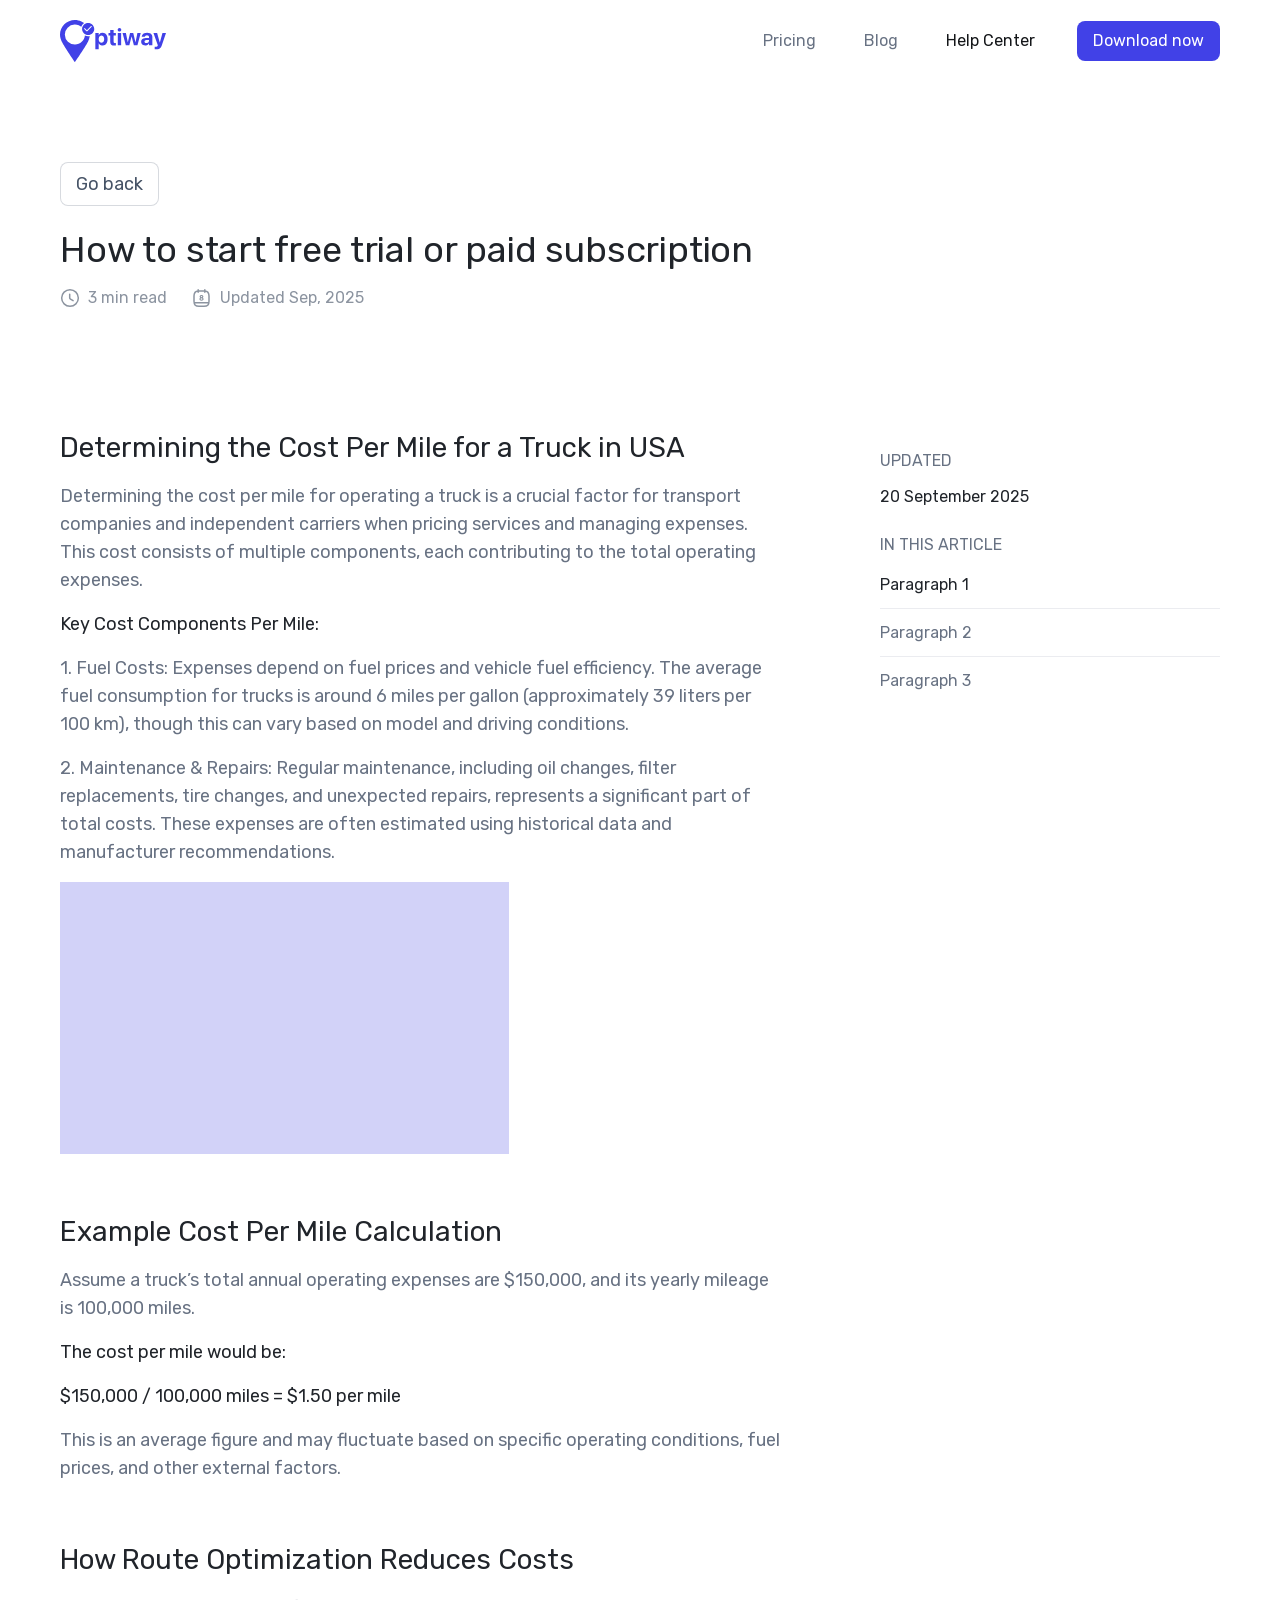
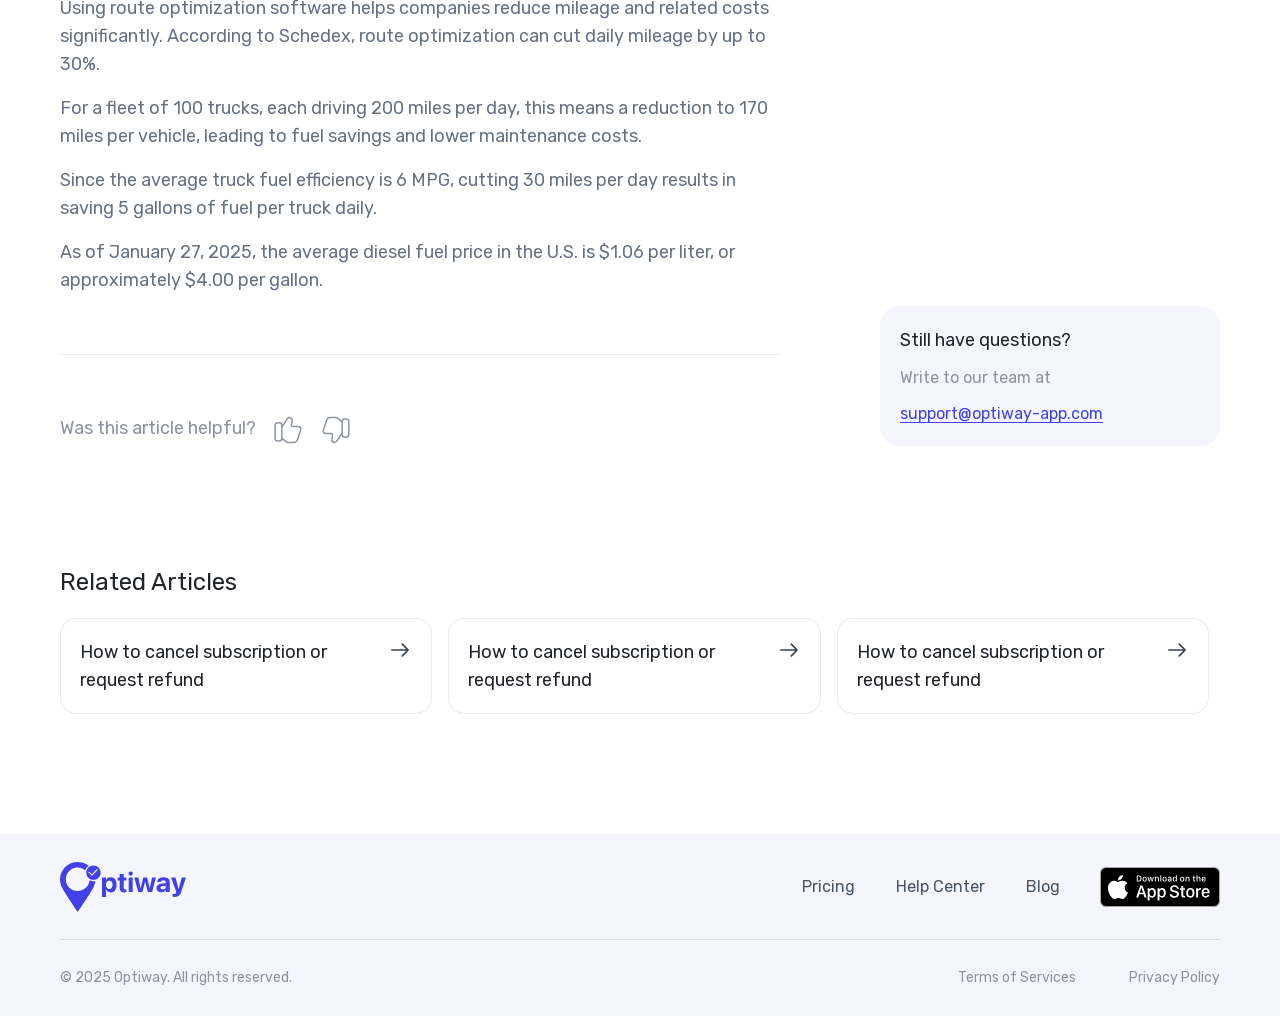
<file: help-article.html>
<!DOCTYPE html>
<html lang="en">
<head>
    <meta charset="UTF-8">
    <meta http-equiv="X-UA-Compatible" content="IE=edge">
    <meta name="viewport" content="width=device-width, initial-scale=1">

    <title>Help Center - Optiway Route Planner</title>
    <meta name="description" content="A route planner with a nice interface that helps you build a route up to 200 driving directions  and simplifies delivery">
    <meta name="keywords" content="multiple route planner app, how to add multiple address in google maps, free route planner app for delivery drivers, fastest driving route, aa autoroute, fastest route, make a route, plan my route, plot a route, driving direction by car, routeplanners, circuit app, driving directions shortest route, delivery route planner, create itinerary map, driving directions mapquest, best route planner, route planning, apple maps route planner, route optimization, free route planner, google maps truck route, map a route, route planner, route mapper, plan a route on google maps, directions by car, route planner app, app to optimize route, mapquest get driving directions, best routing app, driving directions and maps, get driving directions, multiple stops google maps, mapquest directions, aa route planner, route maker app, route maps, best driving routes, direction app, map my route, best gps app, map routing app, route finder, google route planner, google navigation app, best driving routes">
    <link rel="canonical" href="https://optiway-app.com/">

    <link rel="preload" href="assets/fonts/rubik-regular.woff2" as="font" type="font/woff2" crossorigin>
    <style>
        @font-face {font-family: 'Rubik';font-style: normal;font-weight: 300 900;font-display: swap;src: url('./assets/fonts/rubik-regular.woff2') format('woff2');unicode-range: U+0000-00FF, U+0131, U+0152-0153, U+02BB-02BC, U+02C6, U+02DA, U+02DC, U+0304, U+0308, U+0329, U+2000-206F, U+20AC, U+2122, U+2191, U+2193, U+2212, U+2215, U+FEFF, U+FFFD;}
        @font-face {font-family: 'Rubik';font-style: italic;font-weight: 300 900;font-display: swap;src: url('./assets/fonts/rubik-italic.woff2') format('woff2');unicode-range: U+0000-00FF, U+0131, U+0152-0153, U+02BB-02BC, U+02C6, U+02DA, U+02DC, U+0304, U+0308, U+0329, U+2000-206F, U+20AC, U+2122, U+2191, U+2193, U+2212, U+2215, U+FEFF, U+FFFD;}
    </style>

    <link href="assets/css/style.css" rel="stylesheet">

    <script src="assets/js/script.js" defer></script>

    <link rel="icon" type="image/png" href="assets/favicon/favicon-96x96.png" sizes="96x96">
    <link rel="icon" type="image/svg+xml" href="assets/favicon/favicon.svg">
    <link rel="shortcut icon" href="assets/favicon/favicon.ico">
    <link rel="apple-touch-icon" sizes="180x180" href="assets/favicon/apple-touch-icon.png">
    <meta name="apple-mobile-web-app-title" content="Optiway">
    <link rel="manifest" href="assets/favicon/site.webmanifest">
</head>
<body>

<header class="header">
    <div class="container">
        <figure class="header__logo"><a href="./" title="Optiway Route Planner"><img src="assets/img/logo.svg" width="92" height="36" alt="Optiway" title="Optiway" loading="eager"></a></figure>
        <nav class="header__nav">
            <div class="header__space">
                <menu class="header__menu">
                    <li class="only-mobile"><a href="index.html">Home</a></li>
                    <li><a href="pricing.html">Pricing</a></li>
                    <li><a href="blog.html">Blog</a></li>
                    <li class="active"><a href="help.html" title="Help Center">Help Center</a></li>
                </menu>
                <div class="header__overlay"></div>
            </div>
        </nav>
        <div class="header__button">
            <a href="https://apps.apple.com/app/apple-store/id1641843155?pt=124257092&ct=website-2&mt=8" class="btn" target="_blank" rel="noopener noreferrer" title="Download now">Download<span>&nbsp;now</span></a>
        </div>
        <div class="header__toggle"><span></span></div>
    </div>
</header>

<main class="page">
    <article class="container">
        <header class="post-header help-header">
            <div class="post-header__content">
                <a href="#back" class="btn btn--large btn--outline post-header__back" onclick="history.back();return false;">Go back</a>
                <h2>How to start free trial or paid subscription</h2>
                <p class="post-header__data">
                    <em><svg width="20" height="20"><use href="assets/img/sprite.svg#time"></use></svg><span>3 min read</span></em>
                    <em><svg width="21" height="20"><use href="assets/img/sprite.svg#date"></use></svg><span>Updated Sep, 2025</span></em>
                </p>
            </div>
        </header>

        <div class="post">
            <aside class="post__meta">
                <div class="meta">
                    <p class="meta-item">
                        <strong>Updated</strong>
                        <time datetime="2025-09-20">20 September 2025</time>
                    </p>
                    <div class="meta-item meta-item--links">
                        <strong>In this article</strong>
                        <ul class="meta-links">
                            <li class="active"><a href="#determining-cost">Paragraph 1</a></li>
                            <li><a href="#example-cost">Paragraph 2</a></li>
                            <li><a href="#costs-reduction">Paragraph 3</a></li>
                        </ul>
                    </div>
                </div>
            </aside>

            <div class="post__content">
                <section id="determining-cost">
                    <h3>Determining the Cost Per Mile for a Truck in USA</h3>
                    <p>Determining the cost per mile for operating a truck is a crucial factor for transport companies and independent carriers when pricing services and managing expenses. This cost consists of multiple components, each contributing to the total operating expenses. </p>
                    <p class="lead">Key Cost Components Per Mile:</p>
                    <p>1. Fuel Costs: Expenses depend on fuel prices and vehicle fuel efficiency. The average fuel consumption for trucks is around 6 miles per gallon (approximately 39 liters per 100 km), though this can vary based on model and driving conditions.</p>
                    <p>2. Maintenance &amp; Repairs: Regular maintenance, including oil changes, filter replacements, tire changes, and unexpected repairs, represents a significant part of total costs. These expenses are often estimated using historical data and manufacturer recommendations.</p>
                    <picture>
                        <source srcset="assets/img/help/image.png 1x, assets/img/help/image@2x.png 2x, assets/img/help/image@3x.png 3x" width="449" height="272" media="(min-width: 768px)" type="image/webp">
                        <img src="assets/img/help/image-mobile.png" srcset="assets/img/help/image-mobile.png 1x, assets/img/help/image-mobile@2x.png 2x, assets/img/help/image-mobile@3x.png 3x" width="406" height="362" alt="Image" title="Image" loading="eager">
                    </picture>
                </section>

                <section id="example-cost">
                    <h3>Example Cost Per Mile Calculation</h3>
                    <p>Assume a truck’s total annual operating expenses are $150,000, and its yearly mileage is 100,000 miles. </p>
                    <p class="lead">The cost per mile would be:</p>
                    <p class="lead">$150,000 / 100,000 miles = $1.50 per mile</p>
                    <p>This is an average figure and may fluctuate based on specific operating conditions, fuel prices, and other external factors.</p>
                </section>

                <section id="costs-reduction">
                    <h3>How Route Optimization Reduces Costs</h3>
                    <p>Using route optimization software helps companies reduce mileage and related costs significantly. According to Schedex, route optimization can cut daily mileage by up to 30%.</p>
                    <p>For a fleet of 100 trucks, each driving 200 miles per day, this means a reduction to 170 miles per vehicle, leading to fuel savings and lower maintenance costs.</p>
                    <p>Since the average truck fuel efficiency is 6 MPG, cutting 30 miles per day results in saving 5 gallons of fuel per truck daily. </p>
                    <p>As of January 27, 2025, the average diesel fuel price in the U.S. is $1.06 per liter, or approximately $4.00 per gallon.</p>
                </section>
            </div>

            <footer class="post__footer">
                <p class="helpful">
                    <em>Was this article helpful?</em>
                    <a class="helpful-up" href="#">
                        <svg width="32" height="32"><use href="assets/img/sprite.svg#thumb"></use></svg>
                        <svg width="32" height="32"><use href="assets/img/sprite.svg#thumb-active"></use></svg>
                    </a>
                    <a class="helpful-down" href="#">
                        <svg width="32" height="32"><use href="assets/img/sprite.svg#thumb"></use></svg>
                        <svg width="32" height="32"><use href="assets/img/sprite.svg#thumb-active"></use></svg>
                    </a>
                </p>
                <div class="questions">
                    <p class="h5">Still have questions?</p>
                    <p>Write to our team at <br><a href="mailto:support@optiway-app.com">support@optiway-app.com</a></p>
                </div>
            </footer>
        </div>

        <section class="articles articles--compact">
            <header class="head">
                <h4>Related Articles</h4>
            </header>
            <div class="articles__list">
                <section class="article">
                    <a href="help-article.html" class="article__link">
                        <h3 class="h5 article__title">How to cancel subscription or request refund</h3>
                        <svg class="article__arrow" width="24" height="24"><use href="assets/img/sprite.svg#arrow-right"></use></svg>
                    </a>
                </section>
                <section class="article">
                    <a href="help-article.html" class="article__link">
                        <h3 class="h5 article__title">How to cancel subscription or request refund</h3>
                        <svg class="article__arrow" width="24" height="24"><use href="assets/img/sprite.svg#arrow-right"></use></svg>
                    </a>
                </section>
                <section class="article">
                    <a href="help-article.html" class="article__link">
                        <h3 class="h5 article__title">How to cancel subscription or request refund</h3>
                        <svg class="article__arrow" width="24" height="24"><use href="assets/img/sprite.svg#arrow-right"></use></svg>
                    </a>
                </section>
            </div>
        </section>
    </article>
</main>

<footer class="footer">
    <div class="container">
        <figure class="footer__logo"><a href="index.html" title="Optiway Route Planner"><img src="assets/img/logo.svg" width="126" height="50" alt="Optiway" title="Optiway" loading="lazy"></a></figure>
        <menu class="footer__menu">
            <li><a href="pricing.html" title="Pricing">Pricing</a></li>
            <li><a href="help.html" title="Help Center">Help Center</a></li>
            <li><a href="blog.html" title="Blog">Blog</a></li>
        </menu>
        <div class="footer__download"><a href="https://apps.apple.com/app/apple-store/id1641843155?pt=124257092&ct=website-2&mt=8" target="_blank" rel="noopener noreferrer" title="Download on the App Store"><img src="./assets/img/appstore.svg" width="120" height="40" alt="Download on the App Store" title="Download on the App Store" loading="lazy"></a></div>
        <hr class="footer__line">
        <p class="footer__copyright">&copy; 2025 Optiway. All rights reserved.</p>
        <menu class="footer__links">
            <li><a href="#" title="Terms of Services">Terms of Services</a></li>
            <li><a href="#" title="Privacy Policy">Privacy Policy</a></li>
        </menu>
    </div>
</footer>

</body>
</html>
</file>
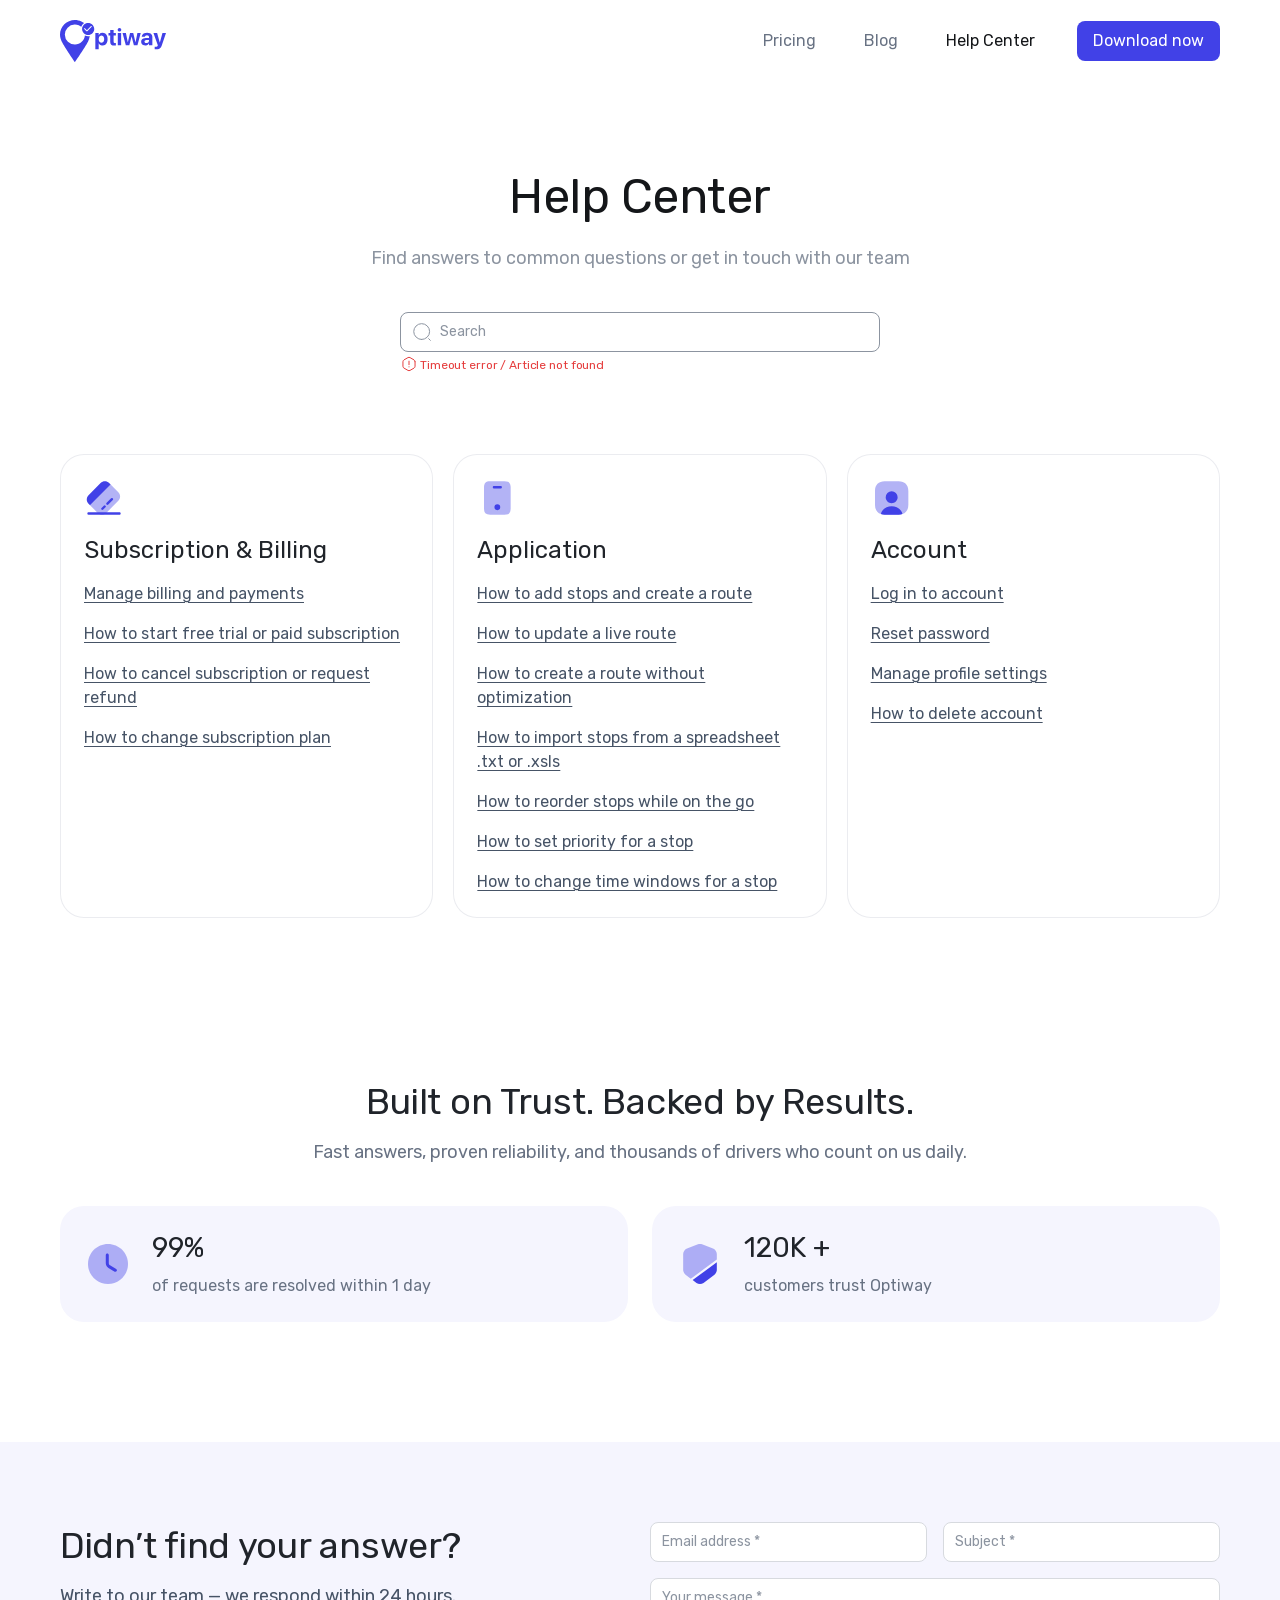
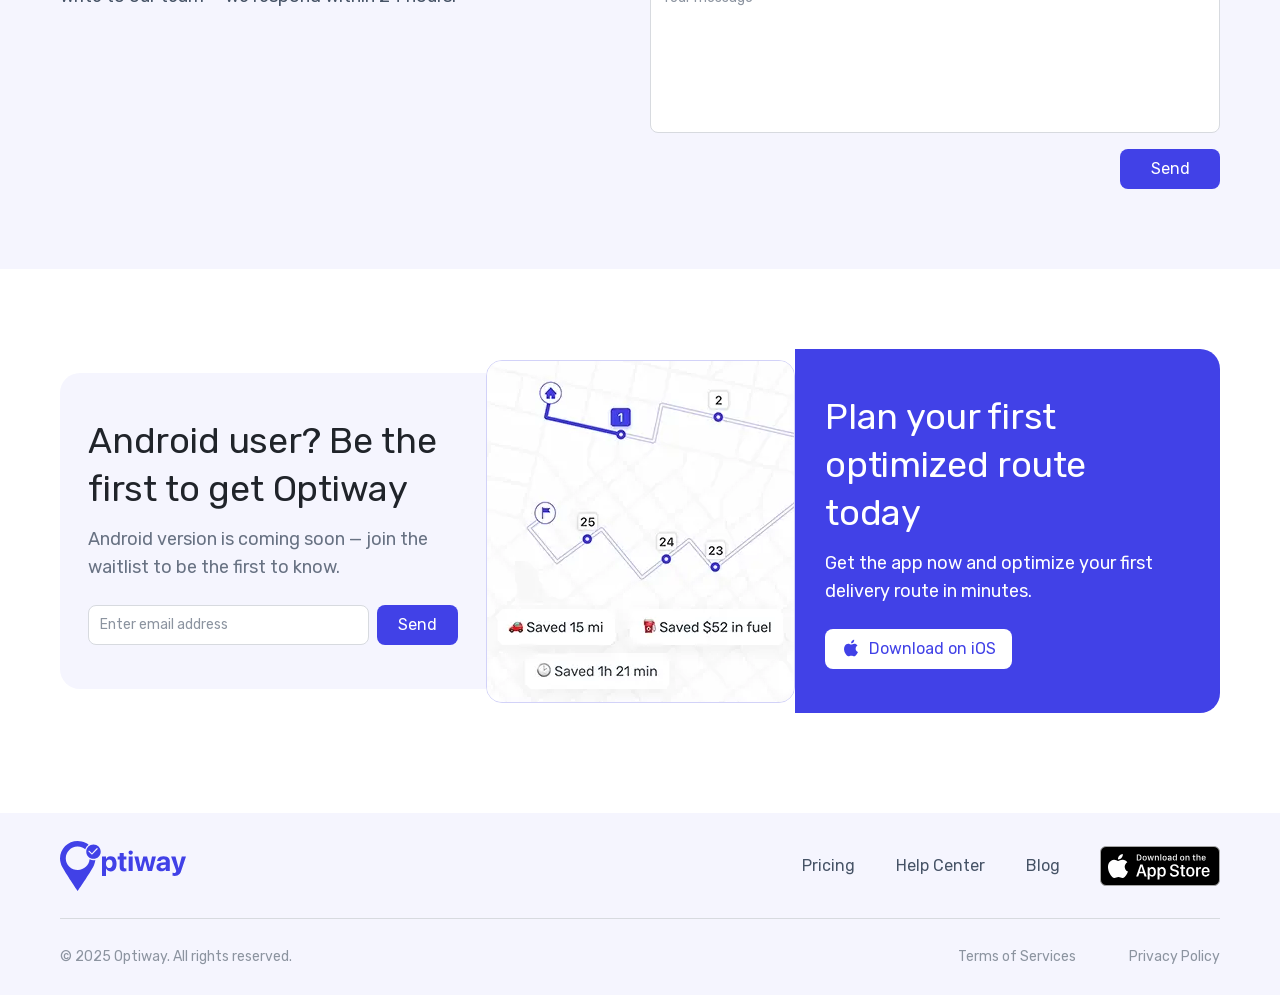
<file: help.html>
<!DOCTYPE html>
<html lang="en">
<head>
    <meta charset="UTF-8">
    <meta http-equiv="X-UA-Compatible" content="IE=edge">
    <meta name="viewport" content="width=device-width, initial-scale=1">

    <title>Help Center - Optiway Route Planner</title>
    <meta name="description" content="A route planner with a nice interface that helps you build a route up to 200 driving directions  and simplifies delivery">
    <meta name="keywords" content="multiple route planner app, how to add multiple address in google maps, free route planner app for delivery drivers, fastest driving route, aa autoroute, fastest route, make a route, plan my route, plot a route, driving direction by car, routeplanners, circuit app, driving directions shortest route, delivery route planner, create itinerary map, driving directions mapquest, best route planner, route planning, apple maps route planner, route optimization, free route planner, google maps truck route, map a route, route planner, route mapper, plan a route on google maps, directions by car, route planner app, app to optimize route, mapquest get driving directions, best routing app, driving directions and maps, get driving directions, multiple stops google maps, mapquest directions, aa route planner, route maker app, route maps, best driving routes, direction app, map my route, best gps app, map routing app, route finder, google route planner, google navigation app, best driving routes">
    <link rel="canonical" href="https://optiway-app.com/">

    <link rel="preload" href="assets/fonts/rubik-regular.woff2" as="font" type="font/woff2" crossorigin>
    <style>
        @font-face {font-family: 'Rubik';font-style: normal;font-weight: 300 900;font-display: swap;src: url('./assets/fonts/rubik-regular.woff2') format('woff2');unicode-range: U+0000-00FF, U+0131, U+0152-0153, U+02BB-02BC, U+02C6, U+02DA, U+02DC, U+0304, U+0308, U+0329, U+2000-206F, U+20AC, U+2122, U+2191, U+2193, U+2212, U+2215, U+FEFF, U+FFFD;}
        @font-face {font-family: 'Rubik';font-style: italic;font-weight: 300 900;font-display: swap;src: url('./assets/fonts/rubik-italic.woff2') format('woff2');unicode-range: U+0000-00FF, U+0131, U+0152-0153, U+02BB-02BC, U+02C6, U+02DA, U+02DC, U+0304, U+0308, U+0329, U+2000-206F, U+20AC, U+2122, U+2191, U+2193, U+2212, U+2215, U+FEFF, U+FFFD;}
    </style>

    <link href="assets/css/style.css" rel="stylesheet">

    <script src="assets/js/script.js" defer></script>

    <link rel="icon" type="image/png" href="assets/favicon/favicon-96x96.png" sizes="96x96">
    <link rel="icon" type="image/svg+xml" href="assets/favicon/favicon.svg">
    <link rel="shortcut icon" href="assets/favicon/favicon.ico">
    <link rel="apple-touch-icon" sizes="180x180" href="assets/favicon/apple-touch-icon.png">
    <meta name="apple-mobile-web-app-title" content="Optiway">
    <link rel="manifest" href="assets/favicon/site.webmanifest">
</head>
<body>

<header class="header">
    <div class="container">
        <figure class="header__logo"><a href="./" title="Optiway Route Planner"><img src="assets/img/logo.svg" width="92" height="36" alt="Optiway" title="Optiway" loading="eager"></a></figure>
        <nav class="header__nav">
            <div class="header__space">
                <menu class="header__menu">
                    <li class="only-mobile"><a href="index.html">Home</a></li>
                    <li><a href="pricing.html">Pricing</a></li>
                    <li><a href="blog.html">Blog</a></li>
                    <li class="active"><a href="help.html" title="Help Center">Help Center</a></li>
                </menu>
                <div class="header__overlay"></div>
            </div>
        </nav>
        <div class="header__button">
            <a href="https://apps.apple.com/app/apple-store/id1641843155?pt=124257092&ct=website-2&mt=8" class="btn" target="_blank" rel="noopener noreferrer" title="Download now">Download<span>&nbsp;now</span></a>
        </div>
        <div class="header__toggle"><span></span></div>
    </div>
</header>

<main class="page">
    <article class="container">
        <header class="page-header page-header--help">
            <h1>Help Center</h1>
            <p>Find answers to common questions or get in touch with our team</p>
        </header>

        <form action="help.html" class="search">
            <div class="form-group">
                <input class="form-control" name="s" type="search" value="" placeholder="Search" maxlength="30" autocomplete="off">
                <p class="form-error-message">Timeout error / Article not found</p>
            </div>
        </form>

        <div class="help">
            <section class="help__category">
                <header class="help__header">
                    <svg width="40" height="40"><use href="assets/img/sprite.svg#subscription"></use></svg>
                    <h2 class="h4">Subscription &amp; Billing</h2>
                </header>
                <ul>
                    <li><a href="help-article.html">Manage billing and payments</a></li>
                    <li><a href="help-article.html">How to start free trial or paid subscription</a></li>
                    <li><a href="help-article.html">How to cancel subscription or request refund</a></li>
                    <li><a href="help-article.html">How to change subscription plan</a></li>
                </ul>
            </section>
            <section class="help__category">
                <header class="help__header">
                    <svg width="40" height="40"><use href="assets/img/sprite.svg#application"></use></svg>
                    <h2 class="h4">Application</h2>
                </header>
                <ul>
                    <li><a href="help-article.html">How to add stops and create a route</a></li>
                    <li><a href="help-article.html">How to update a live route</a></li>
                    <li><a href="help-article.html">How to create a route without optimization</a></li>
                    <li><a href="help-article.html">How to import stops from a spreadsheet .txt or .xsls</a></li>
                    <li><a href="help-article.html">How to reorder stops while on the go</a></li>
                    <li><a href="help-article.html">How to set priority for a stop</a></li>
                    <li><a href="help-article.html">How to change time windows for a stop</a></li>
                </ul>
            </section>
            <section class="help__category">
                <header class="help__header">
                    <svg width="40" height="40"><use href="assets/img/sprite.svg#account"></use></svg>
                    <h2 class="h4">Account</h2>
                </header>
                <ul>
                    <li><a href="help-article.html">Log in to account</a></li>
                    <li><a href="help-article.html">Reset password</a></li>
                    <li><a href="help-article.html">Manage profile settings</a></li>
                    <li><a href="help-article.html">How to delete account</a></li>
                </ul>
            </section>
        </div>

        <section class="help-stats">
            <header class="head head--center">
                <h2>Built on Trust. Backed by Results.</h2>
                <p>Fast answers, proven reliability, and thousands of drivers who count on us daily.</p>
            </header>
            <div class="help-stats__list">
                <section class="help-stats__entry">
                    <svg width="48" height="48"><use href="assets/img/sprite.svg#day"></use></svg>
                    <h3>99% <small>of requests are resolved within 1 day</small></h3>
                </section>
                <section class="help-stats__entry">
                    <svg width="48" height="48"><use href="assets/img/sprite.svg#trust"></use></svg>
                    <h3>120K + <small>customers trust Optiway</small></h3>
                </section>
            </div>
        </section>

        <section class="contact-us">
            <div class="contact-us__col">
                <header class="head">
                    <h2>Didn’t find your answer?</h2>
                    <p>Write to our team — we respond within 24 hours.</p>
                </header>
            </div>
            <div class="contact-us__col">
                <form action="help.html" class="form form-validate" type="get" novalidate>
                    <div class="form-group form-half">
                        <input class="form-control" name="email" type="email" maxlength="30" required placeholder="Email address *" value="">
                    </div>
                    <div class="form-group form-half">
                        <input class="form-control" name="subject" type="text" maxlength="50" required placeholder="Subject *" value="">
                    </div>
                    <div class="form-group">
                        <textarea class="form-control" name="message" id="" cols="30" rows="8" maxlength="300" required placeholder="Your message *"></textarea>
                    </div>
                    <div class="form-group">
                        <button type="submit" class="btn">Send</button>
                    </div>
                </form>
            </div>
        </section>

        <div class="cta cta--advanced">
            <section class="cta__content cta--blue">
                <h2 class="cta__heading">Plan your first optimized route today</h2>
                <p>Get the app now and optimize your first delivery route in minutes.</p>
                <a href="https://apps.apple.com/app/apple-store/id1641843155?pt=124257092&ct=website-2&mt=8" class="btn btn--white" target="_blank" rel="noopener noreferrer" title="Download on iOS"><svg width="20" height="20"><use href="assets/img/sprite.svg#apple-blue"></use></svg> Download on iOS</a>
            </section>
            <figure class="cta__map"><img src="assets/img/cta/map.webp" srcset="assets/img/cta/map.webp, assets/img/cta/map@2x.webp 2x, assets/img/cta/map@3x.webp 3x" width="307" height="341" alt="Map" title="Map" loading="lazy"></figure>
            <section class="cta__content cta--gray">
                <h2 class="cta__heading">Android user? Be the first to get Optiway</h2>
                <p>Android version is coming soon &mdash; join the waitlist to be the first to know.</p>
                <form action="#" class="form form-subscribe form-validate" novalidate>
                    <div class="form-group"><input class="form-control" type="email" maxlength="50" required value="" placeholder="Enter email address"></div>
                    <button type="submit" class="btn"><span class="form-submit-text">Send</span></button>
                </form>
            </section>
        </div>
    </article>
</main>

<footer class="footer">
    <div class="container">
        <figure class="footer__logo"><a href="index.html" title="Optiway Route Planner"><img src="assets/img/logo.svg" width="126" height="50" alt="Optiway" title="Optiway" loading="lazy"></a></figure>
        <menu class="footer__menu">
            <li><a href="pricing.html" title="Pricing">Pricing</a></li>
            <li><a href="help.html" title="Help Center">Help Center</a></li>
            <li><a href="blog.html" title="Blog">Blog</a></li>
        </menu>
        <div class="footer__download"><a href="https://apps.apple.com/app/apple-store/id1641843155?pt=124257092&ct=website-2&mt=8" target="_blank" rel="noopener noreferrer" title="Download on the App Store"><img src="./assets/img/appstore.svg" width="120" height="40" alt="Download on the App Store" title="Download on the App Store" loading="lazy"></a></div>
        <hr class="footer__line">
        <p class="footer__copyright">&copy; 2025 Optiway. All rights reserved.</p>
        <menu class="footer__links">
            <li><a href="#" title="Terms of Services">Terms of Services</a></li>
            <li><a href="#" title="Privacy Policy">Privacy Policy</a></li>
        </menu>
    </div>
</footer>

</body>
</html>
</file>
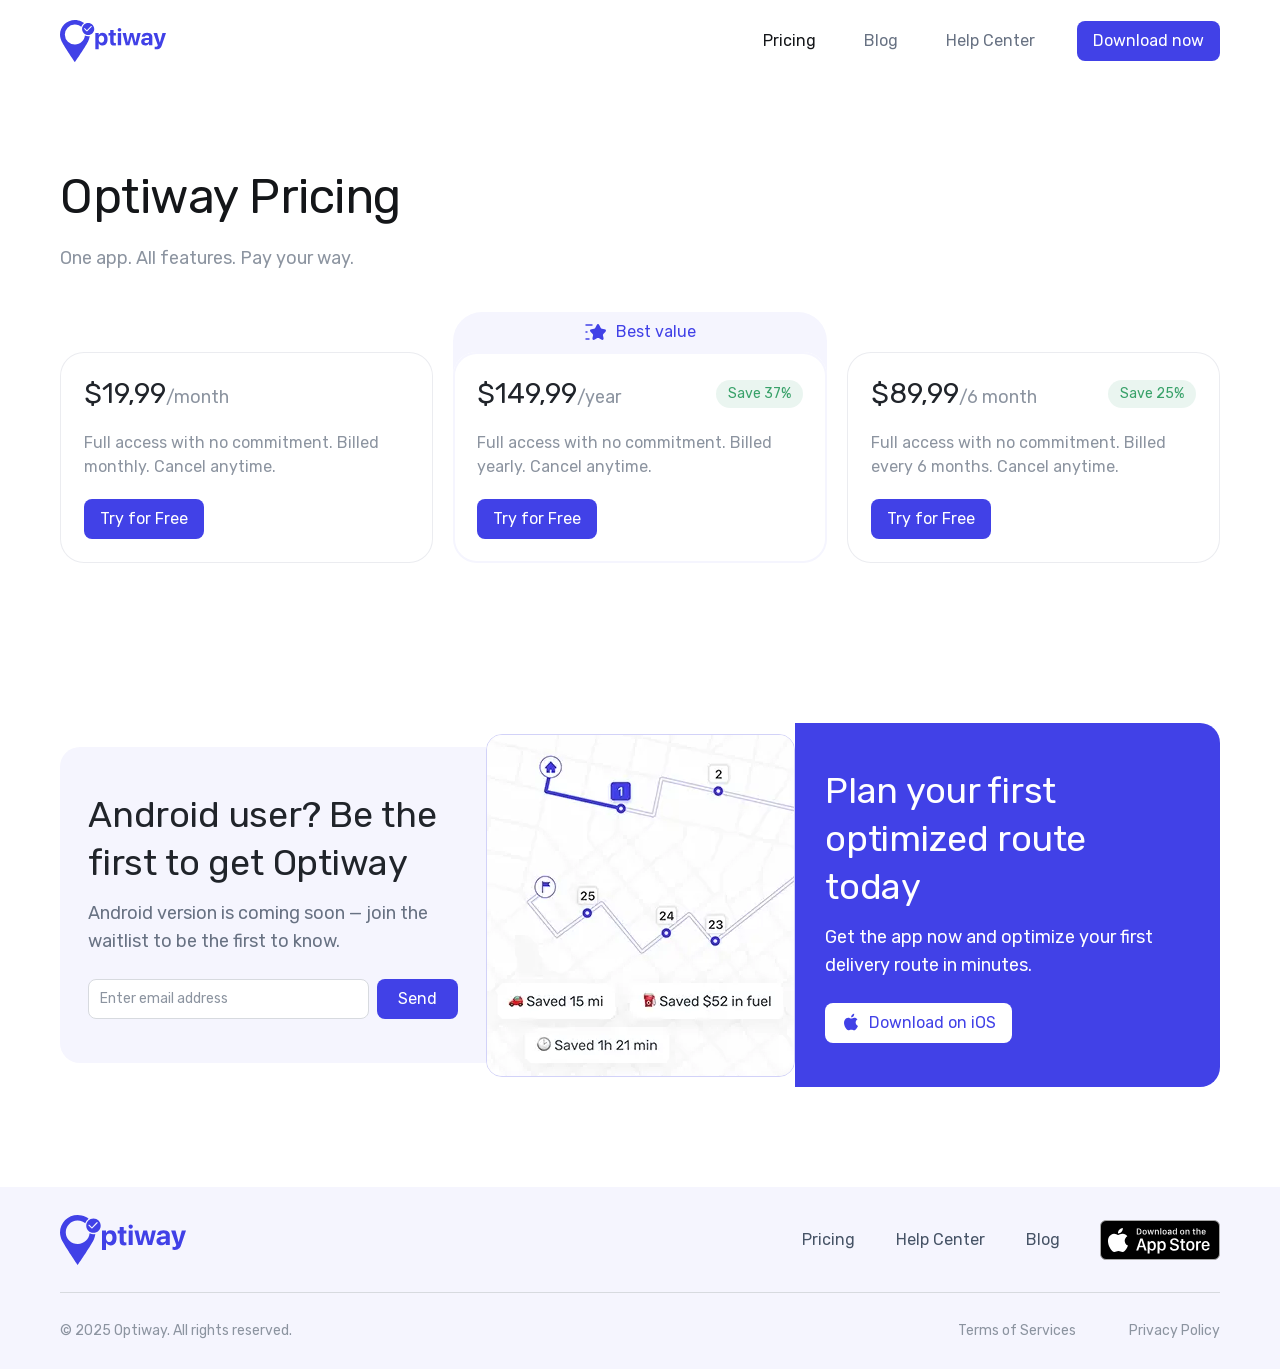
<file: pricing.html>
<!DOCTYPE html>
<html lang="en">
<head>
    <meta charset="UTF-8">
    <meta http-equiv="X-UA-Compatible" content="IE=edge">
    <meta name="viewport" content="width=device-width, initial-scale=1">

    <title>Pricing - Optiway Route Planner</title>
    <meta name="description" content="A route planner with a nice interface that helps you build a route up to 200 driving directions  and simplifies delivery">
    <meta name="keywords" content="multiple route planner app, how to add multiple address in google maps, free route planner app for delivery drivers, fastest driving route, aa autoroute, fastest route, make a route, plan my route, plot a route, driving direction by car, routeplanners, circuit app, driving directions shortest route, delivery route planner, create itinerary map, driving directions mapquest, best route planner, route planning, apple maps route planner, route optimization, free route planner, google maps truck route, map a route, route planner, route mapper, plan a route on google maps, directions by car, route planner app, app to optimize route, mapquest get driving directions, best routing app, driving directions and maps, get driving directions, multiple stops google maps, mapquest directions, aa route planner, route maker app, route maps, best driving routes, direction app, map my route, best gps app, map routing app, route finder, google route planner, google navigation app, best driving routes">
    <link rel="canonical" href="https://optiway-app.com/">

    <link rel="preload" href="assets/fonts/rubik-regular.woff2" as="font" type="font/woff2" crossorigin>
    <style>
        @font-face {font-family: 'Rubik';font-style: normal;font-weight: 300 900;font-display: swap;src: url('./assets/fonts/rubik-regular.woff2') format('woff2');unicode-range: U+0000-00FF, U+0131, U+0152-0153, U+02BB-02BC, U+02C6, U+02DA, U+02DC, U+0304, U+0308, U+0329, U+2000-206F, U+20AC, U+2122, U+2191, U+2193, U+2212, U+2215, U+FEFF, U+FFFD;}
        @font-face {font-family: 'Rubik';font-style: italic;font-weight: 300 900;font-display: swap;src: url('./assets/fonts/rubik-italic.woff2') format('woff2');unicode-range: U+0000-00FF, U+0131, U+0152-0153, U+02BB-02BC, U+02C6, U+02DA, U+02DC, U+0304, U+0308, U+0329, U+2000-206F, U+20AC, U+2122, U+2191, U+2193, U+2212, U+2215, U+FEFF, U+FFFD;}
    </style>

    <link href="assets/css/style.css" rel="stylesheet">

    <script src="assets/js/script.js" defer></script>

    <link rel="icon" type="image/png" href="assets/favicon/favicon-96x96.png" sizes="96x96">
    <link rel="icon" type="image/svg+xml" href="assets/favicon/favicon.svg">
    <link rel="shortcut icon" href="assets/favicon/favicon.ico">
    <link rel="apple-touch-icon" sizes="180x180" href="assets/favicon/apple-touch-icon.png">
    <meta name="apple-mobile-web-app-title" content="Optiway">
    <link rel="manifest" href="assets/favicon/site.webmanifest">
</head>
<body>

<header class="header">
    <div class="container">
        <figure class="header__logo"><a href="./" title="Optiway Route Planner"><img src="assets/img/logo.svg" width="92" height="36" alt="Optiway" title="Optiway" loading="eager"></a></figure>
        <nav class="header__nav">
            <div class="header__space">
                <menu class="header__menu">
                    <li class="only-mobile"><a href="index.html">Home</a></li>
                    <li class="active"><a href="pricing.html">Pricing</a></li>
                    <li><a href="blog.html">Blog</a></li>
                    <li><a href="help.html" title="Help Center">Help Center</a></li>
                </menu>
                <div class="header__overlay"></div>
            </div>
        </nav>
        <div class="header__button">
            <a href="https://apps.apple.com/app/apple-store/id1641843155?pt=124257092&ct=website-2&mt=8" class="btn" target="_blank" rel="noopener noreferrer" title="Download now">Download<span>&nbsp;now</span></a>
        </div>
        <div class="header__toggle"><span></span></div>
    </div>
</header>

<main class="page">
    <article class="container">

        <header class="page-header page-header--small">
            <h1>Optiway Pricing</h1>
            <p>One app. All features. Pay your way.</p>
        </header>

        <div class="pricing has-animation">
            <ul class="pricing__list">
                <li class="pricing__accent">
                    <strong class="pricing__pre"><svg width="24" height="24"><use href="assets/img/sprite.svg#best"></use></svg><span>Best value</span></strong>
                    <div class="pricing__entry">
                        <p class="pricing__title">$149,99<small>/year</small></p>
                        <small class="pricing__discount">Save 37%</small>
                        <p>Full access with no commitment. Billed yearly. Cancel anytime.</p>
                        <a href="https://apps.apple.com/app/apple-store/id1641843155?pt=124257092&ct=website-2&mt=8" class="btn" target="_blank" rel="noopener noreferrer" title="Try for Free Now">Try for Free</a>
                    </div>
                </li>
                <li>
                    <div class="pricing__entry">
                        <p class="pricing__title">$89,99<small>/6 month</small></p>
                        <small class="pricing__discount">Save 25%</small>
                        <p>Full access with no commitment. Billed every 6 months. Cancel anytime.</p>
                        <a href="https://apps.apple.com/app/apple-store/id1641843155?pt=124257092&ct=website-2&mt=8" class="btn" target="_blank" rel="noopener noreferrer" title="Try for Free Now">Try for Free</a>
                    </div>
                </li>
                <li>
                    <div class="pricing__entry">
                        <p class="pricing__title">$19,99<small>/month</small></p>
                        <p>Full access with no commitment. Billed monthly. Cancel anytime.</p>
                        <a href="https://apps.apple.com/app/apple-store/id1641843155?pt=124257092&ct=website-2&mt=8" class="btn" target="_blank" rel="noopener noreferrer" title="Try for Free Now">Try for Free</a>
                    </div>
                </li>
            </ul>
        </div>

        <div class="cta cta--advanced has-animation">
            <section class="cta__content cta--blue">
                <h2 class="cta__heading">Plan your first optimized route today</h2>
                <p>Get the app now and optimize your first delivery route in minutes.</p>
                <a href="https://apps.apple.com/app/apple-store/id1641843155?pt=124257092&ct=website-2&mt=8" class="btn btn--white" target="_blank" rel="noopener noreferrer" title="Download on iOS"><svg width="20" height="20"><use href="assets/img/sprite.svg#apple-blue"></use></svg> Download on iOS</a>
            </section>
            <figure class="cta__map"><img src="assets/img/cta/map.webp" srcset="assets/img/cta/map.webp, assets/img/cta/map@2x.webp 2x, assets/img/cta/map@3x.webp 3x" width="307" height="341" alt="Map" title="Map" loading="lazy"></figure>
            <section class="cta__content cta--gray">
                <h2 class="cta__heading">Android user? Be the first to get Optiway</h2>
                <p>Android version is coming soon &mdash; join the waitlist to be the first to know.</p>
                <form action="#" class="form form-subscribe form-validate" novalidate>
                    <div class="form-group"><input class="form-control" type="email" maxlength="50" required value="" placeholder="Enter email address"></div>
                    <button type="submit" class="btn"><span class="form-submit-text">Send</span></button>
                </form>
            </section>
        </div>
    </article>
</main>

<footer class="footer">
    <div class="container">
        <figure class="footer__logo"><a href="index.html" title="Optiway Route Planner"><img src="assets/img/logo.svg" width="126" height="50" alt="Optiway" title="Optiway" loading="lazy"></a></figure>
        <menu class="footer__menu">
            <li><a href="pricing.html" title="Pricing">Pricing</a></li>
            <li><a href="help.html" title="Help Center">Help Center</a></li>
            <li><a href="blog.html" title="Blog">Blog</a></li>
        </menu>
        <div class="footer__download"><a href="https://apps.apple.com/app/apple-store/id1641843155?pt=124257092&ct=website-2&mt=8" target="_blank" rel="noopener noreferrer" title="Download on the App Store"><img src="./assets/img/appstore.svg" width="120" height="40" alt="Download on the App Store" title="Download on the App Store" loading="lazy"></a></div>
        <hr class="footer__line">
        <p class="footer__copyright">&copy; 2025 Optiway. All rights reserved.</p>
        <menu class="footer__links">
            <li><a href="#" title="Terms of Services">Terms of Services</a></li>
            <li><a href="#" title="Privacy Policy">Privacy Policy</a></li>
        </menu>
    </div>
</footer>

</body>
</html>
</file>
<file: assets/css/style.css>
html{-webkit-text-size-adjust:100%}body{margin:0}main{display:block}hr{-webkit-box-sizing:content-box;box-sizing:content-box;height:0;overflow:visible}pre{font-family:monospace,monospace;font-size:1em}a{background-color:hsla(0,0%,100%,0)}code,kbd,samp{font-family:monospace,monospace;font-size:1em}small{font-size:80%}sub,sup{font-size:75%;line-height:0;position:relative;vertical-align:baseline}sub{bottom:-0.25em}sup{top:-0.5em}img{border-style:none}button,input,optgroup,select,textarea{font-family:inherit;font-size:100%;line-height:1.15;margin:0}button,input{overflow:visible}button,select{text-transform:none}[type=button],[type=reset],[type=submit],button{-webkit-appearance:button}[type=button]::-moz-focus-inner,[type=reset]::-moz-focus-inner,[type=submit]::-moz-focus-inner,button::-moz-focus-inner{border-style:none;padding:0}[type=button]:-moz-focusring,[type=reset]:-moz-focusring,[type=submit]:-moz-focusring,button:-moz-focusring{outline:1px dotted ButtonText}fieldset{padding:.35em .75em .625em}legend{-webkit-box-sizing:border-box;box-sizing:border-box;color:inherit;display:table;max-width:100%;padding:0;white-space:normal}progress{vertical-align:baseline}textarea{overflow:auto}[type=checkbox],[type=radio]{-webkit-box-sizing:border-box;box-sizing:border-box;padding:0}[type=number]::-webkit-inner-spin-button,[type=number]::-webkit-outer-spin-button{height:auto}[type=search]{-webkit-appearance:textfield;outline-offset:-2px}[type=search]::-webkit-search-decoration{-webkit-appearance:none}::-webkit-file-upload-button{-webkit-appearance:button;font:inherit}details{display:block}summary{display:list-item}template{display:none}[hidden]{display:none}*,*::before,*::after{-webkit-box-sizing:border-box;box-sizing:border-box;-webkit-tap-highlight-color:rgba(0,0,0,0)}html{width:100%;height:100%;background:#fff;scroll-padding-top:76px;scroll-behavior:smooth}@media(min-width: 768px){html{scroll-padding-top:82px}}body{width:100%;min-width:320px;min-height:100%;display:-webkit-box;display:-ms-flexbox;display:flex;-webkit-box-orient:vertical;-webkit-box-direction:normal;-ms-flex-direction:column;flex-direction:column;overflow-x:hidden;font:16px/1.5 "Rubik",sans-serif;color:#394351;position:relative;z-index:1;background:#fff;font-optical-sizing:auto;text-rendering:optimizeLegibility;-webkit-font-smoothing:antialiased;-moz-osx-font-smoothing:grayscale}@media(min-width: 768px){body{font-size:18px;line-height:28px}}a{color:#4141e7;text-decoration:underline;text-decoration-thickness:.0625em;text-decoration-color:inherit;text-underline-offset:.167em;-webkit-transition:text-decoration-color .15s ease,color .3s ease;transition:text-decoration-color .15s ease,color .3s ease}@media(hover: hover){a:hover,a:focus{text-decoration-color:rgba(65,65,231,0)}}p{margin:0 0 16px}.lead{color:#20242a}.blank{padding:0;margin-top:16px;margin-bottom:16px;list-style:none}.blank li+li{margin-top:12px}@media(min-width: 768px){.blank li+li{margin-top:8px}}h1,h2,h3,h4,h5,h6,.h1,.h2,.h3,.h4,.h5,.h6{margin:0 0 16px;font-family:"Rubik",sans-serif;font-weight:normal}h1,.h1{font-size:36px;line-height:48px;letter-spacing:-0.005em;color:#141619;text-align:center}@media(max-width: 369.98px){h1,.h1{font-size:32px}}@media(min-width: 768px){h1,.h1{font-size:48px;line-height:70px;letter-spacing:-0.01em}}@media(min-width: 1280px){h1,.h1{letter-spacing:-0.01em}}h2,.h2{font-size:28px;line-height:36px;color:#20242a}@media(min-width: 768px){h2,.h2{font-size:36px;line-height:48px;letter-spacing:-0.005em}}h3,.h3{font-size:28px;line-height:36px;color:#20242a}h4,.h4{font-size:24px;line-height:32px;color:#20242a}h5,.h5{font-size:18px;line-height:28px;color:#20242a}.hidden{display:none}hr{height:1px;border:none;background-color:#ebecf0}.container{max-width:552px;padding:0 16px;margin:0 auto}@media(min-width: 768px){.container{max-width:736px}}@media(min-width: 992px){.container{max-width:992px}}@media(min-width: 1280px){.container{max-width:1200px;padding:0 20px}}.header{width:100%;min-width:320px;max-width:1920px;height:76px;padding:16px 0;margin:0 auto;position:sticky;top:0;left:0;z-index:100;background:#fff}@media(min-width: 768px){.header{height:82px;padding:20px 0}}.header .container{display:-webkit-box;display:-ms-flexbox;display:flex;-webkit-box-pack:justify;-ms-flex-pack:justify;justify-content:space-between;-webkit-box-align:center;-ms-flex-align:center;align-items:center;gap:20px}@media(max-width: 369.98px){.header .container{gap:16px}}@media(max-width: 1279.98px){.header .container{max-width:1224px}}@media(max-width: 1279.98px)and (min-width: 768px){.header .container{padding-right:32px;padding-left:32px}}@media(max-width: 767.98px){.header .container::after{content:"";display:block;overflow:hidden;position:absolute;top:0;right:0;bottom:0;left:0;z-index:30;background:#fff}}.header__logo{padding:0;margin:0;position:relative;z-index:40;display:block}.header__logo a{display:block;outline:none}.header__logo img{width:92px;height:36px;display:block;-webkit-touch-callout:none;-webkit-user-select:none;-moz-user-select:none;-ms-user-select:none;user-select:none;-webkit-user-drag:none;user-drag:none}@media(min-width: 768px){.header__logo img{width:106px;height:42px}}@media(max-width: 767.98px){.header__nav{min-width:320px;display:none;overflow:hidden;position:fixed;top:0;left:0;bottom:0;right:0;z-index:10}.header__nav.visible{display:-webkit-box;display:-ms-flexbox;display:flex}.header__nav.open .header__overlay{opacity:.8}.header__nav.open .header__menu{-webkit-transform:translate3d(0, 0, 0);transform:translate3d(0, 0, 0)}}@media(min-width: 768px){.header__nav{margin-left:auto}}.header__overlay{position:absolute;top:76px;right:0;bottom:0;left:0;z-index:-1;background:#ebecf0;opacity:0;-webkit-transition:opacity .4s ease;transition:opacity .4s ease}@media(max-width: 767.98px){.header__space{width:100%;padding:76px 0 0;display:-webkit-box;display:-ms-flexbox;display:flex;-webkit-box-orient:vertical;-webkit-box-direction:normal;-ms-flex-direction:column;flex-direction:column;-webkit-box-pack:stretch;-ms-flex-pack:stretch;justify-content:stretch;position:relative;z-index:5}}@media(min-width: 768px){.header__space{height:100%;display:-webkit-box;display:-ms-flexbox;display:flex;-webkit-box-pack:center;-ms-flex-pack:center;justify-content:center;-webkit-box-align:center;-ms-flex-align:center;align-items:center}}.header__menu{padding:0;margin:0;list-style:none}@media(max-width: 767.98px){.header__menu{padding-bottom:12px;border-radius:0 0 20px 20px;background:#fff;-webkit-transform:translate3d(0, -100%, 0);transform:translate3d(0, -100%, 0);-webkit-transition:-webkit-transform .4s ease;transition:-webkit-transform .4s ease;transition:transform .4s ease;transition:transform .4s ease, -webkit-transform .4s ease}}@media(min-width: 768px){.header__menu{margin-right:14px;display:-webkit-box;display:-ms-flexbox;display:flex;gap:32px;font-size:16px;line-height:24px;letter-spacing:.001em}}.header__menu li{position:relative}@media(max-width: 767.98px){.header__menu li{padding-right:16px;padding-left:16px}.header__menu li::before{content:"";display:block;overflow:hidden;height:1px;position:absolute;top:0;right:16px;left:16px;background:#ebecf0}.header__menu li:first-child::before{display:none}}.header__menu a{display:block;position:relative;text-decoration:none;-webkit-transition:color .3s ease,background-color .3s ease;transition:color .3s ease,background-color .3s ease;outline:none}@media(max-width: 767.98px){.header__menu a{padding:14px 0;color:#687283}.header__menu a::after{content:"";display:block;overflow:hidden;width:24px;height:24px;margin:auto 0;position:absolute;top:0;right:10px;bottom:0;background:url("data:image/svg+xml,%3Csvg xmlns='http://www.w3.org/2000/svg' width='24' height='24' fill='none' viewBox='0 0 24 24'%3E%3Cpath fill='%238c94a0' d='m17.031 12.53-7.5 7.5a.75.75 0 1 1-1.061-1.06L15.44 12 8.47 5.03A.75.75 0 1 1 9.53 3.97l7.5 7.5a.747.747 0 0 1 0 1.06'/%3E%3C/svg%3E") no-repeat right center}}@media(max-width: 767.98px)and (hover: hover){.header__menu a:hover,.header__menu a:focus{color:#465366}}@media(min-width: 768px){.header__menu a{padding:2px 8px;border-radius:4px;color:#687283}}@media(min-width: 768px)and (hover: hover){.header__menu a:hover,.header__menu a:focus{color:#465366;background:#f5f5fe}}.header__menu li.active a{color:#141619;background:none}@media(min-width: 768px){.header__menu li.only-mobile{display:none}}.header__button{position:relative}@media(max-width: 767.98px){.header__button{margin-left:auto;z-index:40}}.header__button .btn{gap:0}@media(max-width: 767.98px){.header__button .btn span{display:none}}.header__toggle{width:44px;height:44px;position:relative;z-index:40;cursor:pointer}@media(min-width: 768px){.header__toggle{display:none}}.header__toggle span{display:block;position:absolute;top:0;right:0;bottom:0;left:0}.header__toggle::before,.header__toggle span::before,.header__toggle span::after{content:"";display:block;overflow:hidden;width:20px;height:1.5px;border-radius:2px;margin:auto;position:absolute;top:0;right:0;bottom:0;left:0;background:#8c94a0;-webkit-transition:opacity .3s ease,-webkit-transform .3s ease;transition:opacity .3s ease,-webkit-transform .3s ease;transition:opacity .3s ease,transform .3s ease;transition:opacity .3s ease,transform .3s ease,-webkit-transform .3s ease}.header__toggle span::before{top:10px}.header__toggle span::after{bottom:10px}@media(max-width: 767.98px){.header__nav.open~.header__toggle::before{opacity:0}.header__nav.open~.header__toggle span::before{-webkit-transform:rotate(-45deg) translate3d(3px, -4px, 0);transform:rotate(-45deg) translate3d(3px, -4px, 0)}.header__nav.open~.header__toggle span::after{-webkit-transform:rotate(45deg) translate3d(3px, 4px, 0);transform:rotate(45deg) translate3d(3px, 4px, 0)}}.page--home{padding-top:0}.footer{padding:28px 0;margin-top:auto;background-color:#f5f5fe}.footer .container{position:relative}@media(min-width: 768px){.footer .container{display:-webkit-box;display:-ms-flexbox;display:flex;-ms-flex-wrap:wrap;flex-wrap:wrap;-webkit-box-align:center;-ms-flex-align:center;align-items:center;gap:0 40px}}@media(max-width: 1279.98px){.footer .container{max-width:1224px;padding-right:32px;padding-left:32px}}@media(max-width: 369.98px){.footer .container{padding-right:16px;padding-left:16px}}.footer__logo{margin:0 0 19px}@media(min-width: 768px){.footer__logo{margin:0}}.footer__logo img{width:126px;height:50px;display:block;-webkit-touch-callout:none;-webkit-user-select:none;-moz-user-select:none;-ms-user-select:none;user-select:none;-webkit-user-drag:none;user-drag:none}@media(max-width: 767.98px){.footer__download{position:absolute;top:0;right:32px;z-index:10}}@media(max-width: 369.98px){.footer__download{right:16px}}.footer__download a{display:block}.footer__download img{width:120px;height:40px;display:block;-webkit-user-drag:none;user-drag:none;-webkit-touch-callout:none;-webkit-user-select:none;-moz-user-select:none;-ms-user-select:none;user-select:none}.footer__line{width:100%;height:1px;margin:28px 0;border:none;background-color:#d7dadf;font-size:14px;line-height:20px}@media(min-width: 992px){.footer__line{margin-top:27px}}.footer__menu{padding:0;margin:0;list-style:none;font-size:16px;line-height:24px}@media(min-width: 768px){.footer__menu{margin-left:auto;display:-webkit-box;display:-ms-flexbox;display:flex;gap:41px}}@media(max-width: 767.98px){.footer__menu li{margin-bottom:20px}}.footer__menu li a{color:#465366;text-decoration:none;outline:none}@media(hover: hover){.footer__menu li a:hover,.footer__menu li a:focus{color:#141619}}.footer__copyright{margin:0;font-size:14px;line-height:20px;color:#8c94a0}.footer__links{margin:20px 0 0;list-style:none;padding:0;font-size:14px;line-height:20px;display:-webkit-box;display:-ms-flexbox;display:flex;gap:53px}@media(min-width: 768px){.footer__links{margin-top:0;margin-left:auto;white-space:nowrap}}.footer__links li a{color:#8c94a0;text-decoration:none;outline:none}@media(hover: hover){.footer__links li a:hover,.footer__links li a:focus{color:#465366}}.btn{padding:8px 16px;border:none;border-radius:8px;display:-webkit-inline-box;display:-ms-inline-flexbox;display:inline-flex;-webkit-box-orient:horizontal;-webkit-box-direction:normal;-ms-flex-direction:row;flex-direction:row;-webkit-box-pack:center;-ms-flex-pack:center;justify-content:center;-webkit-box-align:center;-ms-flex-align:center;align-items:center;gap:8px;font:16px/1.5 "Rubik",sans-serif;color:#fff;text-align:center;text-decoration:none;background:#4141e7 no-repeat center center;-webkit-transition:color .3s ease,background-color .3s ease,-webkit-box-shadow .3s ease;transition:color .3s ease,background-color .3s ease,-webkit-box-shadow .3s ease;transition:color .3s ease,box-shadow .3s ease,background-color .3s ease;transition:color .3s ease,box-shadow .3s ease,background-color .3s ease,-webkit-box-shadow .3s ease;outline:none;cursor:pointer}@media(hover: hover){.btn:not([disabled]):hover,.btn:not([disabled]):focus{background-color:#1b1b96}}.btn svg{-webkit-transition:-webkit-filter .3s ease;transition:-webkit-filter .3s ease;transition:filter .3s ease;transition:filter .3s ease, -webkit-filter .3s ease}.btn[disabled]{opacity:.3;cursor:default}.btn--large{font-size:18px;line-height:28px}.btn--outline{color:#465366;background:#fff;-webkit-box-shadow:0 0 0 1px inset #d7dadf;box-shadow:0 0 0 1px inset #d7dadf}@media(hover: hover){.btn--outline:not([disabled]):hover,.btn--outline:not([disabled]):focus{-webkit-box-shadow:0 0 0 1px inset #8c94a0;box-shadow:0 0 0 1px inset #8c94a0;background-color:#fff}}.btn--white{color:#4141e7;background-color:#fff}@media(hover: hover){.btn--white:not([disabled]):hover,.btn--white:not([disabled]):focus{color:#141619;background-color:#fff}.btn--white:not([disabled]):hover svg,.btn--white:not([disabled]):focus svg{-webkit-filter:grayscale(100%);filter:grayscale(100%)}}.form{display:-webkit-box;display:-ms-flexbox;display:flex;-ms-flex-wrap:wrap;flex-wrap:wrap;gap:16px}.form-group{width:100%;position:relative}.form-group::after{content:"";display:table;clear:both}.form-half{-ms-flex-preferred-size:calc(50% - 8px);flex-basis:calc(50% - 8px)}.form-success-message{padding-left:20px;margin:4px 0 0;display:block;position:relative;font:12px/1.5 "Inter","Rubik",sans-serif;letter-spacing:-0.01em;color:#38a169;background:url("data:image/svg+xml,%3Csvg xmlns='http://www.w3.org/2000/svg' width='16' height='16' fill='none' viewBox='0 0 16 16'%3E%3Cpath stroke='%2338a169' stroke-linecap='round' stroke-linejoin='round' d='M8 14.667c3.666 0 6.666-3 6.666-6.666s-3-6.667-6.666-6.667-6.667 3-6.667 6.667 3 6.666 6.667 6.666'/%3E%3Cpath stroke='%2338a169' stroke-linecap='round' stroke-linejoin='round' d='m5.167 8 1.887 1.887 3.78-3.774'/%3E%3C/svg%3E") no-repeat 1px 0;cursor:default;-webkit-touch-callout:none;-webkit-user-select:none;-moz-user-select:none;-ms-user-select:none;user-select:none;-webkit-user-drag:none;user-drag:none}.form-error-message{padding-left:20px;margin:4px 0 0;display:block;position:relative;font:12px/1.5 "Inter","Rubik",sans-serif;letter-spacing:-0.01em;color:#e53e3e;background:url("data:image/svg+xml,%3Csvg xmlns='http://www.w3.org/2000/svg' width='16' height='16' fill='none' viewBox='0 0 16 16'%3E%3Cpath stroke='%23e53e3e' stroke-linecap='round' stroke-linejoin='round' d='M8 5.167v3.5M14.054 5.72v4.56c0 .747-.4 1.44-1.047 1.82l-3.96 2.287a2.11 2.11 0 0 1-2.1 0L2.987 12.1a2.1 2.1 0 0 1-1.047-1.82V5.72c0-.747.4-1.44 1.047-1.82l3.96-2.287a2.11 2.11 0 0 1 2.1 0l3.96 2.287a2.11 2.11 0 0 1 1.047 1.82M8 10.8v.067'/%3E%3C/svg%3E") no-repeat 1px 0;cursor:default;-webkit-touch-callout:none;-webkit-user-select:none;-moz-user-select:none;-ms-user-select:none;user-select:none;-webkit-user-drag:none;user-drag:none}.form-control{width:100%;padding:8px 11px;border:1px solid #d7dadf;border-radius:8px;font:16px/22px "Inter","Rubik",sans-serif;color:#20242a;background:#fff;outline:none;-webkit-transition:border-color .3s ease;transition:border-color .3s ease}@media(min-width: 768px){.form-control{font-size:14px}}.form-control::-webkit-input-placeholder{color:#8c94a0;opacity:1;-webkit-transition:opacity .3s ease;transition:opacity .3s ease;-webkit-touch-callout:none;-webkit-user-select:none;-moz-user-select:none;-ms-user-select:none;user-select:none}.form-control::-moz-placeholder{color:#8c94a0;opacity:1;-moz-transition:opacity .3s ease;transition:opacity .3s ease;-webkit-touch-callout:none;-webkit-user-select:none;-moz-user-select:none;-ms-user-select:none;user-select:none}.form-control:-ms-input-placeholder{color:#8c94a0;opacity:1;-ms-transition:opacity .3s ease;transition:opacity .3s ease;-webkit-touch-callout:none;-webkit-user-select:none;-moz-user-select:none;-ms-user-select:none;user-select:none}.form-control::-ms-input-placeholder{color:#8c94a0;opacity:1;-ms-transition:opacity .3s ease;transition:opacity .3s ease;-webkit-touch-callout:none;-webkit-user-select:none;-moz-user-select:none;-ms-user-select:none;user-select:none}.form-control::placeholder{color:#8c94a0;opacity:1;-webkit-transition:opacity .3s ease;transition:opacity .3s ease;-webkit-touch-callout:none;-webkit-user-select:none;-moz-user-select:none;-ms-user-select:none;user-select:none}.form-control:focus{border-color:#4141e7}.form-control:focus::-webkit-input-placeholder{opacity:0}.form-control:focus::-moz-placeholder{opacity:0}.form-control:focus:-ms-input-placeholder{opacity:0}.form-control:focus::-ms-input-placeholder{opacity:0}.form-control:focus::placeholder{opacity:0}.form-control[disabled]{border-color:#ebecf0;background:#f5f5fe}.form-control.form-error{border-color:#e53e3e}.form-control.form-success{border-color:#38a169}.form textarea{padding-top:8px;resize:none}.form.form-valid button[type=submit]{background-image:url("data:image/svg+xml,%3Csvg xmlns='http://www.w3.org/2000/svg' width='20' height='20' fill='none' viewBox='0 0 20 20'%3E%3Cpath stroke='%23fff' stroke-linecap='round' stroke-linejoin='round' stroke-width='1.5' d='M10 18.334c4.584 0 8.334-3.75 8.334-8.334S14.584 1.667 10 1.667 1.667 5.417 1.667 10s3.75 8.334 8.333 8.334'/%3E%3Cpath stroke='%23fff' stroke-linecap='round' stroke-linejoin='round' stroke-width='1.5' d='m6.458 10 2.358 2.358 4.725-4.716'/%3E%3C/svg%3E")}.form.form-valid button[type=submit] .form-submit-text{opacity:0}.stars{width:149px;height:28px;position:relative}.stars::before{content:"";display:block;overflow:hidden;position:relative;z-index:1;-webkit-filter:grayscale(100%);filter:grayscale(100%)}.stars::before,.stars div{width:100%;height:100%;position:relative;z-index:3;background:url("data:image/svg+xml,%3Csvg xmlns='http://www.w3.org/2000/svg' width='149' height='28' fill='none' viewBox='0 0 149 28'%3E%3Cpath fill='%23ffe144' d='M13.577 2.22c.341-.821 1.505-.821 1.846 0l2.545 6.12a1 1 0 0 0 .844.612l6.606.53c.887.07 1.246 1.177.57 1.756l-5.032 4.311a1 1 0 0 0-.323.992l1.538 6.447c.207.865-.735 1.549-1.494 1.085l-5.656-3.455a1 1 0 0 0-1.042 0l-5.656 3.455c-.76.464-1.7-.22-1.494-1.085l1.538-6.447a1 1 0 0 0-.323-.992l-5.033-4.311c-.675-.579-.316-1.685.57-1.756l6.607-.53a1 1 0 0 0 .843-.613zM43.577 2.22c.341-.821 1.505-.821 1.846 0l2.545 6.12a1 1 0 0 0 .844.612l6.606.53c.887.07 1.246 1.177.57 1.756l-5.032 4.311a1 1 0 0 0-.323.992l1.538 6.447c.206.865-.735 1.549-1.494 1.085l-5.656-3.455a1 1 0 0 0-1.042 0l-5.656 3.455c-.76.464-1.7-.22-1.494-1.085l1.538-6.447a1 1 0 0 0-.322-.992l-5.034-4.311c-.675-.579-.316-1.685.57-1.756l6.607-.53a1 1 0 0 0 .843-.613zM73.577 2.22c.341-.821 1.505-.821 1.846 0l2.546 6.12a1 1 0 0 0 .843.612l6.606.53c.887.07 1.246 1.177.57 1.756l-5.032 4.311a1 1 0 0 0-.323.992l1.538 6.447c.206.865-.735 1.549-1.494 1.085l-5.656-3.455a1 1 0 0 0-1.042 0l-5.656 3.455c-.76.464-1.7-.22-1.494-1.085l1.538-6.447a1 1 0 0 0-.323-.992l-5.033-4.311c-.675-.579-.316-1.685.57-1.756l6.607-.53a1 1 0 0 0 .843-.613zM103.577 2.22c.341-.821 1.505-.821 1.846 0l2.545 6.12a1 1 0 0 0 .844.612l6.606.53c.887.07 1.246 1.177.571 1.756l-5.033 4.311a1 1 0 0 0-.323.992l1.538 6.447c.207.865-.735 1.549-1.494 1.085l-5.656-3.455a1 1 0 0 0-1.042 0l-5.656 3.455c-.76.464-1.7-.22-1.494-1.085l1.538-6.447a1 1 0 0 0-.323-.992l-5.033-4.311c-.675-.579-.316-1.685.57-1.756l6.607-.53a1 1 0 0 0 .844-.613zM133.577 2.22c.341-.821 1.505-.821 1.846 0l2.545 6.12a1 1 0 0 0 .844.612l6.606.53c.887.07 1.246 1.177.571 1.756l-5.033 4.311a1 1 0 0 0-.323.992l1.538 6.447c.207.865-.735 1.549-1.494 1.085l-5.656-3.455a1 1 0 0 0-1.042 0l-5.656 3.455c-.759.464-1.701-.22-1.494-1.085l1.538-6.447a1 1 0 0 0-.323-.992l-5.033-4.311c-.675-.579-.316-1.685.571-1.756l6.606-.53a1 1 0 0 0 .844-.613z'/%3E%3C/svg%3E") no-repeat top left}.stars div{position:absolute;top:0;left:0}.head{margin-bottom:40px;color:#465366}.head h2,.head .h2{margin-bottom:12px}.head p{margin-bottom:12px}.head>*:last-child{margin-bottom:0}.head--center{text-align:center}@media(max-width: 767.98px){.head--smaller{margin-bottom:20px}}@media(max-width: 991.98px){.head--smaller h2,.head--smaller .h2{font-size:28px;line-height:36px}}@media(max-width: 767.98px){.head--smaller h2,.head--smaller .h2{font-size:24px;line-height:32px}}.tags{padding:0 16px;margin:0 -16px;list-style:none;font-size:14px;line-height:20px;letter-spacing:.001em;display:-webkit-box;display:-ms-flexbox;display:flex;gap:8px;overflow:hidden;overflow-x:scroll;-webkit-overflow-scrolling:touch;scrollbar-width:none}.tags::-webkit-scrollbar{display:none}@media(min-width: 768px){.tags{font-size:16px;line-height:24px;-ms-flex-wrap:wrap;flex-wrap:wrap;overflow:visible}}@media(min-width: 1280px){.tags{gap:4px;letter-spacing:0}}.tags li a{padding:8px 10px;border-radius:40px;-webkit-box-shadow:inset 0 0 0 1px #ebecf0;box-shadow:inset 0 0 0 1px #ebecf0;display:block;color:#141619;text-align:center;text-decoration:none;white-space:nowrap;-webkit-transition:color .3s ease,background-color .3s ease,-webkit-box-shadow .3s ease;transition:color .3s ease,background-color .3s ease,-webkit-box-shadow .3s ease;transition:color .3s ease,box-shadow .3s ease,background-color .3s ease;transition:color .3s ease,box-shadow .3s ease,background-color .3s ease,-webkit-box-shadow .3s ease}@media(min-width: 768px){.tags li a{min-width:60px}}@media(hover: hover){.tags li:not(.active) a:not([disabled]):hover,.tags li:not(.active) a:not([disabled]):focus{-webkit-box-shadow:0 0 0 1px inset #8c94a0;box-shadow:0 0 0 1px inset #8c94a0;background-color:#fff}}.tags li.active a{background-color:#ebecf0}.meta{position:relative}@media(min-width: 768px){.meta{padding-top:20px}}@media(min-width: 992px){.meta{padding-bottom:20px;position:sticky;top:82px;background:#fff}}@media(min-width: 768px){.meta-columns{display:-webkit-box;display:-ms-flexbox;display:flex;-webkit-box-pack:justify;-ms-flex-pack:justify;justify-content:space-between;gap:32px 16px}}@media(min-width: 992px){.meta-columns{margin-bottom:24px;-ms-flex-wrap:wrap;flex-wrap:wrap}.meta-columns .meta-item{margin-bottom:0;-webkit-box-flex:0;-ms-flex:0 0 calc(50% - 10px);flex:0 0 calc(50% - 10px)}}.meta-item{margin-bottom:24px;color:#20242a}@media(min-width: 768px){.meta-item{font-size:16px;line-height:1.5}}.meta-item strong{margin-bottom:12px;display:block;font-weight:normal;text-transform:uppercase;color:#687283;cursor:default}.meta-item .social{margin-top:16px}.meta>.meta-item:last-child{margin-bottom:0}.meta-tags{padding:0 0 8px;margin:0;list-style:none;font-size:14px;line-height:20px;letter-spacing:.001em;display:-webkit-box;display:-ms-flexbox;display:flex;-ms-flex-wrap:wrap;flex-wrap:wrap;gap:8px 4px}@media(min-width: 1280px){.meta-tags{gap:4px}}.meta-tags li{padding:6px 12px;border-radius:40px;display:block;color:#141619;white-space:nowrap;background-color:#ebecf0;cursor:default}.meta-links{padding:0;margin:-8px 0 -12px;list-style:none}@media(min-width: 768px){.meta-links{margin-bottom:-4px}}.meta-links li{padding:12px 0}.meta-links li+li{-webkit-box-shadow:0 -1px 0 0 #ebecf0;box-shadow:0 -1px 0 0 #ebecf0}.meta-links a{display:block;color:#687283;text-decoration:none;outline:none}@media(hover: hover){.meta-links a:hover{color:#20242a}}.meta-links a:focus,.meta-links a:active{color:#20242a}.meta-links li.active a{color:#20242a}.social{padding:0;margin:0;list-style:none;display:-webkit-box;display:-ms-flexbox;display:flex;-webkit-box-align:center;-ms-flex-align:center;align-items:center;gap:16px}.social a{display:block;outline:none}@media(hover: hover){.social a:hover svg,.social a:focus svg{opacity:.8}}.social svg{display:block;opacity:.4;-webkit-transition:opacity .3s ease;transition:opacity .3s ease}.helpful{margin:0;display:-webkit-box;display:-ms-flexbox;display:flex;gap:16px;font-size:18px;line-height:28px;color:#8c94a0}.helpful em{font-style:normal;display:block}.helpful svg{display:block;position:relative}.helpful svg:nth-child(2){display:none}.helpful a{display:block;-webkit-transition:-webkit-transform .3s ease;transition:-webkit-transform .3s ease;transition:transform .3s ease;transition:transform .3s ease, -webkit-transform .3s ease;outline:none}.helpful a.active svg:nth-child(1){display:none}.helpful a.active svg:nth-child(2){display:block}.helpful-down svg{-webkit-transform:rotate(180deg);transform:rotate(180deg)}.questions{padding:20px;border-radius:20px;margin-top:40px;line-height:36px;position:relative;color:#8c94a0;background:#f5f5fe}@media(min-width: 768px){.questions{font-size:16px}}.questions p{margin-bottom:12px}.questions p:last-child{margin-bottom:-6px}.questions p.h5{margin-bottom:6px}.questions a{outline:none}.page-header{padding:60px 0 40px;color:#8c94a0}@media(min-width: 768px){.page-header{padding-top:80px}}.page-header h1,.page-header .h1{margin-bottom:20px;text-align:left}.page-header h2,.page-header .h2{margin-bottom:12px}.page-header *:last-child{margin-bottom:0}@media(min-width: 768px)and (max-width: 1279.98px){.page-header--smaller h1{font-size:36px;line-height:48px;letter-spacing:-0.005em}}.page-header--small h1,.page-header--small .h1{margin-bottom:12px}@media(max-width: 1279.98px){.page-header--small h1,.page-header--small .h1{font-size:36px;line-height:48px}}@media(max-width: 767.98px){.page-header--small h1,.page-header--small .h1{font-size:28px;line-height:36px}}.page-header--center{text-align:center}.page-header--center h1{text-align:center}.page-header--help{padding-top:80px;text-align:center}.page-header--help h1{margin-bottom:12px;text-align:center}@media(max-width: 1279.98px){.page-header--help h1{font-size:28px;line-height:36px}}@media(max-width: 1279.98px)and (min-width: 768px){.page-header--help h1{font-size:36px;line-height:48px;letter-spacing:-0.005em}}.hero{padding:60px 0}@media(min-width: 768px){.hero{padding:80px 0}}@media(min-width: 992px){.hero{display:-webkit-box;display:-ms-flexbox;display:flex;gap:16px;-webkit-box-align:center;-ms-flex-align:center;align-items:center}}@media(min-width: 1280px){.hero{gap:24px}}.hero__content{text-align:center}@media(min-width: 768px)and (max-width: 991.98px){.hero__content{max-width:600px;margin:0 auto}}@media(min-width: 992px){.hero__content{text-align:left}}.hero__rating{margin-bottom:1.5rem;display:-webkit-box;display:-ms-flexbox;display:flex;-webkit-box-pack:center;-ms-flex-pack:center;justify-content:center;-webkit-box-align:center;-ms-flex-align:center;align-items:center;gap:.5rem;font-size:16px;line-height:1.5em;color:#687283;cursor:default}@media(max-width: 369.98px){.hero__rating{font-size:14px;gap:.25rem}}@media(min-width: 992px){.hero__rating{-webkit-box-pack:start;-ms-flex-pack:start;justify-content:flex-start}}.hero__rating em{display:block;position:relative;font-style:normal}@media(max-width: 369.98px){.hero__rating em{top:1px}}.hero__heading{margin-bottom:.75rem;text-align:inherit}.hero__subheading{margin:0;text-align:inherit;color:#394351}@media(min-width: 370px){.hero__subheading{font-size:18px;line-height:28px}}@media(min-width: 768px)and (max-width: 991.98px){.hero__subheading{max-width:500px;margin:0 auto}}.hero__buttons{margin-top:1.5rem;display:-webkit-box;display:-ms-flexbox;display:flex;-webkit-box-orient:vertical;-webkit-box-direction:normal;-ms-flex-direction:column;flex-direction:column;-webkit-box-align:center;-ms-flex-align:center;align-items:center;gap:1rem}@media(min-width: 768px){.hero__buttons{-webkit-box-orient:horizontal;-webkit-box-direction:normal;-ms-flex-direction:row;flex-direction:row;-webkit-box-pack:center;-ms-flex-pack:center;justify-content:center}}@media(min-width: 992px){.hero__buttons{-webkit-box-pack:start;-ms-flex-pack:start;justify-content:flex-start}}.hero__buttons .btn{white-space:nowrap}@media(max-width: 767.98px){.hero__buttons .btn{width:232px}}.hero__buttons .btn--outline{color:#394351}.hero__buttons .btn--outline svg{-webkit-transition:margin-left .3s ease;transition:margin-left .3s ease}@media(hover: hover){.hero__buttons .btn--outline:not([disabled]):hover svg,.hero__buttons .btn--outline:not([disabled]):focus svg{margin-left:6px}}.hero__image{width:100%;margin-top:40px;display:block}@media(min-width: 992px){.hero__image{width:460px;margin-top:0;-ms-flex-negative:0;flex-shrink:0}}@media(min-width: 1280px){.hero__image{width:520px}}.hero__image img{max-width:100%;border-radius:16px;margin:0 auto;display:block;-webkit-touch-callout:none;-webkit-user-select:none;-moz-user-select:none;-ms-user-select:none;user-select:none}@media(max-width: 369.98px){.hero__image img{width:337px;height:auto;aspect-ratio:337/262}}@media(min-width: 572px){.hero__image img{border-radius:24px;aspect-ratio:520/404}}@media(min-width: 572px)and (max-width: 1279.98px){.hero__image img{height:auto}}.hero.has-animation .hero__content{opacity:0;-webkit-transform:translateY(30px);transform:translateY(30px);-webkit-transition:opacity 1s .1s ease,-webkit-transform 1s .1s ease;transition:opacity 1s .1s ease,-webkit-transform 1s .1s ease;transition:opacity 1s .1s ease,transform 1s .1s ease;transition:opacity 1s .1s ease,transform 1s .1s ease,-webkit-transform 1s .1s ease}.hero.has-animation .hero__image{opacity:0;-webkit-transform:translateY(30px);transform:translateY(30px);-webkit-transition:opacity 1s .7s ease,-webkit-transform 1s .7s ease;transition:opacity 1s .7s ease,-webkit-transform 1s .7s ease;transition:opacity 1s .7s ease,transform 1s .7s ease;transition:opacity 1s .7s ease,transform 1s .7s ease,-webkit-transform 1s .7s ease}.hero.has-animation.animated .hero__content,.hero.has-animation.animated .hero__image{opacity:1;-webkit-transform:translateY(0);transform:translateY(0)}.stats{padding:40px 0;margin:0;list-style:none;display:-webkit-box;display:-ms-flexbox;display:flex;-webkit-box-align:center;-ms-flex-align:center;align-items:center;-webkit-box-orient:vertical;-webkit-box-direction:normal;-ms-flex-direction:column;flex-direction:column;gap:20px}@media(min-width: 768px){.stats{-webkit-box-orient:horizontal;-webkit-box-direction:normal;-ms-flex-direction:row;flex-direction:row;-webkit-box-pack:justify;-ms-flex-pack:justify;justify-content:space-between}}@media(min-width: 992px){.stats{padding-right:20px;padding-left:20px}}.stats li{width:226px;padding-left:64px;position:relative;display:-webkit-box;display:-ms-flexbox;display:flex;-webkit-box-orient:vertical;-webkit-box-direction:normal;-ms-flex-direction:column;flex-direction:column;gap:8px}@media(max-width: 767.98px){.stats li:first-child{padding-left:60px}}@media(min-width: 768px){.stats li{padding-left:60px}.stats li:nth-child(2){padding-left:62px}.stats li:nth-child(2) svg{left:-3px}.stats li:nth-child(3) svg{left:-5px}}@media(min-width: 1280px){.stats li{padding-left:61px}.stats li:nth-child(2){padding-left:64px}.stats li:nth-child(2) svg{left:0}.stats li:nth-child(3){padding-left:63px}.stats li:nth-child(3) svg{left:-2px}}.stats li svg{height:48px;position:absolute;top:50%;left:0;-webkit-transform:translateY(-50%);transform:translateY(-50%)}.stats li em{display:block;font-size:28px;line-height:36px;font-style:normal;letter-spacing:-0.005em;color:#20242a}@media(min-width: 768px){.stats li em{font-weight:normal;font-size:36px;line-height:48px}}.stats li span{margin-right:-5px;display:block;font-size:18px;line-height:28px}.stats.has-animation{opacity:0;-webkit-transform:translateY(30px);transform:translateY(30px);-webkit-transition:opacity 1s ease,-webkit-transform 1s ease;transition:opacity 1s ease,-webkit-transform 1s ease;transition:opacity 1s ease,transform 1s ease;transition:opacity 1s ease,transform 1s ease,-webkit-transform 1s ease}@media(min-width: 992px){.stats.has-animation{-webkit-transition-delay:1.4s;transition-delay:1.4s}}.stats.has-animation.animated{opacity:1;-webkit-transform:translateY(0);transform:translateY(0)}.pricing{padding-bottom:40px}@media(min-width: 768px){.pricing{padding-bottom:60px}}.pricing__list{padding:0;margin:0;list-style:none;display:-webkit-box;display:-ms-flexbox;display:flex;-webkit-box-orient:vertical;-webkit-box-direction:normal;-ms-flex-direction:column;flex-direction:column;-webkit-box-pack:center;-ms-flex-pack:center;justify-content:center;gap:20px}@media(min-width: 768px){.pricing__list{-webkit-box-orient:horizontal;-webkit-box-direction:normal;-ms-flex-direction:row;flex-direction:row;-ms-flex-wrap:wrap;flex-wrap:wrap}}.pricing__list li{position:relative;display:-webkit-box;display:-ms-flexbox;display:flex;-webkit-box-orient:vertical;-webkit-box-direction:normal;-ms-flex-direction:column;flex-direction:column}@media(min-width: 768px){.pricing__list li{-ms-flex-preferred-size:calc(50% - 10px);flex-basis:calc(50% - 10px)}.pricing__list li:nth-child(1){padding-top:42px;-webkit-box-ordinal-group:2;-ms-flex-order:1;order:1}.pricing__list li:nth-child(2){-webkit-box-ordinal-group:4;-ms-flex-order:3;order:3}.pricing__list li:nth-child(3){padding-top:42px;-webkit-box-ordinal-group:3;-ms-flex-order:2;order:2}}@media(min-width: 992px){.pricing__list li{padding-top:40px !important;-ms-flex-preferred-size:calc(33.3% - 14px);flex-basis:calc(33.3% - 14px)}.pricing__list li:nth-child(1){-webkit-box-ordinal-group:3;-ms-flex-order:2;order:2}.pricing__list li:nth-child(2){-webkit-box-ordinal-group:4;-ms-flex-order:3;order:3}.pricing__list li:nth-child(3){-webkit-box-ordinal-group:2;-ms-flex-order:1;order:1}}@media(min-width: 1280px){.pricing__list li{-ms-flex-preferred-size:calc(33.3% - 13px);flex-basis:calc(33.3% - 13px)}}.pricing__entry{padding:24px;border-radius:24px;display:-webkit-box;display:-ms-flexbox;display:flex;-webkit-box-orient:vertical;-webkit-box-direction:normal;-ms-flex-direction:column;flex-direction:column;-webkit-box-align:start;-ms-flex-align:start;align-items:flex-start;position:relative;z-index:2;color:#8c94a0;background:#fff;-webkit-box-shadow:inset 0 0 0 1px #ebecf0;box-shadow:inset 0 0 0 1px #ebecf0}@media(min-width: 768px){.pricing__entry{font-size:16px;line-height:24px;-webkit-box-flex:1;-ms-flex:1;flex:1}}.pricing__entry p{margin-bottom:20px}.pricing__accent .pricing__entry{-webkit-box-shadow:inset 0 0 0 2px rgba(65,65,231,.3);box-shadow:inset 0 0 0 2px rgba(65,65,231,.3);-webkit-transition:-webkit-box-shadow .3s ease;transition:-webkit-box-shadow .3s ease;transition:box-shadow .3s ease;transition:box-shadow .3s ease, -webkit-box-shadow .3s ease}@media(min-width: 1280px){.pricing__accent .pricing__entry{-webkit-box-shadow:inset 0 0 0 2px #f5f5fe;box-shadow:inset 0 0 0 2px #f5f5fe}}@media(hover: hover){.pricing__accent:hover .pricing__pre,.pricing__accent:focus .pricing__pre{color:#fff;background-color:#4141e7}.pricing__accent:hover .pricing__pre svg,.pricing__accent:focus .pricing__pre svg{-webkit-filter:brightness(0) invert(1);filter:brightness(0) invert(1)}.pricing__accent:hover .pricing__entry,.pricing__accent:focus .pricing__entry{-webkit-box-shadow:inset 0 0 0 2px #4141e7;box-shadow:inset 0 0 0 2px #4141e7}}.pricing__pre{padding:8px 8px 32px;border-radius:29px 29px 0 0;margin:0 0 -24px;display:-webkit-box;display:-ms-flexbox;display:flex;-webkit-box-pack:center;-ms-flex-pack:center;justify-content:center;-webkit-box-align:center;-ms-flex-align:center;align-items:center;gap:8px;position:relative;z-index:1;font-size:16px;line-height:1.5;font-weight:normal;text-align:center;color:#4141e7;background:#f5f5fe;cursor:default;-webkit-touch-callout:none;-webkit-user-select:none;-moz-user-select:none;-ms-user-select:none;user-select:none;-webkit-transition:background-color .3s ease,color .3s ease;transition:background-color .3s ease,color .3s ease}@media(min-width: 768px){.pricing__pre{position:absolute;top:0;right:0;left:0}}.pricing__pre svg,.pricing__pre span{display:block;-webkit-transition:-webkit-filter .2s ease;transition:-webkit-filter .2s ease;transition:filter .2s ease;transition:filter .2s ease, -webkit-filter .2s ease}.pricing__title{margin-bottom:18px !important;font-size:24px;line-height:32px;color:#20242a}@media(min-width: 768px){.pricing__title{margin-bottom:16px !important;font-size:28px;line-height:36px}}.pricing__title small{font-size:18px;color:#8c94a0}@media(max-width: 369.98px){.pricing__title small{font-size:16px}}.pricing__discount{padding:4px 12px;border-radius:32px;display:block;position:absolute;top:26px;right:24px;font-size:14px;line-height:20px;color:#38a169;background:rgba(56,161,105,.1)}@media(min-width: 768px){.pricing__discount{top:28px}}.pricing .btn{margin-top:auto}.pricing.has-animation .head{opacity:0;-webkit-transform:translateY(30px);transform:translateY(30px);-webkit-transition:opacity 1s ease,-webkit-transform 1s ease;transition:opacity 1s ease,-webkit-transform 1s ease;transition:transform 1s ease,opacity 1s ease;transition:transform 1s ease,opacity 1s ease,-webkit-transform 1s ease}.pricing.has-animation .pricing__list li{opacity:0;-webkit-transform:translateY(30px);transform:translateY(30px);-webkit-transition:opacity .8s .4s ease,-webkit-transform .8s .4s ease;transition:opacity .8s .4s ease,-webkit-transform .8s .4s ease;transition:transform .8s .4s ease,opacity .8s .4s ease;transition:transform .8s .4s ease,opacity .8s .4s ease,-webkit-transform .8s .4s ease}@media(max-width: 767.98px){.pricing.has-animation .pricing__list li:nth-child(2){-webkit-transition-delay:.9s;transition-delay:.9s}.pricing.has-animation .pricing__list li:nth-child(3){-webkit-transition-delay:1.4s;transition-delay:1.4s}}@media(min-width: 768px){.pricing.has-animation .pricing__list li:nth-child(1){-webkit-transition-delay:.9s;transition-delay:.9s}.pricing.has-animation .pricing__list li:nth-child(2){-webkit-transition-delay:1.4s;transition-delay:1.4s}}.pricing.has-animation.animated .head,.pricing.has-animation.animated .pricing__list li{opacity:1;-webkit-transform:translateY(0);transform:translateY(0)}.feature{padding:60px 0}@media(min-width: 768px){.feature{padding:80px 0}}@media(min-width: 992px){.feature{display:-webkit-box;display:-ms-flexbox;display:flex;gap:16px;-webkit-box-align:center;-ms-flex-align:center;align-items:center}}@media(min-width: 1280px){.feature{gap:24px}}.feature__content{color:#465366;text-align:center}@media(min-width: 992px){.feature__content{text-align:left}}.feature__content h2,.feature__content .h2{margin-bottom:12px}.feature__content p{margin-bottom:12px}@media(min-width: 768px){.feature__content p{margin-bottom:8px}}.feature__content .btn{margin-top:12px}@media(min-width: 768px){.feature__content .btn{margin-top:16px}}.feature__image{width:100%;margin-top:40px;display:block}@media(min-width: 992px){.feature__image{width:460px;margin-top:0;-ms-flex-negative:0;flex-shrink:0}}@media(min-width: 1280px){.feature__image{width:627px}}.feature__image img{max-width:100%;border-radius:16px;margin:0 auto;display:block;-webkit-touch-callout:none;-webkit-user-select:none;-moz-user-select:none;-ms-user-select:none;user-select:none}@media(max-width: 369.98px){.feature__image img{width:343px;height:auto;aspect-ratio:343/288}}@media(min-width: 572px){.feature__image img{border-radius:24px;aspect-ratio:627/524}}@media(min-width: 572px)and (max-width: 1279.98px){.feature__image img{height:auto}}.feature.has-animation .feature__content{opacity:0;-webkit-transform:translateY(30px);transform:translateY(30px);-webkit-transition:opacity 1s ease,-webkit-transform 1s ease;transition:opacity 1s ease,-webkit-transform 1s ease;transition:opacity 1s ease,transform 1s ease;transition:opacity 1s ease,transform 1s ease,-webkit-transform 1s ease}.feature.has-animation .feature__image{opacity:0;-webkit-transform:translateY(30px);transform:translateY(30px);-webkit-transition:opacity 1s .6s ease,-webkit-transform 1s .6s ease;transition:opacity 1s .6s ease,-webkit-transform 1s .6s ease;transition:opacity 1s .6s ease,transform 1s .6s ease;transition:opacity 1s .6s ease,transform 1s .6s ease,-webkit-transform 1s .6s ease}.feature.has-animation.animated .feature__content,.feature.has-animation.animated .feature__image{opacity:1;-webkit-transform:translateY(0);transform:translateY(0)}.steps{padding:60px 0}@media(min-width: 768px){.steps{padding:100px 0}}@media(min-width: 1280px){.steps{padding:100px 0}}.steps__list{padding-top:24px;display:-webkit-box;display:-ms-flexbox;display:flex;-webkit-box-orient:vertical;-webkit-box-direction:normal;-ms-flex-direction:column;flex-direction:column;gap:44px 20px}@media(min-width: 768px){.steps__list{-webkit-box-orient:horizontal;-webkit-box-direction:normal;-ms-flex-direction:row;flex-direction:row;-webkit-box-pack:start;-ms-flex-pack:start;justify-content:flex-start}}@media(min-width: 768px)and (max-width: 991.98px){.steps__list{-ms-flex-wrap:wrap;flex-wrap:wrap}}.steps.has-animation .head{opacity:0;-webkit-transform:translateY(30px);transform:translateY(30px);-webkit-transition:opacity 1s ease,-webkit-transform 1s ease;transition:opacity 1s ease,-webkit-transform 1s ease;transition:transform 1s ease,opacity 1s ease;transition:transform 1s ease,opacity 1s ease,-webkit-transform 1s ease}.steps.has-animation .step{opacity:0;-webkit-transform:translateY(30px);transform:translateY(30px);-webkit-transition:opacity .8s .1s ease,-webkit-transform .8s .1s ease;transition:opacity .8s .1s ease,-webkit-transform .8s .1s ease;transition:transform .8s .1s ease,opacity .8s .1s ease;transition:transform .8s .1s ease,opacity .8s .1s ease,-webkit-transform .8s .1s ease}.steps.has-animation .step:nth-child(2){-webkit-transition-delay:.4s;transition-delay:.4s}.steps.has-animation .step:nth-child(3){-webkit-transition-delay:.7s;transition-delay:.7s}.steps.has-animation.animated .head,.steps.has-animation.animated .step{opacity:1;-webkit-transform:translateY(0);transform:translateY(0)}.step{max-width:342px;min-height:400px;padding:48px 20px 0 20px;border-radius:24px;margin:0 auto;position:relative;display:-webkit-box;display:-ms-flexbox;display:flex;-webkit-box-orient:vertical;-webkit-box-direction:normal;-ms-flex-direction:column;flex-direction:column;color:#465366;background:#f5f5fe}@media(min-width: 768px){.step{-ms-flex-preferred-size:calc(50% - 10px);flex-basis:calc(50% - 10px);max-width:none;margin:0;font-size:16px;line-height:1.5}}.step::before{content:"";display:block;overflow:hidden;width:48px;height:48px;padding:6px;border-radius:50%;margin:0 auto;position:absolute;top:-24px;right:0;left:0;font-size:22px;line-height:36px;color:#fff;text-align:center;background:#4141e7}.step:nth-child(1)::before{content:"1"}.step:nth-child(2)::before{content:"2"}.step:nth-child(3)::before{content:"3"}.step h3,.step .h3,.step h4,.step .h4{margin-bottom:8px}.step__image{border-radius:0 0 24px 24px;margin:auto -20px 0 -20px;display:block;overflow:hidden}.step__image img{width:100%;height:auto;aspect-ratio:342/210;margin:0 auto;display:block;-webkit-touch-callout:none;-webkit-user-select:none;-moz-user-select:none;-ms-user-select:none;user-select:none}@media(min-width: 1280px){.step__image img{max-width:372px;aspect-ratio:372/219}}.features{padding:100px 0}@media(min-width: 768px){.features{padding:100px 0}}.features__row{display:-webkit-box;display:-ms-flexbox;display:flex;-webkit-box-orient:vertical;-webkit-box-direction:normal;-ms-flex-direction:column;flex-direction:column;gap:20px}@media(min-width: 1280px){.features__row{-webkit-box-orient:horizontal;-webkit-box-direction:normal;-ms-flex-direction:row;flex-direction:row}}.features__col{display:-webkit-box;display:-ms-flexbox;display:flex;-webkit-box-orient:vertical;-webkit-box-direction:normal;-ms-flex-direction:column;flex-direction:column;gap:20px}@media(min-width: 1280px){.features__col{gap:20px;display:-webkit-box;display:-ms-flexbox;display:flex;-webkit-box-orient:vertical;-webkit-box-direction:normal;-ms-flex-direction:column;flex-direction:column}}.features__entry{width:100%;max-width:342px;padding:24px;border-radius:24px;margin:0 auto;position:relative;color:#465366;background:#f5f5fe}@media(min-width: 768px){.features__entry{max-width:none;min-height:237px;display:-webkit-box;display:-ms-flexbox;display:flex;gap:16px;font-size:16px;line-height:24px}}@media(min-width: 992px){.features__entry{gap:24px}}.features__entry p:last-of-type{margin-bottom:0}.features__entry--blue{color:#fff;background:#4141e7}.features__entry--blue h2,.features__entry--blue .h2,.features__entry--blue h3,.features__entry--blue .h3{color:inherit}.features__head h3,.features__head .h3{margin-bottom:12px}.features__head p{margin-bottom:12px}.features__image{height:178px;border-radius:12px 0 23px 0;margin:21px -24px -24px 24px;position:relative;display:block;overflow:hidden}@media(min-width: 768px){.features__image{width:337px;height:213px;margin-top:0;margin-left:0;-ms-flex-negative:0;flex-shrink:0}}@media(min-width: 992px){.features__image{width:365px}}@media(min-width: 1280px){.features__image{width:375px;height:auto;margin-top:auto}}.features__image img{display:block;-webkit-user-drag:none;user-drag:none;-webkit-touch-callout:none;-webkit-user-select:none;-moz-user-select:none;-ms-user-select:none;user-select:none}@media(min-width: 1280px){.features__col:first-child{width:472px;-ms-flex-negative:0;flex-shrink:0}}@media(min-width: 1280px){.features__col:first-child .features__entry{-webkit-box-flex:1;-ms-flex:1;flex:1;-webkit-box-orient:vertical;-webkit-box-direction:normal;-ms-flex-direction:column;flex-direction:column}}@media(min-width: 768px)and (max-width: 991.98px){.features__col:first-child .features__entry .features__image{margin-left:auto;padding-left:48px}}@media(min-width: 1280px){.features__col:first-child .features__entry .features__image{border-radius:8px;margin:auto auto 0}}@media(min-width: 1280px){.features__col:last-child .features__entry:first-child{-webkit-box-ordinal-group:3;-ms-flex-order:2;order:2}}@media(min-width: 768px){.features__col:last-child .features__entry:first-child .features__image{height:195px;margin-top:18px;margin-left:auto}}@media(min-width: 1280px){.features__col:last-child .features__entry:first-child .features__image{width:301px}}@media(min-width: 768px){.features__col:last-child .features__entry:last-child{-webkit-box-orient:vertical;-webkit-box-direction:normal;-ms-flex-direction:column;flex-direction:column}}@media(min-width: 1280px){.features__col:last-child .features__entry:last-child{-webkit-box-ordinal-group:2;-ms-flex-order:1;order:1}}.features__import{margin-top:7px;cursor:default}@media(min-width: 768px){.features__import{margin-top:auto;display:-webkit-box;display:-ms-flexbox;display:flex;gap:16px}}.features__import em{width:100%;max-width:275px;height:50px;padding:11px;border:1px solid #d7dadf;border-radius:15px;display:-webkit-box;display:-ms-flexbox;display:flex;-webkit-box-pack:center;-ms-flex-pack:center;justify-content:center;-webkit-box-align:center;-ms-flex-align:center;align-items:center;gap:15px;font-size:16px;line-height:20px;font-weight:500;color:#4141e7;font-style:normal;background:#fff;-webkit-touch-callout:none;-webkit-user-select:none;-moz-user-select:none;-ms-user-select:none;user-select:none}.features__import em svg{width:25px;height:26px;display:block}.features__import ul{padding:0;margin:19px 0 13px;list-style:none;display:-webkit-box;display:-ms-flexbox;display:flex;gap:15px}@media(min-width: 768px){.features__import ul{margin-top:0;gap:6px}}@media(min-width: 1280px){.features__import ul{margin-bottom:14px}}.features__import ul svg{display:block}@media(min-width: 768px){.features__import ul svg{width:48px;height:48px}}.features.has-animation .head *{opacity:0;-webkit-transform:translateY(25px);transform:translateY(25px);-webkit-transition:opacity .6s ease,-webkit-transform .6s ease;transition:opacity .6s ease,-webkit-transform .6s ease;transition:opacity .6s ease,transform .6s ease;transition:opacity .6s ease,transform .6s ease,-webkit-transform .6s ease}.features.has-animation .head .btn{-webkit-transform:translateY(25px);transform:translateY(25px);-webkit-transition:color .3s ease,background-color .3s ease,opacity .6s .4s ease,-webkit-box-shadow .3s ease,-webkit-transform .6s .4s ease;transition:color .3s ease,background-color .3s ease,opacity .6s .4s ease,-webkit-box-shadow .3s ease,-webkit-transform .6s .4s ease;transition:color .3s ease,box-shadow .3s ease,background-color .3s ease,opacity .6s .4s ease,transform .6s .4s ease;transition:color .3s ease,box-shadow .3s ease,background-color .3s ease,opacity .6s .4s ease,transform .6s .4s ease,-webkit-box-shadow .3s ease,-webkit-transform .6s .4s ease}.features.has-animation .features__entry{opacity:0;-webkit-transform:translateY(30px);transform:translateY(30px);-webkit-transition:opacity .8s ease,-webkit-transform .8s ease;transition:opacity .8s ease,-webkit-transform .8s ease;transition:opacity .8s ease,transform .8s ease;transition:opacity .8s ease,transform .8s ease,-webkit-transform .8s ease}.features.has-animation .features__col:first-child .features__entry{-webkit-transition-delay:.7s;transition-delay:.7s}.features.has-animation .features__col:last-child .features__entry:last-child{-webkit-transition-delay:1.3s;transition-delay:1.3s}.features.has-animation .features__col:last-child .features__entry:first-child{-webkit-transition-delay:1s;transition-delay:1s}@media(min-width: 1280px){.features.has-animation .features__col:last-child .features__entry:last-child{-webkit-transition-delay:1s;transition-delay:1s}.features.has-animation .features__col:last-child .features__entry:first-child{-webkit-transition-delay:1.3s;transition-delay:1.3s}}.features.has-animation.animated .head *,.features.has-animation.animated .features__entry{opacity:1;-webkit-transform:translateY(0);transform:translateY(0)}.tools{padding:60px 0}@media(min-width: 768px){.tools{padding:80px 0}}@media(min-width: 1280px){.tools{padding:100px 0}}.tools__list{display:-webkit-box;display:-ms-flexbox;display:flex;-webkit-box-orient:vertical;-webkit-box-direction:normal;-ms-flex-direction:column;flex-direction:column;gap:20px}@media(min-width: 768px){.tools__list{-webkit-box-orient:horizontal;-webkit-box-direction:normal;-ms-flex-direction:row;flex-direction:row;-ms-flex-wrap:wrap;flex-wrap:wrap}}@media(max-width: 571.98px){.tools__entry{padding-right:5px}}@media(min-width: 768px){.tools__entry{-ms-flex-preferred-size:calc(50% - 10px);flex-basis:calc(50% - 10px);font-size:16px;line-height:1.5}}@media(min-width: 992px){.tools__entry{-ms-flex-preferred-size:calc(33.3% - 13.33px);flex-basis:calc(33.3% - 13.33px)}}.tools__entry h3,.tools__entry .h3{margin-bottom:12px}@media(max-width: 767.98px){.tools__entry h3,.tools__entry .h3{font-size:24px;line-height:32px}}.tools__entry *:last-child{margin-bottom:0}.tools__icon{margin-bottom:24px;display:block}.tools.has-animation .head{opacity:0;-webkit-transform:translateY(30px);transform:translateY(30px);-webkit-transition:opacity 1s ease,-webkit-transform 1s ease;transition:opacity 1s ease,-webkit-transform 1s ease;transition:transform 1s ease,opacity 1s ease;transition:transform 1s ease,opacity 1s ease,-webkit-transform 1s ease}.tools.has-animation .tools__entry{opacity:0;-webkit-transform:translateY(30px);transform:translateY(30px);-webkit-transition:opacity .8s .4s ease,-webkit-transform .8s .4s ease;transition:opacity .8s .4s ease,-webkit-transform .8s .4s ease;transition:transform .8s .4s ease,opacity .8s .4s ease;transition:transform .8s .4s ease,opacity .8s .4s ease,-webkit-transform .8s .4s ease}.tools.has-animation .tools__entry:nth-child(2){-webkit-transition-delay:.7s;transition-delay:.7s}.tools.has-animation .tools__entry:nth-child(3){-webkit-transition-delay:1s;transition-delay:1s}.tools.has-animation.animated .head,.tools.has-animation.animated .tools__entry{opacity:1;-webkit-transform:translateY(0);transform:translateY(0)}.testimonials{padding:60px 0;position:relative}@media(min-width: 768px){.testimonials{padding:100px 0;margin-bottom:40px}}@media(min-width: 992px){.testimonials{margin-bottom:0}}@media(min-width: 768px){.testimonials .head{max-width:540px;margin-right:auto;margin-left:auto;text-align:center}}@media(min-width: 1280px){.testimonials .head{max-width:none}}.testimonials__list{display:-webkit-box;display:-ms-flexbox;display:flex;-webkit-box-orient:vertical;-webkit-box-direction:normal;-ms-flex-direction:column;flex-direction:column;gap:20px}@media(min-width: 992px){.testimonials__list{-webkit-box-orient:horizontal;-webkit-box-direction:normal;-ms-flex-direction:row;flex-direction:row;-webkit-box-align:center;-ms-flex-align:center;align-items:center;gap:20px}}.testimonials.has-animation .head{opacity:0;-webkit-transform:translateY(30px);transform:translateY(30px);-webkit-transition:opacity 1s ease,-webkit-transform 1s ease;transition:opacity 1s ease,-webkit-transform 1s ease;transition:transform 1s ease,opacity 1s ease;transition:transform 1s ease,opacity 1s ease,-webkit-transform 1s ease}.testimonials.has-animation .testimonial{opacity:0;-webkit-transform:translateY(30px);transform:translateY(30px);-webkit-transition:opacity .8s .4s ease,-webkit-transform .8s .4s ease;transition:opacity .8s .4s ease,-webkit-transform .8s .4s ease;transition:transform .8s .4s ease,opacity .8s .4s ease;transition:transform .8s .4s ease,opacity .8s .4s ease,-webkit-transform .8s .4s ease}.testimonials.has-animation .testimonial:nth-child(2){-webkit-transform:translateY(10px);transform:translateY(10px);-webkit-transition-delay:.7s;transition-delay:.7s}.testimonials.has-animation .testimonial:nth-child(3){-webkit-transition-delay:1s;transition-delay:1s}.testimonials.has-animation.animated .head,.testimonials.has-animation.animated .testimonial{opacity:1;-webkit-transform:translateY(0);transform:translateY(0)}.testimonial{padding:24px;margin:0;border-radius:24px;-webkit-box-shadow:inset 0 0 0 1px #ebecf0;box-shadow:inset 0 0 0 1px #ebecf0;-ms-flex-negative:0;flex-shrink:0;color:#20242a}@media(min-width: 768px){.testimonial{padding:32px}}@media(min-width: 992px){.testimonial{-ms-flex-preferred-size:calc(33.3% - 13px);flex-basis:calc(33.3% - 13px)}}.testimonial .stars{margin-bottom:16px}.testimonial blockquote{margin:0}.testimonial blockquote p:last-of-type{margin-bottom:0}.testimonial figcaption{margin-top:20px;display:block;color:#687283}@media(min-width: 768px){.testimonial figcaption{font-size:16px;line-height:1.5}}.articles{padding:40px 0 60px;position:relative}@media(min-width: 768px){.articles{padding:80px 0}}@media(min-width: 1280px){.articles{padding:80px 0 60px}}@media(min-width: 768px){.page-header+.articles{padding-top:40px}}@media(min-width: 768px){.articles .head{min-height:40px;padding-right:200px;margin-bottom:20px;display:-webkit-box;display:-ms-flexbox;display:flex;-webkit-box-align:center;-ms-flex-align:center;align-items:center}}@media(min-width: 768px)and (max-width: 1279.98px){.articles .head h2,.articles .head .h2{letter-spacing:0}}@media(max-width: 767.98px){.articles__slider--mobile{padding:0 16px;margin:0 -16px;position:relative;overflow:hidden;overflow-x:scroll;-webkit-overflow-scrolling:touch;scrollbar-width:none}}@media(max-width: 767.98px)and (min-width: 572px){.articles__slider--mobile{width:calc(536px + (100vw - 520px)/2)}}@media(max-width: 767.98px){.articles__slider--mobile::-webkit-scrollbar{display:none}.articles__slider--mobile .articles__list{padding-right:20px;-webkit-box-orient:horizontal;-webkit-box-direction:normal;-ms-flex-direction:row;flex-direction:row;-ms-flex-wrap:nowrap;flex-wrap:nowrap}.articles__slider--mobile .articles__list .article{-ms-flex-preferred-size:326px;flex-basis:326px;-webkit-touch-callout:none;-webkit-user-select:none;-moz-user-select:none;-ms-user-select:none;user-select:none}}@media(min-width: 768px)and (max-width: 991.98px){.articles__slider{width:calc(720px + (100vw - 704px)/2);padding:0 16px;margin:0 -16px;position:relative;overflow:hidden;overflow-x:scroll;-webkit-overflow-scrolling:touch;scrollbar-width:none}.articles__slider::-webkit-scrollbar{display:none}.articles__slider .articles__list{padding-right:20px;-webkit-box-orient:horizontal;-webkit-box-direction:normal;-ms-flex-direction:row;flex-direction:row;-ms-flex-wrap:nowrap;flex-wrap:nowrap}.articles__slider .articles__list .article{-ms-flex-preferred-size:308px;flex-basis:308px;-webkit-touch-callout:none;-webkit-user-select:none;-moz-user-select:none;-ms-user-select:none;user-select:none}}.articles__list{position:relative;display:-webkit-box;display:-ms-flexbox;display:flex;gap:20px;-webkit-box-orient:vertical;-webkit-box-direction:normal;-ms-flex-direction:column;flex-direction:column;-webkit-transition:-webkit-transform .4s cubic-bezier(0.25, 0.46, 0.45, 0.94);transition:-webkit-transform .4s cubic-bezier(0.25, 0.46, 0.45, 0.94);transition:transform .4s cubic-bezier(0.25, 0.46, 0.45, 0.94);transition:transform .4s cubic-bezier(0.25, 0.46, 0.45, 0.94), -webkit-transform .4s cubic-bezier(0.25, 0.46, 0.45, 0.94)}@media(min-width: 768px){.articles__list{-webkit-box-orient:horizontal;-webkit-box-direction:normal;-ms-flex-direction:row;flex-direction:row;-ms-flex-wrap:wrap;flex-wrap:wrap}.articles__list .article{-ms-flex-preferred-size:calc(50% - 10px);flex-basis:calc(50% - 10px)}}@media(min-width: 992px){.articles__list{-webkit-box-orient:horizontal;-webkit-box-direction:normal;-ms-flex-direction:row;flex-direction:row}.articles__list .article{-ms-flex-preferred-size:calc(33.3% - 14px);flex-basis:calc(33.3% - 14px)}}@media(min-width: 992px)and (min-width: 992px){.articles__list--double{gap:42px 24px}.articles__list--double .article{-ms-flex-preferred-size:calc(33.3% - 16px);flex-basis:calc(33.3% - 16px)}.articles__list--double .article:nth-child(1),.articles__list--double .article:nth-child(2){-ms-flex-preferred-size:calc(50% - 12px);flex-basis:calc(50% - 12px)}}.articles__slider[data-active="0"] .articles__list{-webkit-transform:translateX(0);transform:translateX(0)}.articles__slider[data-active="1"] .articles__list{-webkit-transform:translateX(-346px);transform:translateX(-346px)}.articles__slider[data-active="2"] .articles__list{-webkit-transform:translateX(-692px);transform:translateX(-692px)}.articles__more{width:100%;margin:40px auto 0;display:-webkit-box;display:-ms-flexbox;display:flex;-webkit-transition:opacity .8s .4s ease,color .3s ease,background-color .3s ease,right .3s ease,-webkit-transform .8s .4s ease,-webkit-box-shadow .3s ease;transition:opacity .8s .4s ease,color .3s ease,background-color .3s ease,right .3s ease,-webkit-transform .8s .4s ease,-webkit-box-shadow .3s ease;transition:transform .8s .4s ease,opacity .8s .4s ease,color .3s ease,box-shadow .3s ease,background-color .3s ease,right .3s ease;transition:transform .8s .4s ease,opacity .8s .4s ease,color .3s ease,box-shadow .3s ease,background-color .3s ease,right .3s ease,-webkit-transform .8s .4s ease,-webkit-box-shadow .3s ease}@media(min-width: 768px){.articles__more{width:auto;max-width:none;margin:0;position:absolute;top:80px;right:0}}@media(min-width: 1280px){.articles__more{top:84px}}.articles__more svg{-webkit-transition:margin-left .3s ease;transition:margin-left .3s ease}@media(hover: hover){.articles__more:hover,.articles__more:focus{right:-6px}.articles__more:hover svg,.articles__more:focus svg{margin-left:6px}}.articles--compact{gap:16px}@media(max-width: 767.98px){.articles--compact{padding-right:16px;padding-left:16px}}@media(min-width: 768px){.articles--compact{margin-top:20px}}@media(min-width: 992px){.articles--compact{margin-top:0;padding-top:60px;margin-bottom:20px}}@media(min-width: 1280px){.articles--compact{margin-bottom:60px}}.articles--compact .head{margin-bottom:16px}@media(max-width: 991.98px){.articles--compact .head{display:none}}.articles--compact .articles__list{gap:16px}.articles--compact .article__link{padding:20px 50px 20px 20px;border-radius:16px}.articles--compact .article__title{margin:0}.articles--compact .article__arrow{position:absolute;top:20px;right:20px;-webkit-transition:-webkit-transform .3s ease;transition:-webkit-transform .3s ease;transition:transform .3s ease;transition:transform .3s ease, -webkit-transform .3s ease}@media(max-width: 767.98px){.articles--index{margin-top:20px}}@media(min-width: 768px){.articles--index{margin-bottom:40px}.articles--index .head{margin-bottom:40px}.articles--index .head h2{letter-spacing:-0.005em}}@media(min-width: 768px)and (max-width: 991.98px){.articles--index .articles__slider .articles__list .article{-ms-flex-preferred-size:326px;flex-basis:326px}}@media(min-width: 768px){.articles--index .articles__more{top:84px}}@media(min-width: 992px){.articles--index{margin-bottom:0}}.articles.has-animation .head{opacity:0;-webkit-transition:opacity 1s ease;transition:opacity 1s ease}.articles.has-animation .article{opacity:0;-webkit-transform:translateY(20px);transform:translateY(20px);-webkit-transition:opacity .8s .4s ease,-webkit-transform .8s .4s ease;transition:opacity .8s .4s ease,-webkit-transform .8s .4s ease;transition:transform .8s .4s ease,opacity .8s .4s ease;transition:transform .8s .4s ease,opacity .8s .4s ease,-webkit-transform .8s .4s ease}.articles.has-animation .articles__more{opacity:0;-webkit-transform:translateY(20px);transform:translateY(20px)}.articles.has-animation.animated .head,.articles.has-animation.animated .article,.articles.has-animation.animated .articles__more{opacity:1;-webkit-transform:translateY(0);transform:translateY(0)}.article{-ms-flex-negative:0;flex-shrink:0}@media(min-width: 768px){.article{font-size:16px;line-height:1.5}}.article__link{padding:24px;border-radius:24px;position:relative;display:block;color:#687283;text-decoration:none;-webkit-box-shadow:inset 0 0 0 1px #ebecf0;box-shadow:inset 0 0 0 1px #ebecf0;-webkit-transition:-webkit-box-shadow .3s ease;transition:-webkit-box-shadow .3s ease;transition:box-shadow .3s ease;transition:box-shadow .3s ease, -webkit-box-shadow .3s ease;outline:none}@media(hover: hover){.article__link:hover,.article__link:focus{-webkit-box-shadow:inset 0 0 0 1px #d7dadf;box-shadow:inset 0 0 0 1px #d7dadf}.article__link:hover .article__arrow,.article__link:focus .article__arrow{-webkit-transform:translateX(4px);transform:translateX(4px)}}.article__image{height:180px;border-radius:23px 23px 0 0;background-color:#f5f5fe;margin:-23px -23px 22px;display:block;overflow:hidden}.article__image img{width:100%;height:100%;-o-object-fit:cover;object-fit:cover;-o-object-position:center;object-position:center;margin:0 auto;display:block;-webkit-touch-callout:none;-webkit-user-select:none;-moz-user-select:none;-ms-user-select:none;user-select:none}.article__time{padding-left:28px;margin-bottom:17px;background:url("data:image/svg+xml,%3Csvg xmlns='http://www.w3.org/2000/svg' width='20' height='20' fill='none'%3E%3Cpath stroke='%234141E7' stroke-linecap='round' stroke-linejoin='round' stroke-width='1.5' d='M18.333 10c0 4.6-3.734 8.333-8.334 8.333A8.336 8.336 0 0 1 1.666 10c0-4.6 3.733-8.333 8.333-8.333S18.333 5.4 18.333 10Z'/%3E%3Cpath stroke='%234141E7' stroke-linecap='round' stroke-linejoin='round' stroke-width='1.5' d='m13.091 12.65-2.583-1.542c-.45-.266-.817-.908-.817-1.433V6.258'/%3E%3C/svg%3E") no-repeat 0 3px/20px 20px;color:#4141e7;display:block}.article__title{margin-bottom:12px}.article p:last-of-type{margin-bottom:0}.cta{padding:60px 0}@media(min-width: 768px){.cta{padding:100px 0}}@media(min-width: 1280px){.cta{padding:80px 0}}.cta__content{padding:32px 24px;background:#f5f5fe;border-radius:24px}@media(min-width: 768px){.cta__content{padding:48px 60px;text-align:center}}.cta__content p:last-of-type{margin-bottom:0}.cta__content>.btn{margin-top:24px;font-size:18px;line-height:28px}@media(min-width: 992px)and (max-width: 1279.98px){.cta__content>.btn{margin-top:16px}}.cta__content .form{margin-top:24px;display:block}@media(min-width: 768px){.cta__content .form{width:100%;max-width:338px;display:-webkit-box;display:-ms-flexbox;display:flex;-webkit-box-align:start;-ms-flex-align:start;align-items:flex-start;-ms-flex-wrap:nowrap;flex-wrap:nowrap;gap:8px}}@media(min-width: 992px)and (max-width: 1279.98px){.cta__content .form{margin-top:16px}}@media(min-width: 1280px){.cta__content .form{max-width:none}}@media(min-width: 768px){.cta__content .form-success-message,.cta__content .form-error-message{position:absolute;top:100%;right:0;left:0}}.cta__content .form .btn{padding-right:21px;padding-left:21px}@media(max-width: 767.98px){.cta__content .form .btn{width:100%;padding-right:20px;padding-left:20px;margin-top:8px}}.cta__heading{margin-bottom:12px}.cta__heading em{color:#4141e7;font-style:normal}.cta--gray{color:#687283;background-color:#f5f5fe}.cta--blue{background-color:#4141e7;color:#fff}.cta--blue .cta__heading,.cta--blue .cta__heading em{color:inherit}.cta.has-animation{opacity:0;-webkit-transition:opacity 1s .4s ease;transition:opacity 1s .4s ease}.cta.has-animation.animated{opacity:1}.cta--advanced{position:relative}@media(max-width: 767.98px){.cta--advanced{max-width:342px;margin-right:auto;margin-left:auto}}@media(min-width: 768px){.cta--advanced{padding:80px 0 110px;display:-webkit-box;display:-ms-flexbox;display:flex;-webkit-box-orient:vertical;-webkit-box-direction:reverse;-ms-flex-direction:column-reverse;flex-direction:column-reverse;gap:12px}}@media(min-width: 992px){.cta--advanced{-webkit-box-align:center;-ms-flex-align:center;align-items:center;-webkit-box-orient:horizontal;-webkit-box-direction:reverse;-ms-flex-direction:row-reverse;flex-direction:row-reverse;gap:0}}@media(min-width: 1280px){.cta--advanced{padding-top:100px;padding-bottom:100px}}.cta--advanced .cta__content{padding-top:24px;padding-bottom:24px;border-radius:20px}@media(max-width: 991.98px){.cta--advanced .cta__content{font-size:16px;line-height:1.5}}@media(min-width: 768px){.cta--advanced .cta__content{padding:24px;text-align:left}}@media(min-width: 992px){.cta--advanced .cta__content{padding:28px;-webkit-box-flex:1;-ms-flex:1;flex:1}}@media(min-width: 992px)and (max-width: 1279.98px){.cta--advanced .cta__content{min-height:312px;font-size:17px;line-height:24px}}@media(min-width: 1280px){.cta--advanced .cta__content{padding-top:44px;padding-bottom:44px}.cta--advanced .cta__content.cta--gray{-webkit-box-flex:0;-ms-flex:0 0 426px;flex:0 0 426px}}@media(max-width: 1279.98px)and (min-width: 768px){.cta--advanced .cta__heading{font-size:28px;line-height:36px;letter-spacing:0}}@media(max-width: 767.98px){.cta--advanced .cta__heading{font-size:24px;line-height:32px}}@media(min-width: 992px){.cta--advanced .cta--gray{border-top-right-radius:0;border-bottom-right-radius:0}}@media(min-width: 992px){.cta--advanced .cta--blue{border-top-left-radius:0;border-bottom-left-radius:0}}@media(min-width: 1280px){.cta--advanced .cta--blue{padding-right:30px;padding-left:30px}}@media(max-width: 991.98px)and (min-width: 768px){.cta--advanced .cta--blue{padding-right:50%}}@media(min-width: 992px){.cta--advanced .cta--blue .btn{font-size:16px;line-height:1.5}}.cta--advanced .cta--blue .btn svg{position:relative;top:-1px}.cta--advanced .cta__map{width:309px;height:343px;border:1px solid #d2d2f8;border-radius:16px;margin:0;overflow:hidden}@media(max-width: 991.98px){.cta--advanced .cta__map{border-radius:20px;position:absolute;bottom:79px;right:11px;z-index:10}}@media(max-width: 767.98px){.cta--advanced .cta__map{display:none}}.cta--advanced .cta__map img{width:100%;height:100%;display:block;-o-object-fit:cover;object-fit:cover;-o-object-position:center center;object-position:center center;-webkit-touch-callout:none;-webkit-user-select:none;-moz-user-select:none;-ms-user-select:none;user-select:none;-webkit-user-drag:none;user-drag:none}.featured-article{border-radius:24px;margin:0;background-color:#4141e7;color:#fff;display:-webkit-box;display:-ms-flexbox;display:flex;-webkit-box-align:stretch;-ms-flex-align:stretch;align-items:stretch;overflow:hidden}@media(min-width: 1280px){.featured-article{margin-bottom:40px}.featured-article+.articles .head{margin-bottom:40px}}.featured-article__content{padding:32px;font-size:16px;line-height:1.5;-webkit-box-flex:1;-ms-flex-positive:1;flex-grow:1}.featured-article__content h2,.featured-article__content .h2{margin-bottom:12px;color:inherit}@media(min-width: 768px){.featured-article__content h2,.featured-article__content .h2{font-size:28px;line-height:36px;letter-spacing:0}}.featured-article__content p:last-of-type{margin-bottom:0}.featured-article__content .btn{margin-top:24px}.featured-article__image{width:489px;-ms-flex-negative:0;flex-shrink:0}@media(max-width: 1279.98px){.featured-article__image{display:none}}.featured-article__image img{width:100%;height:100%;-o-object-fit:cover;object-fit:cover;-o-object-position:center center;object-position:center center;display:block}.post-header{padding:60px 0;display:-webkit-box;display:-ms-flexbox;display:flex;-webkit-box-orient:vertical;-webkit-box-direction:normal;-ms-flex-direction:column;flex-direction:column;gap:40px}@media(min-width: 768px){.post-header{padding:80px 0 40px}}@media(min-width: 992px){.post-header{-webkit-box-orient:horizontal;-webkit-box-direction:normal;-ms-flex-direction:row;flex-direction:row;-webkit-box-align:center;-ms-flex-align:center;align-items:center;gap:60px}}@media(min-width: 1280px){.post-header{gap:100px}}.post-header__back{margin-bottom:20px}.post-header__data{margin-bottom:20px;font-size:16px;line-height:1.5;display:-webkit-box;display:-ms-flexbox;display:flex;gap:24px;cursor:default}.post-header__data em{display:-webkit-box;display:-ms-flexbox;display:flex;-webkit-box-align:center;-ms-flex-align:center;align-items:center;gap:8px;font-style:normal}.post-header__data em svg{display:block}.post-header h2,.post-header .h2{margin-bottom:20px}@media(min-width: 992px){.post-header h2,.post-header .h2{margin-bottom:12px}}.post-header__content{color:#8c94a0}.post-header__content *:last-child{margin-bottom:0 !important}.post-header__image{width:100%;display:block}@media(min-width: 992px){.post-header__image{-webkit-box-flex:0;-ms-flex:0 0 340px;flex:0 0 340px}}@media(min-width: 1280px){.post-header__image{margin-top:0;-webkit-box-flex:0;-ms-flex:0 0 472px;flex:0 0 472px}}.post-header__image img{max-width:100%;border-radius:24px;margin:0 auto;display:block;-webkit-touch-callout:none;-webkit-user-select:none;-moz-user-select:none;-ms-user-select:none;user-select:none;-webkit-user-drag:none;user-drag:none}@media(max-width: 369.98px){.post-header__image img{width:100%;height:auto}}@media(min-width: 572px){.post-header__image img{width:100%;height:auto}}@media(min-width: 768px){.post-header__image img{border-radius:24px}}@media(max-width: 1279.98px){.post-header.help-header{padding-top:80px;padding-bottom:20px;-webkit-box-pack:center;-ms-flex-pack:center;justify-content:center}.post-header.help-header .post-header__data{margin-bottom:0;display:-webkit-box;display:-ms-flexbox;display:flex;-webkit-box-pack:center;-ms-flex-pack:center;justify-content:center;-webkit-box-ordinal-group:11;-ms-flex-order:10;order:10}.post-header.help-header .post-header__content{width:100%;display:-webkit-box;display:-ms-flexbox;display:flex;-webkit-box-orient:vertical;-webkit-box-direction:normal;-ms-flex-direction:column;flex-direction:column;-webkit-box-align:start;-ms-flex-align:start;align-items:flex-start}}.post{padding:60px 0 80px;display:-webkit-box;display:-ms-flexbox;display:flex;-webkit-box-orient:vertical;-webkit-box-direction:normal;-ms-flex-direction:column;flex-direction:column;gap:40px}@media(min-width: 768px){.post{padding:40px 0;gap:60px}}@media(min-width: 768px)and (max-width: 1279.98px){.post~.articles:not(.articles--compact){padding-top:36px}}@media(min-width: 992px){.post{-webkit-box-orient:horizontal;-webkit-box-direction:normal;-ms-flex-direction:row;flex-direction:row;-webkit-box-pack:justify;-ms-flex-pack:justify;justify-content:space-between;-ms-flex-wrap:wrap;flex-wrap:wrap}}@media(min-width: 1280px){.post{padding-top:80px}}@media(min-width: 992px){.post__meta{margin-top:-1px;-webkit-box-flex:0;-ms-flex:0 0 340px;flex:0 0 340px;-webkit-box-ordinal-group:3;-ms-flex-order:2;order:2}}@media(max-width: 767.98px){.post__meta .meta-item.meta-item--social{display:none}.post__meta .meta-item.meta-item--links{margin-bottom:0}}.post__content{color:#687283}@media(min-width: 992px){.post__content{-webkit-box-flex:0;-ms-flex:0 0 560px;flex:0 0 560px;-webkit-box-ordinal-group:2;-ms-flex-order:1;order:1}}@media(min-width: 1280px){.post__content{-webkit-box-flex:0;-ms-flex:0 0 720px;flex:0 0 720px}}.post__content section+section{margin-top:60px}.post__content picture{max-width:100%}.post__content picture img{max-width:100%;display:block;-o-object-fit:cover;object-fit:cover;-webkit-touch-callout:none;-webkit-user-select:none;-moz-user-select:none;-ms-user-select:none;user-select:none;-webkit-user-drag:none;user-drag:none}.post__content>*:last-child{margin-bottom:0}.post__content>*:last-child>*:last-child{margin-bottom:0}.post__full{width:100%;-webkit-box-ordinal-group:6;-ms-flex-order:5;order:5}@media(min-width: 768px){.post__full{margin-top:20px}}@media(min-width: 992px){.post__full{display:-webkit-box;display:-ms-flexbox;display:flex;-webkit-box-align:center;-ms-flex-align:center;align-items:center;gap:60px}}@media(min-width: 1280px){.post__full{margin-top:60px;gap:118px}}@media(min-width: 992px){.post__full .post__image{margin:0 0 0 -16px;-webkit-box-flex:0;-ms-flex:0 0 420px;flex:0 0 420px}}@media(min-width: 1280px){.post__full .post__image{margin:0 0 0 -60px;-webkit-box-flex:0;-ms-flex:0 0 532px;flex:0 0 532px}.post__full .post__image img{-o-object-position:top left;object-position:top left}}.post__full *:last-child{margin-bottom:0}.post__image{width:100%;margin:0 0 40px;display:block}.post__image img{max-width:100%;margin:0 auto;display:block;-o-object-fit:cover;object-fit:cover;-webkit-touch-callout:none;-webkit-user-select:none;-moz-user-select:none;-ms-user-select:none;user-select:none;-webkit-user-drag:none;user-drag:none}.post__footer{width:100%;-webkit-box-ordinal-group:11;-ms-flex-order:10;order:10;position:relative}@media(min-width: 768px){.post__footer{padding-top:40px}}@media(min-width: 1280px){.post__footer{padding-bottom:16px}}.post__footer hr{margin-top:40px;margin-bottom:39px}@media(min-width: 768px){.post__footer hr{margin-top:32px;margin-bottom:31px}.post__footer hr+.meta-item--social strong{font-size:18px;line-height:28px}}.post__footer .meta-item--social{margin-bottom:0}@media(min-width: 768px){.help-header~.post .post__footer{padding-top:0}.help-header~.post .post__footer::before{content:"";display:block;overflow:hidden;height:1px;position:absolute;top:-45px;right:0;left:0;background:#ebecf0}.help-header~.post .post__footer .helpful{margin-top:16px}}@media(min-width: 768px)and (max-width: 991.98px){.help-header~.post .post__footer .helpful{font-size:24px;line-height:32px}}@media(min-width: 992px){.help-header~.post .post__footer{padding-top:32px;display:-webkit-box;display:-ms-flexbox;display:flex}.help-header~.post .post__footer::before{width:560px;right:auto;top:0}.help-header~.post .post__footer .helpful{margin-top:28px}.help-header~.post .post__footer .questions{min-width:340px;margin-top:-80px;margin-left:auto}}@media(min-width: 1280px){.help-header~.post .post__footer::before{width:720px}}.search{max-width:480px;padding-bottom:40px;margin:0 auto}.search .form-control{padding-right:16px;padding-left:39px;border-color:#d7dadf;background-image:url("data:image/svg+xml,%3Csvg xmlns='http://www.w3.org/2000/svg' width='20' height='20' fill='none' viewBox='0 0 20 20'%3E%3Cpath stroke='%238c94a0' stroke-linecap='round' stroke-linejoin='round' d='M9.585 17.5a7.917 7.917 0 1 0 0-15.833 7.917 7.917 0 0 0 0 15.833M18.335 18.333l-1.667-1.666'/%3E%3C/svg%3E");background-repeat:no-repeat;background-position:11px 50%}@media(min-width: 768px){.search .form-control{border-color:#8c94a0}}.help{padding:40px 0}@media(min-width: 992px){.help{display:-webkit-box;display:-ms-flexbox;display:flex;-ms-flex-wrap:wrap;flex-wrap:wrap;gap:20px}}.help__header{margin-bottom:16px;display:-webkit-box;display:-ms-flexbox;display:flex;-webkit-box-align:center;-ms-flex-align:center;align-items:center;gap:8px}@media(min-width: 1280px){.help__header{-webkit-box-orient:vertical;-webkit-box-direction:normal;-ms-flex-direction:column;flex-direction:column;-webkit-box-align:start;-ms-flex-align:start;align-items:flex-start;gap:16px}}.help__header svg{width:32px;height:32px;display:block}@media(min-width: 768px){.help__header svg{width:40px;height:40px}}.help__header h2,.help__header h3,.help__header h4,.help__header .h2,.help__header .h3,.help__header .h4{margin:0}@media(max-width: 767.98px){.help__header h2,.help__header h3,.help__header h4,.help__header .h2,.help__header .h3,.help__header .h4{font-size:18px;line-height:28px}}@media(min-width: 768px){.help__header h2,.help__header h3,.help__header h4,.help__header .h2,.help__header .h3,.help__header .h4{letter-spacing:0}}.help__category{padding:24px;-webkit-box-shadow:inset 0 0 0 1px #ebecf0;box-shadow:inset 0 0 0 1px #ebecf0;border-radius:24px;font-size:16px;line-height:1.5}@media(min-width: 992px){.help__category{-ms-flex-preferred-size:calc((100% - 40px)/3);flex-basis:calc((100% - 40px)/3)}}@media(max-width: 991.98px){.help__category+.help__category{margin-top:20px}}.help__category ul{padding:0;margin:0;list-style:none}@media(max-width: 571.98px){.help__category ul{margin-right:-16px}}.help__category ul li+li{margin-top:16px}.help__category ul li a{color:#465366;outline:none}.help-stats{padding:60px 0}@media(min-width: 768px){.help-stats{padding:120px 0}}.help-stats .head{color:#687283}.help-stats .head h2{margin-bottom:12px}.help-stats__list{display:-webkit-box;display:-ms-flexbox;display:flex;-webkit-box-orient:vertical;-webkit-box-direction:normal;-ms-flex-direction:column;flex-direction:column;gap:20px}@media(min-width: 768px){.help-stats__list{-webkit-box-orient:horizontal;-webkit-box-direction:normal;-ms-flex-direction:row;flex-direction:row;gap:24px}}.help-stats__entry{padding:24px;border-radius:24px;display:-webkit-box;display:-ms-flexbox;display:flex;gap:20px;color:#8c94a0;background:#f5f5fe}@media(min-width: 768px){.help-stats__entry{width:50%;-webkit-box-align:center;-ms-flex-align:center;align-items:center}}.help-stats__entry svg{display:block;-webkit-box-flex:0;-ms-flex:0 0 48px;flex:0 0 48px}.help-stats__entry h3,.help-stats__entry .h3{margin:0;color:#20242a}.help-stats__entry h3 small,.help-stats__entry .h3 small{margin-top:8px;display:block;font-size:16px;line-height:1.5;color:#687283}.contact-us{padding:60px 0;position:relative;z-index:1}@media(min-width: 768px){.contact-us{padding:80px 0}}@media(min-width: 992px){.contact-us{display:-webkit-box;display:-ms-flexbox;display:flex;gap:20px}}@media(min-width: 1280px){.contact-us+.cta.cta--advanced{padding-top:80px}}@media(min-width: 992px){.contact-us__col{width:50%}}.contact-us::after{content:"";display:block;overflow:hidden;position:absolute;top:0;right:-16px;bottom:0;left:-16px;z-index:-1;background:#f5f5fe}@media(min-width: 572px){.contact-us::after{width:100vw;right:0;left:50%;-webkit-transform:translateX(-50%);transform:translateX(-50%)}}.contact-us .head h2{margin-bottom:12px}@media(min-width: 768px){.contact-us .head h2{letter-spacing:-0.005em}}@media(min-width: 1280px){.contact-us .head h2{letter-spacing:-0.0075em}}.contact-us .form textarea{height:155px;display:block}.contact-us .form button[type=submit].btn{min-width:100px;float:right}
/*# sourceMappingURL=style.css.map */
</file>
